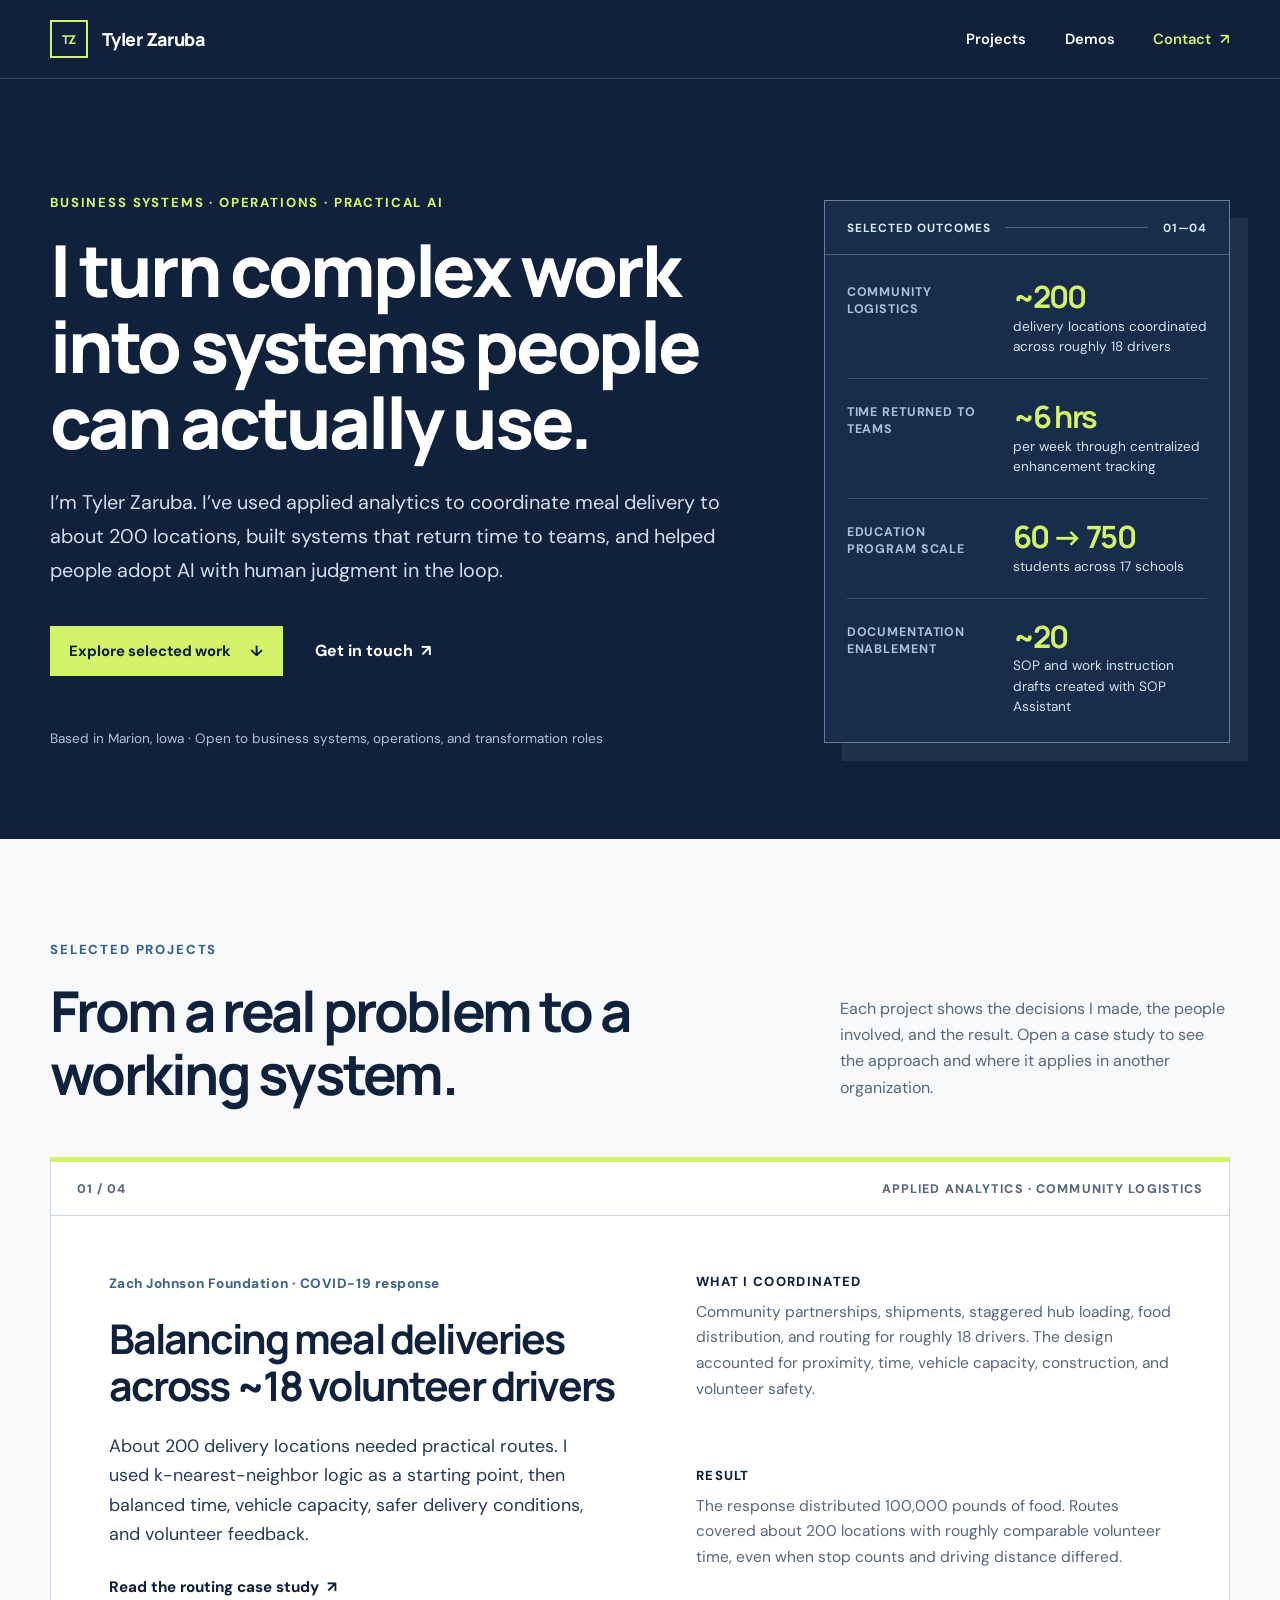
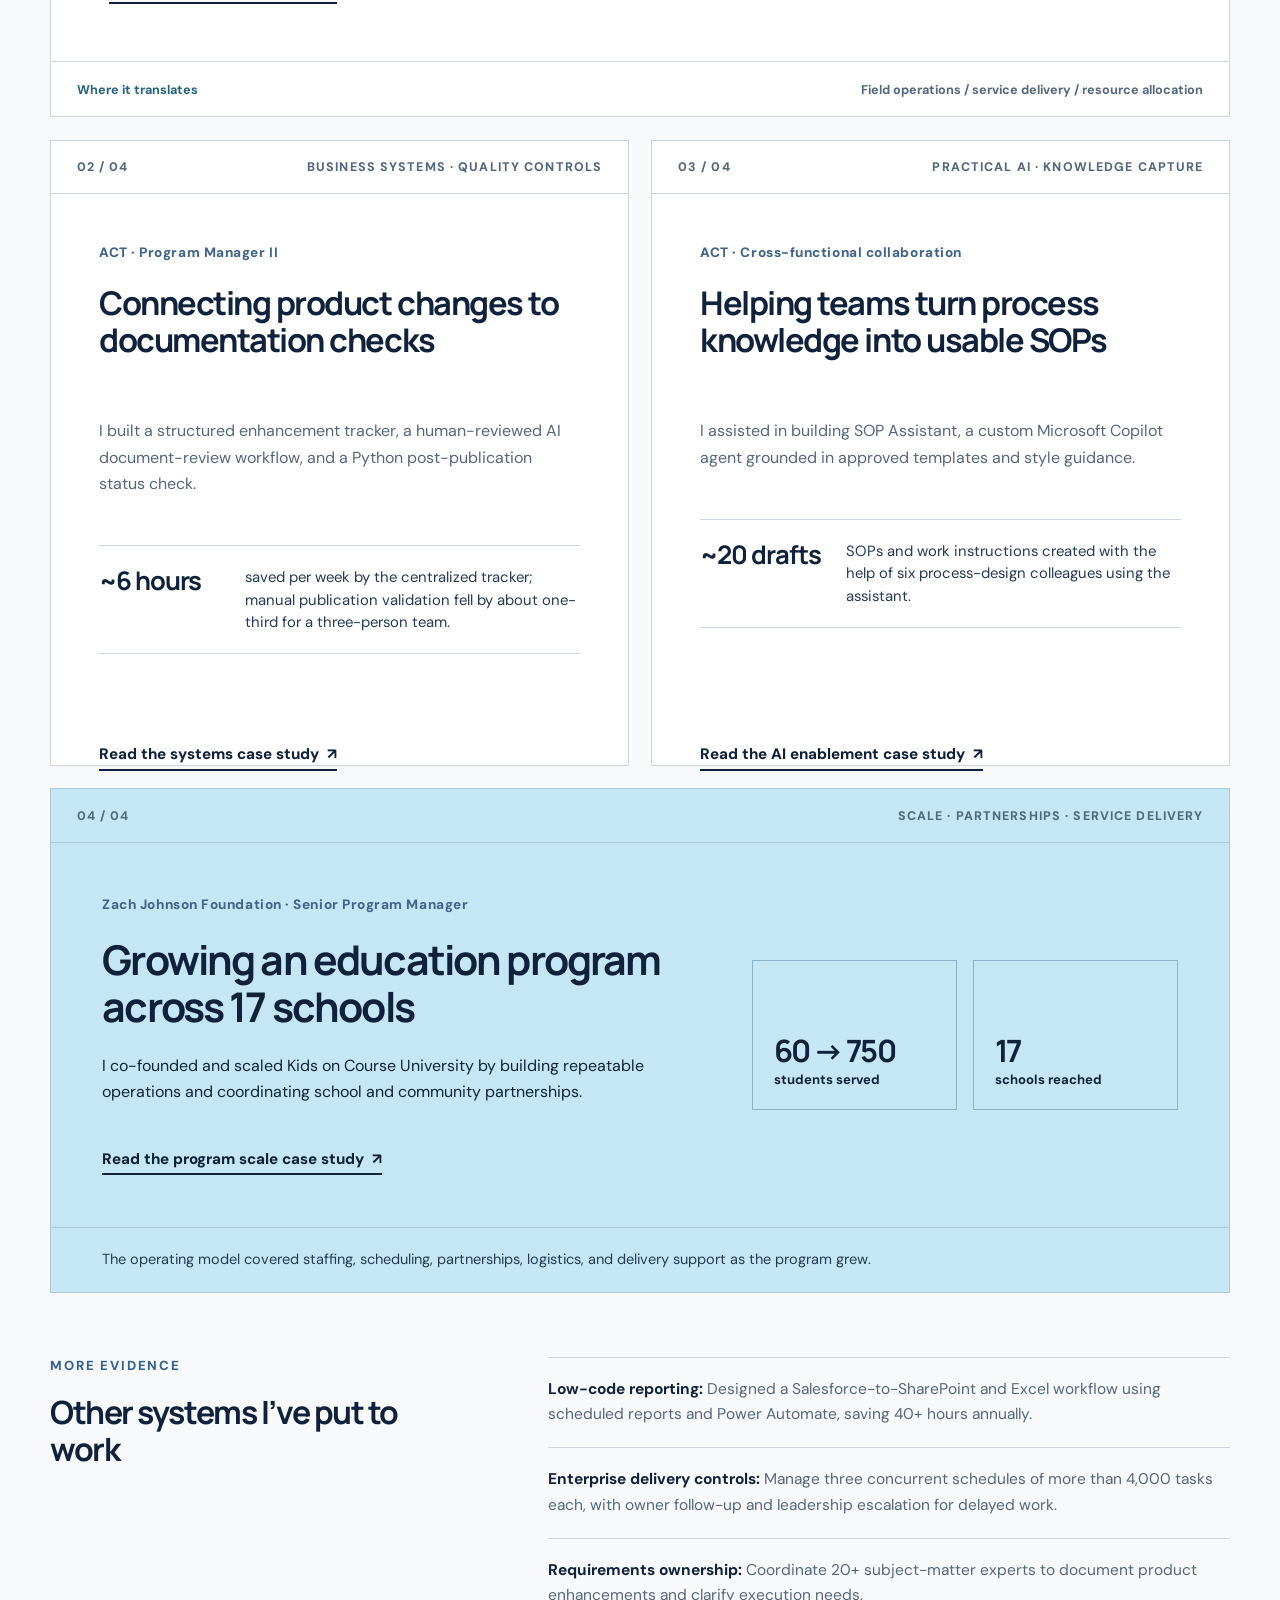
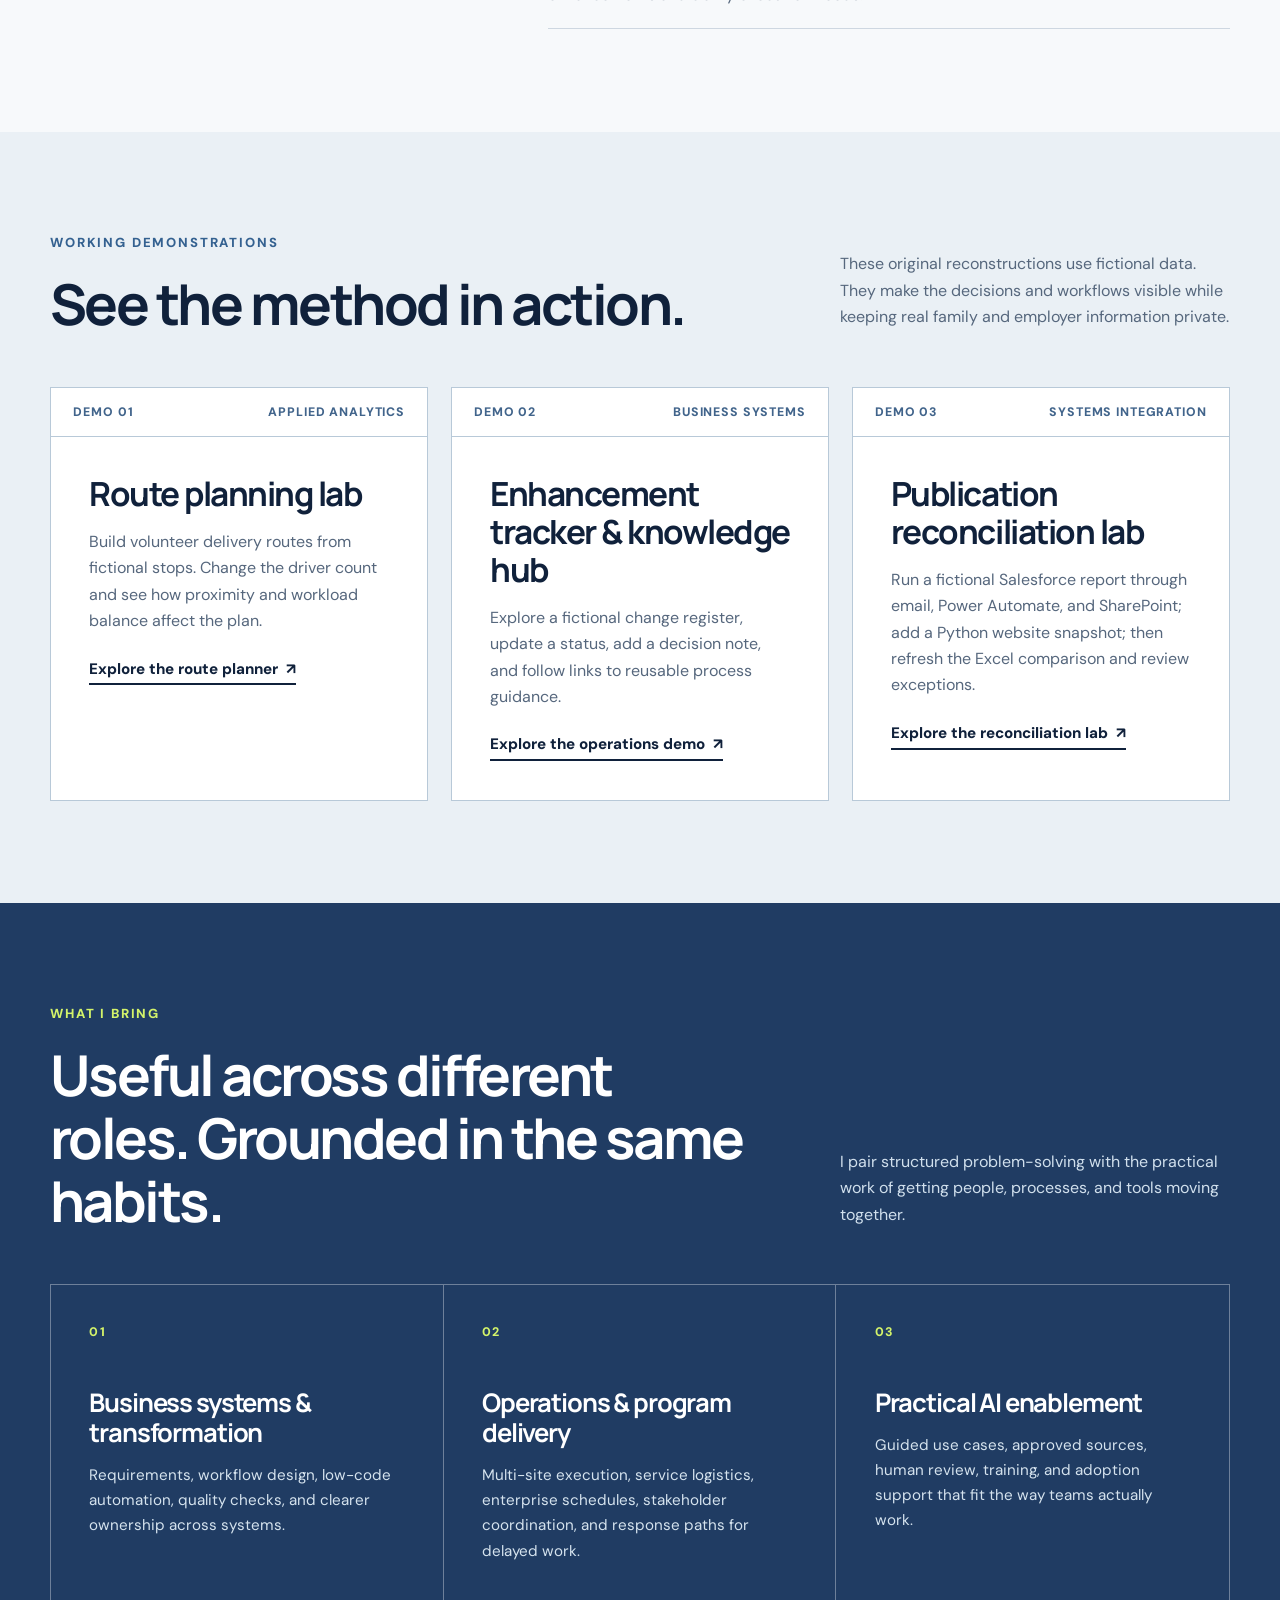
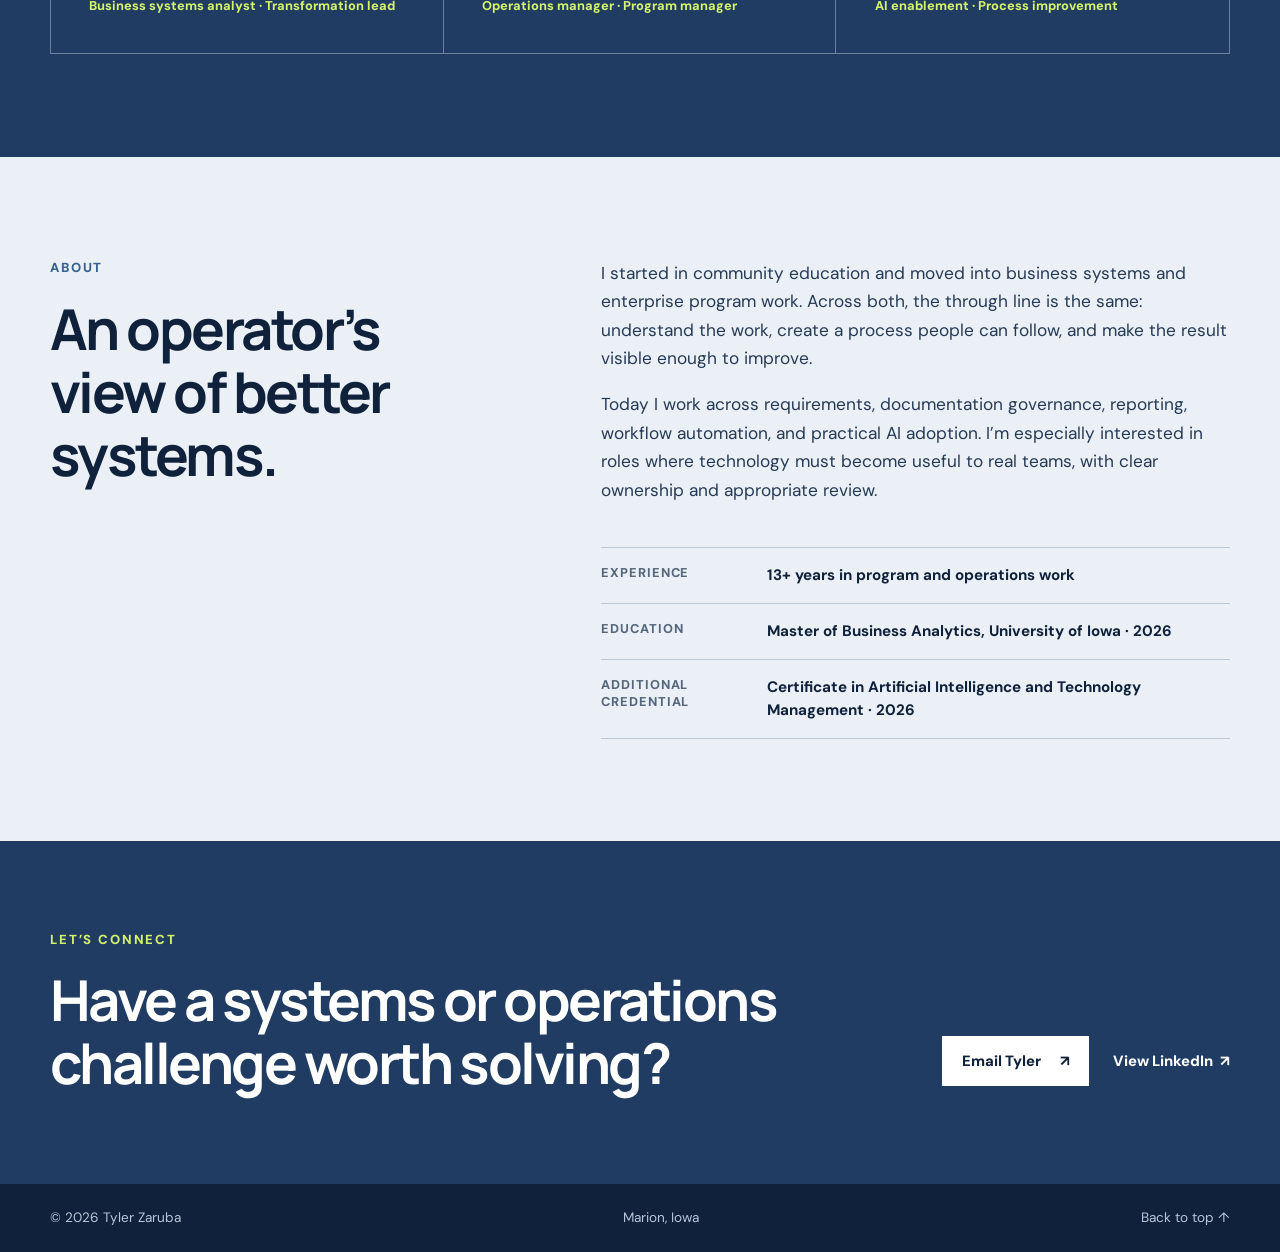
<file: index.html>
<!doctype html>
<html lang="en">
  <head>
    <meta charset="utf-8" />
    <meta name="viewport" content="width=device-width, initial-scale=1" />
    <meta name="theme-color" content="#10213b" />
    <meta name="description" content="Explore Tyler Zaruba’s work in community logistics, business systems, and practical AI, with fictional interactive reconstructions of the methods." />
    <link rel="canonical" href="https://tzarubadata.github.io/" />
    <meta property="og:type" content="website" />
    <meta property="og:title" content="Tyler Zaruba | Business systems & operations" />
    <meta property="og:description" content="Selected work in community logistics, business systems, documentation operations, and practical AI adoption." />
    <meta property="og:url" content="https://tzarubadata.github.io/" />
    <title>Tyler Zaruba | Business systems & operations</title>
    <link rel="icon" type="image/svg+xml" href="favicon.svg" />
    <link rel="stylesheet" href="styles.css" />
  </head>
  <body>
    <a class="skip-link" href="#main">Skip to content</a>
    <header class="site-header">
      <div class="shell header-inner">
        <a class="wordmark" href="#top" aria-label="Tyler Zaruba, back to top"><span class="mark" aria-hidden="true">TZ</span><span>Tyler Zaruba</span></a>
        <nav aria-label="Main navigation">
          <a href="#work">Projects</a>
          <a href="#demos">Demos</a>
          <a class="nav-contact" href="#contact">Contact <span aria-hidden="true">↗</span></a>
        </nav>
      </div>
    </header>

    <main id="main">
      <section class="hero" id="top" aria-labelledby="hero-title">
        <div class="shell hero-grid">
          <div class="hero-copy">
            <p class="eyebrow">Business systems · Operations · Practical AI</p>
            <h1 id="hero-title">I turn complex work into systems people can actually use.</h1>
            <p class="hero-lede">I’m Tyler Zaruba. I’ve used applied analytics to coordinate meal delivery to about 200 locations, built systems that return time to teams, and helped people adopt AI with human judgment in the loop.</p>
            <div class="hero-actions">
              <a class="button button-primary" href="#work">Explore selected work <span aria-hidden="true">↓</span></a>
              <a class="text-link" href="mailto:zaruba.tyler@gmail.com">Get in touch <span aria-hidden="true">↗</span></a>
            </div>
            <p class="hero-location">Based in Marion, Iowa · Open to business systems, operations, and transformation roles</p>
          </div>
          <aside class="impact-panel" aria-label="Selected outcomes">
            <div class="panel-head"><span>Selected outcomes</span><span class="panel-line" aria-hidden="true"></span><span>01—04</span></div>
            <dl>
              <div class="impact-item"><dt>Community logistics</dt><dd><strong>~200</strong><span>delivery locations coordinated across roughly 18 drivers</span></dd></div>
              <div class="impact-item"><dt>Time returned to teams</dt><dd><strong>~6 hrs</strong><span>per week through centralized enhancement tracking</span></dd></div>
              <div class="impact-item"><dt>Education program scale</dt><dd><strong>60 → 750</strong><span>students across 17 schools</span></dd></div>
              <div class="impact-item"><dt>Documentation enablement</dt><dd><strong>~20</strong><span>SOP and work instruction drafts created with SOP Assistant</span></dd></div>
            </dl>
          </aside>
        </div>
      </section>

      <section class="work-section section-pad" id="work" aria-labelledby="work-title">
        <div class="shell">
          <div class="section-heading">
            <div><p class="eyebrow">Selected projects</p><h2 id="work-title">From a real problem to a working system.</h2></div>
            <p>Each project shows the decisions I made, the people involved, and the result. Open a case study to see the approach and where it applies in another organization.</p>
          </div>

          <article class="case-study case-feature case-routing" aria-labelledby="case-1-title">
            <div class="case-index"><span>01 / 04</span><span>Applied analytics · Community logistics</span></div>
            <div class="case-body">
              <div class="case-lead">
                <p class="case-kicker">Zach Johnson Foundation · COVID-19 response</p>
                <h3 id="case-1-title">Balancing meal deliveries across ~18 volunteer drivers</h3>
                <p class="case-summary">About 200 delivery locations needed practical routes. I used k-nearest-neighbor logic as a starting point, then balanced time, vehicle capacity, safer delivery conditions, and volunteer feedback.</p>
                <a class="case-link" href="projects/meal-delivery-routing.html">Read the routing case study <span aria-hidden="true">↗</span></a>
              </div>
              <div class="case-detail">
                <div><h4>What I coordinated</h4><p>Community partnerships, shipments, staggered hub loading, food distribution, and routing for roughly 18 drivers. The design accounted for proximity, time, vehicle capacity, construction, and volunteer safety.</p></div>
                <div><h4>Result</h4><p>The response distributed 100,000 pounds of food. Routes covered about 200 locations with roughly comparable volunteer time, even when stop counts and driving distance differed.</p></div>
              </div>
            </div>
            <div class="case-bottom"><span>Where it translates</span><span>Field operations / service delivery / resource allocation</span></div>
          </article>

          <div class="case-grid">
            <article class="case-study" aria-labelledby="case-2-title">
              <div class="case-index"><span>02 / 04</span><span>Business systems · Quality controls</span></div>
              <div class="case-stack">
                <p class="case-kicker">ACT · Program Manager II</p>
                <h3 id="case-2-title">Connecting product changes to documentation checks</h3>
                <p>I built a structured enhancement tracker, a human-reviewed AI document-review workflow, and a Python post-publication status check.</p>
                <div class="case-result"><strong>~6 hours</strong><span>saved per week by the centralized tracker; manual publication validation fell by about one-third for a three-person team.</span></div>
                <a class="case-link" href="projects/documentation-lifecycle.html">Read the systems case study <span aria-hidden="true">↗</span></a>
              </div>
            </article>

            <article class="case-study" aria-labelledby="case-3-title">
              <div class="case-index"><span>03 / 04</span><span>Practical AI · Knowledge capture</span></div>
              <div class="case-stack">
                <p class="case-kicker">ACT · Cross-functional collaboration</p>
                <h3 id="case-3-title">Helping teams turn process knowledge into usable SOPs</h3>
                <p>I assisted in building SOP Assistant, a custom Microsoft Copilot agent grounded in approved templates and style guidance.</p>
                <div class="case-result"><strong>~20 drafts</strong><span>SOPs and work instructions created with the help of six process-design colleagues using the assistant.</span></div>
                <a class="case-link" href="projects/sop-assistant.html">Read the AI enablement case study <span aria-hidden="true">↗</span></a>
              </div>
            </article>
          </div>

          <article class="case-study case-community" aria-labelledby="case-4-title">
            <div class="case-index"><span>04 / 04</span><span>Scale · Partnerships · Service delivery</span></div>
            <div class="community-grid">
              <div><p class="case-kicker">Zach Johnson Foundation · Senior Program Manager</p><h3 id="case-4-title">Growing an education program across 17 schools</h3><p>I co-founded and scaled Kids on Course University by building repeatable operations and coordinating school and community partnerships.</p><a class="case-link" href="projects/education-scale.html">Read the program scale case study <span aria-hidden="true">↗</span></a></div>
              <div class="community-metrics"><div><strong>60 → 750</strong><span>students served</span></div><div><strong>17</strong><span>schools reached</span></div></div>
            </div>
            <p class="community-footnote">The operating model covered staffing, scheduling, partnerships, logistics, and delivery support as the program grew.</p>
          </article>

          <div class="more-evidence" aria-labelledby="evidence-title">
            <div><p class="eyebrow">More evidence</p><h3 id="evidence-title">Other systems I’ve put to work</h3></div>
            <div class="evidence-list">
              <p><strong>Low-code reporting:</strong> Designed a Salesforce-to-SharePoint and Excel workflow using scheduled reports and Power Automate, saving 40+ hours annually.</p>
              <p><strong>Enterprise delivery controls:</strong> Manage three concurrent schedules of more than 4,000 tasks each, with owner follow-up and leadership escalation for delayed work.</p>
              <p><strong>Requirements ownership:</strong> Coordinate 20+ subject-matter experts to document product enhancements and clarify execution needs.</p>
            </div>
          </div>
        </div>
      </section>

      <section class="demos-section section-pad" id="demos" aria-labelledby="demos-title"><div class="shell"><div class="section-heading"><div><p class="eyebrow">Working demonstrations</p><h2 id="demos-title">See the method in action.</h2></div><p>These original reconstructions use fictional data. They make the decisions and workflows visible while keeping real family and employer information private.</p></div><div class="demo-card-grid"><article class="demo-card"><div class="demo-card-top"><span>Demo 01</span><span>Applied analytics</span></div><div class="demo-card-body"><h3>Route planning lab</h3><p>Build volunteer delivery routes from fictional stops. Change the driver count and see how proximity and workload balance affect the plan.</p><a class="case-link" href="demos/route-lab.html">Explore the route planner <span aria-hidden="true">↗</span></a></div></article><article class="demo-card"><div class="demo-card-top"><span>Demo 02</span><span>Business systems</span></div><div class="demo-card-body"><h3>Enhancement tracker & knowledge hub</h3><p>Explore a fictional change register, update a status, add a decision note, and follow links to reusable process guidance.</p><a class="case-link" href="demos/operations-system.html">Explore the operations demo <span aria-hidden="true">↗</span></a></div></article><article class="demo-card"><div class="demo-card-top"><span>Demo 03</span><span>Systems integration</span></div><div class="demo-card-body"><h3>Publication reconciliation lab</h3><p>Run a fictional Salesforce report through email, Power Automate, and SharePoint; add a Python website snapshot; then refresh the Excel comparison and review exceptions.</p><a class="case-link" href="demos/report-reconciliation.html">Explore the reconciliation lab <span aria-hidden="true">↗</span></a></div></article></div></div></section>

      <section class="fit-section section-pad" id="fit" aria-labelledby="fit-title">
        <div class="shell">
          <div class="section-heading"><div><p class="eyebrow">What I bring</p><h2 id="fit-title">Useful across different roles. Grounded in the same habits.</h2></div><p>I pair structured problem-solving with the practical work of getting people, processes, and tools moving together.</p></div>
          <div class="fit-grid">
            <div><span class="fit-number">01</span><h3>Business systems & transformation</h3><p>Requirements, workflow design, low-code automation, quality checks, and clearer ownership across systems.</p><span>Business systems analyst · Transformation lead</span></div>
            <div><span class="fit-number">02</span><h3>Operations & program delivery</h3><p>Multi-site execution, service logistics, enterprise schedules, stakeholder coordination, and response paths for delayed work.</p><span>Operations manager · Program manager</span></div>
            <div><span class="fit-number">03</span><h3>Practical AI enablement</h3><p>Guided use cases, approved sources, human review, training, and adoption support that fit the way teams actually work.</p><span>AI enablement · Process improvement</span></div>
          </div>
        </div>
      </section>

      <section class="about-section section-pad" id="about" aria-labelledby="about-title">
        <div class="shell about-grid">
          <div><p class="eyebrow">About</p><h2 id="about-title">An operator’s view of better systems.</h2></div>
          <div class="about-copy"><p>I started in community education and moved into business systems and enterprise program work. Across both, the through line is the same: understand the work, create a process people can follow, and make the result visible enough to improve.</p><p>Today I work across requirements, documentation governance, reporting, workflow automation, and practical AI adoption. I’m especially interested in roles where technology must become useful to real teams, with clear ownership and appropriate review.</p><div class="about-meta"><div><span>Experience</span><strong>13+ years in program and operations work</strong></div><div><span>Education</span><strong>Master of Business Analytics, University of Iowa · 2026</strong></div><div><span>Additional credential</span><strong>Certificate in Artificial Intelligence and Technology Management · 2026</strong></div></div></div>
        </div>
      </section>

      <section class="contact-section" id="contact" aria-labelledby="contact-title">
        <div class="shell contact-grid"><div><p class="eyebrow">Let’s connect</p><h2 id="contact-title">Have a systems or operations challenge worth solving?</h2></div><div class="contact-actions"><a class="button button-light" href="mailto:zaruba.tyler@gmail.com">Email Tyler <span aria-hidden="true">↗</span></a><a class="contact-link" href="https://www.linkedin.com/in/tyler-zaruba-b400301a1/" target="_blank" rel="noopener noreferrer">View LinkedIn <span aria-hidden="true">↗</span></a></div></div>
      </section>
    </main>

    <footer class="site-footer"><div class="shell footer-inner"><span>© <span id="year">2026</span> Tyler Zaruba</span><span>Marion, Iowa</span><a href="#top">Back to top ↑</a></div></footer>
    <script>document.getElementById('year').textContent = new Date().getFullYear();</script>
  </body>
</html>
</file>
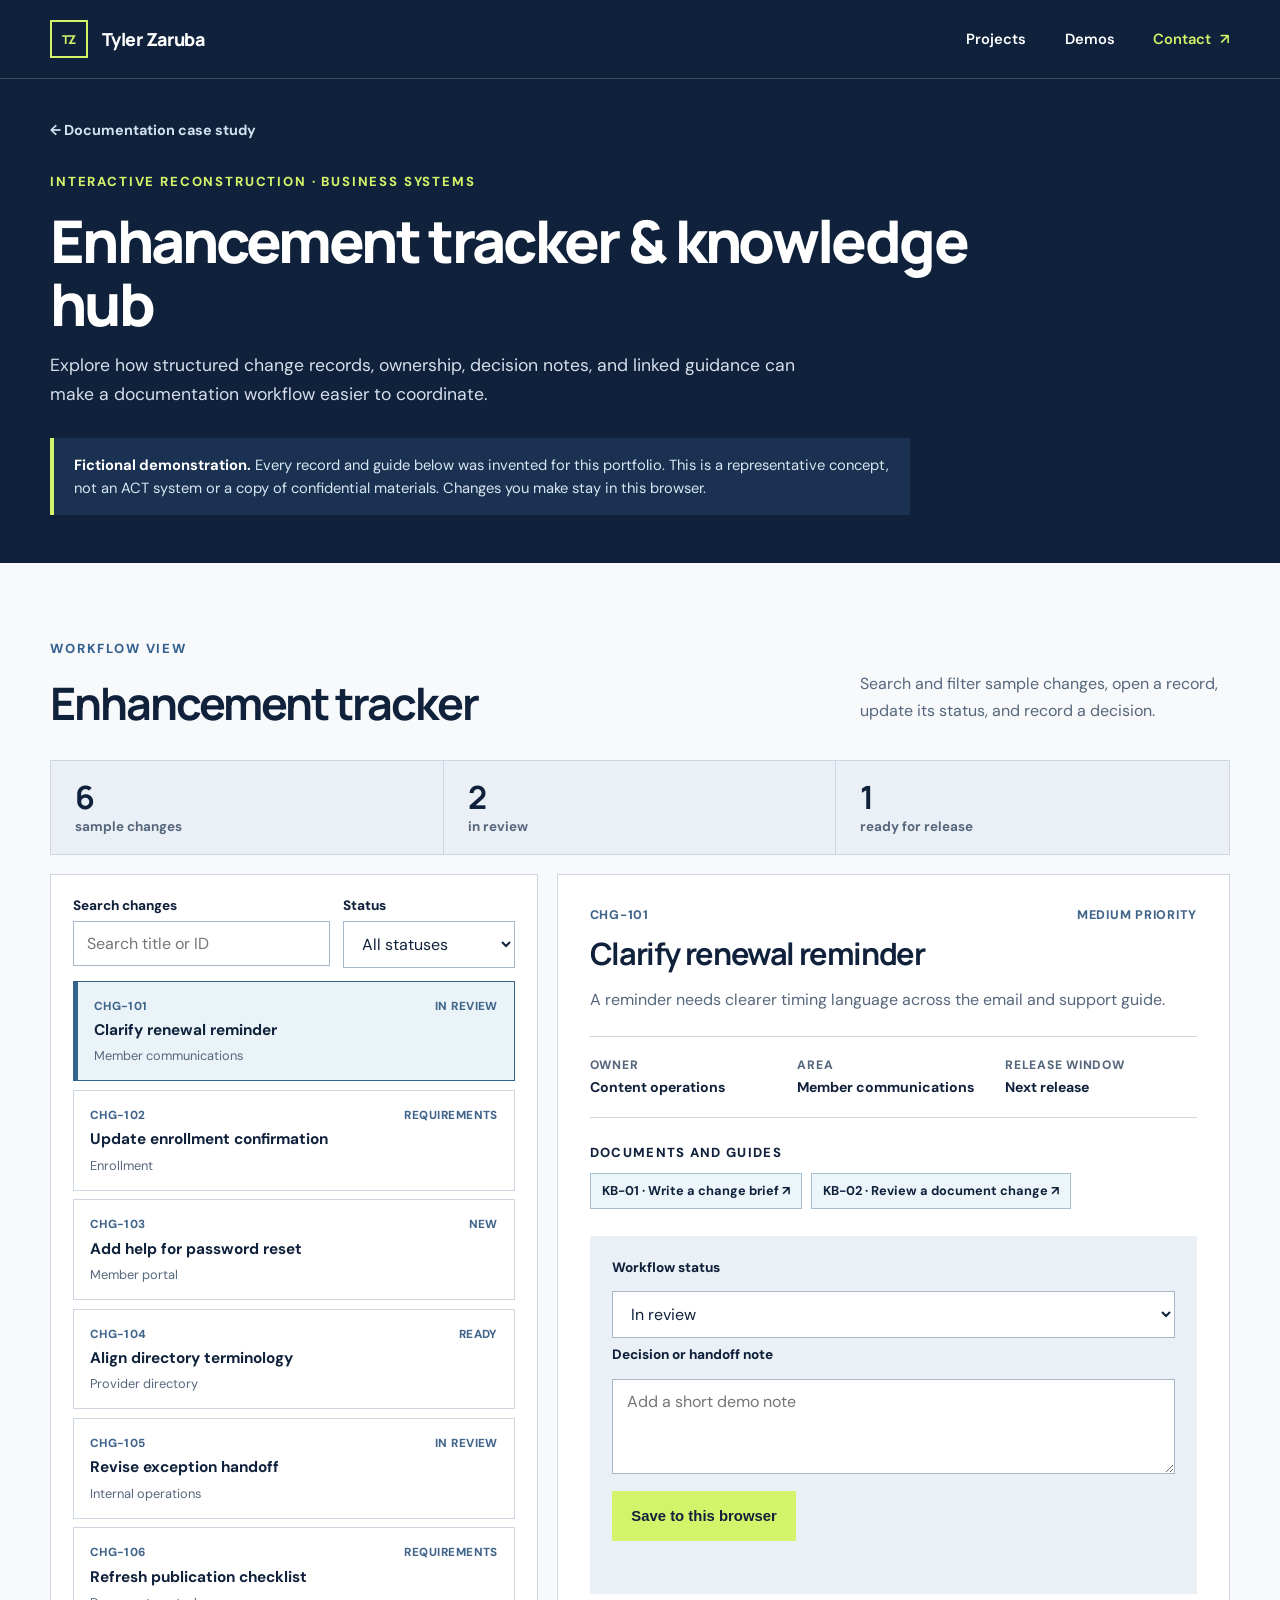
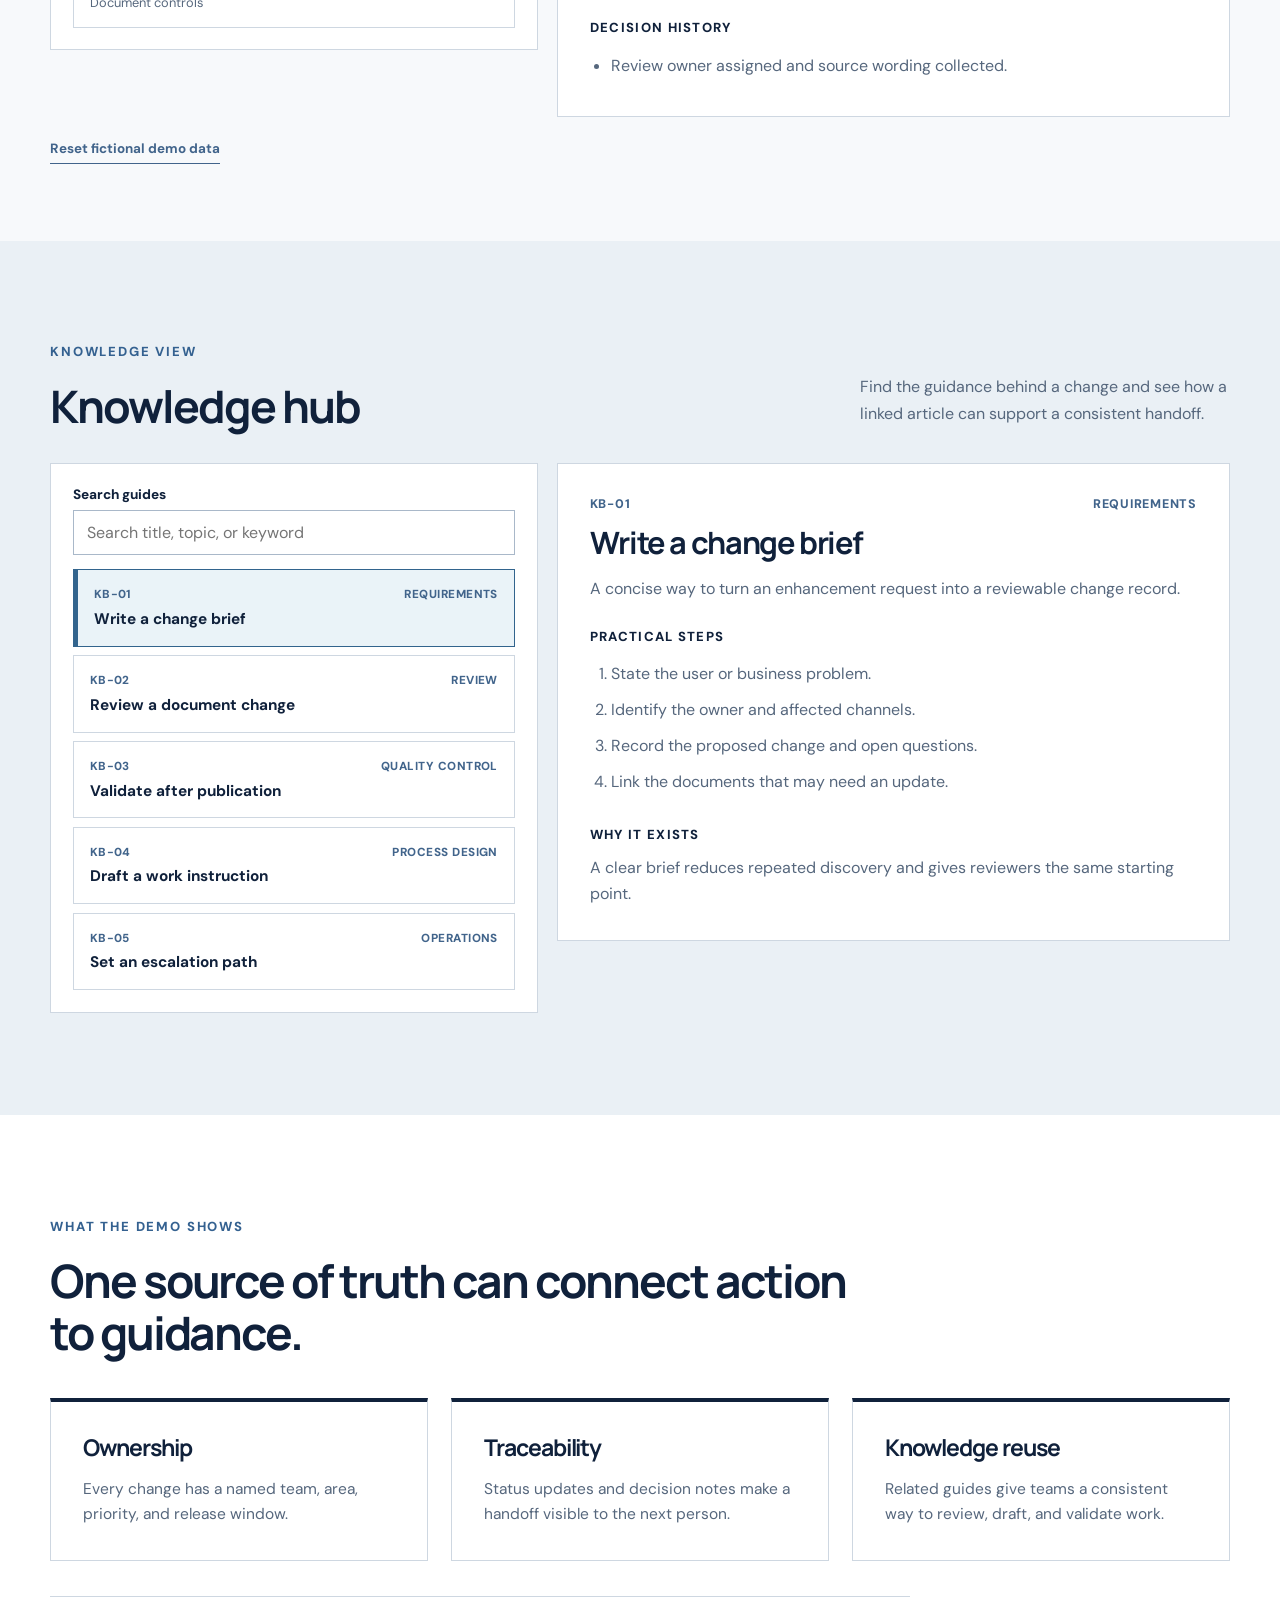
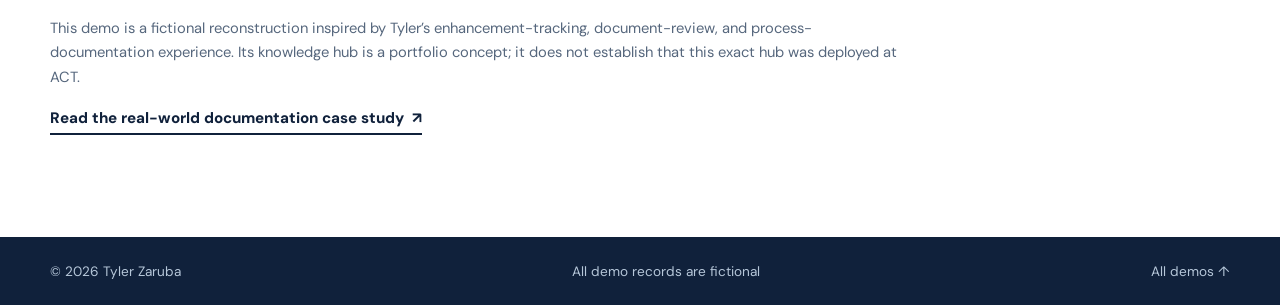
<file: demos/operations-system.html>
<!doctype html>
<html lang="en">
  <head>
    <meta charset="utf-8" />
    <meta name="viewport" content="width=device-width, initial-scale=1" />
    <meta name="theme-color" content="#10213b" />
    <meta name="description" content="Explore a fictional enhancement tracker and knowledge hub inspired by Tyler Zaruba’s business systems and documentation work." />
    <link rel="canonical" href="https://tzarubadata.github.io/demos/operations-system.html" />
    <title>Operations system demo | Tyler Zaruba</title>
    <link rel="icon" type="image/svg+xml" href="../favicon.svg" />
    <link rel="stylesheet" href="../styles.css" />
    <link rel="stylesheet" href="demo.css" />
    <script src="operations-system.js" defer></script>
  </head>
  <body>
    <a class="skip-link" href="#main">Skip to content</a>
    <header class="site-header"><div class="shell header-inner"><a class="wordmark" href="../index.html" aria-label="Tyler Zaruba, home"><span class="mark" aria-hidden="true">TZ</span><span>Tyler Zaruba</span></a><nav aria-label="Main navigation"><a href="../index.html#work">Projects</a><a href="../index.html#demos">Demos</a><a class="nav-contact" href="../index.html#contact">Contact <span aria-hidden="true">↗</span></a></nav></div></header>
    <main id="main">
      <section class="demo-intro"><div class="shell"><a class="back-link" href="../projects/documentation-lifecycle.html">← Documentation case study</a><p class="eyebrow">Interactive reconstruction · Business systems</p><h1>Enhancement tracker & knowledge hub</h1><p>Explore how structured change records, ownership, decision notes, and linked guidance can make a documentation workflow easier to coordinate.</p><div class="demo-disclosure"><strong>Fictional demonstration.</strong> Every record and guide below was invented for this portfolio. This is a representative concept, not an ACT system or a copy of confidential materials. Changes you make stay in this browser.</div></div></section>

      <section class="demo-workspace" id="tracker" aria-labelledby="tracker-title"><div class="shell"><div class="demo-workspace-heading"><div><p class="eyebrow">Workflow view</p><h2 id="tracker-title">Enhancement tracker</h2></div><p>Search and filter sample changes, open a record, update its status, and record a decision.</p></div><div class="demo-stat-grid"><div><strong id="stat-total">0</strong><span>sample changes</span></div><div><strong id="stat-review">0</strong><span>in review</span></div><div><strong id="stat-ready">0</strong><span>ready for release</span></div></div><div class="system-layout"><div class="system-list-panel"><div class="system-filter-row"><div><label for="change-search">Search changes</label><input id="change-search" type="search" placeholder="Search title or ID" autocomplete="off" /></div><div><label for="status-filter">Status</label><select id="status-filter"><option value="all">All statuses</option><option value="New">New</option><option value="Requirements">Requirements</option><option value="In review">In review</option><option value="Ready">Ready</option></select></div></div><div id="change-list" class="record-list" aria-label="Sample enhancements"></div><p id="change-empty" class="empty-message" hidden>No changes match those filters.</p></div><article class="system-detail-panel" aria-labelledby="change-title"><div class="detail-topline"><span id="change-id">CHG-101</span><span id="change-priority">Priority</span></div><h3 id="change-title">Select a change</h3><p id="change-summary"></p><dl class="detail-facts"><div><dt>Owner</dt><dd id="change-owner"></dd></div><div><dt>Area</dt><dd id="change-area"></dd></div><div><dt>Release window</dt><dd id="change-release"></dd></div></dl><div class="detail-block"><h4>Documents and guides</h4><div id="linked-guides" class="linked-guides"></div></div><form id="change-form" class="detail-form"><label for="change-status">Workflow status</label><select id="change-status"><option>New</option><option>Requirements</option><option>In review</option><option>Ready</option></select><label for="decision-note">Decision or handoff note</label><textarea id="decision-note" rows="3" maxlength="300" placeholder="Add a short demo note"></textarea><button class="button button-primary" type="submit">Save to this browser</button><p id="save-message" class="form-message" role="status"></p></form><div class="detail-block"><h4>Decision history</h4><ul id="decision-history" class="decision-history"></ul></div></article></div><button id="reset-demo" class="reset-demo" type="button">Reset fictional demo data</button></div></section>

      <section class="hub-section section-pad" id="hub" aria-labelledby="hub-title"><div class="shell"><div class="demo-workspace-heading"><div><p class="eyebrow">Knowledge view</p><h2 id="hub-title">Knowledge hub</h2></div><p>Find the guidance behind a change and see how a linked article can support a consistent handoff.</p></div><div class="system-layout hub-layout"><div class="system-list-panel"><label for="guide-search">Search guides</label><input id="guide-search" type="search" placeholder="Search title, topic, or keyword" autocomplete="off" /><div id="guide-list" class="record-list" aria-label="Sample knowledge guides"></div><p id="guide-empty" class="empty-message" hidden>No guides match that search.</p></div><article class="system-detail-panel" aria-labelledby="guide-title"><div class="detail-topline"><span id="guide-id">KB-01</span><span id="guide-topic">Topic</span></div><h3 id="guide-title">Select a guide</h3><p id="guide-summary"></p><div class="detail-block"><h4>Practical steps</h4><ol id="guide-steps" class="guide-steps"></ol></div><div class="detail-block"><h4>Why it exists</h4><p id="guide-purpose"></p></div></article></div></div></section>

      <section class="demo-method section-pad"><div class="shell"><p class="eyebrow">What the demo shows</p><h2>One source of truth can connect action to guidance.</h2><div class="transfer-grid"><div><h3>Ownership</h3><p>Every change has a named team, area, priority, and release window.</p></div><div><h3>Traceability</h3><p>Status updates and decision notes make a handoff visible to the next person.</p></div><div><h3>Knowledge reuse</h3><p>Related guides give teams a consistent way to review, draft, and validate work.</p></div></div><p class="method-footnote">This demo is a fictional reconstruction inspired by Tyler’s enhancement-tracking, document-review, and process-documentation experience. Its knowledge hub is a portfolio concept; it does not establish that this exact hub was deployed at ACT.</p><a class="case-link" href="../projects/documentation-lifecycle.html">Read the real-world documentation case study <span aria-hidden="true">↗</span></a></div></section>
    </main>
    <footer class="site-footer"><div class="shell footer-inner"><span>© <span id="year">2026</span> Tyler Zaruba</span><span>All demo records are fictional</span><a href="../index.html#demos">All demos ↑</a></div></footer>
    <script>document.getElementById('year').textContent = new Date().getFullYear();</script>
  </body>
</html>
</file>
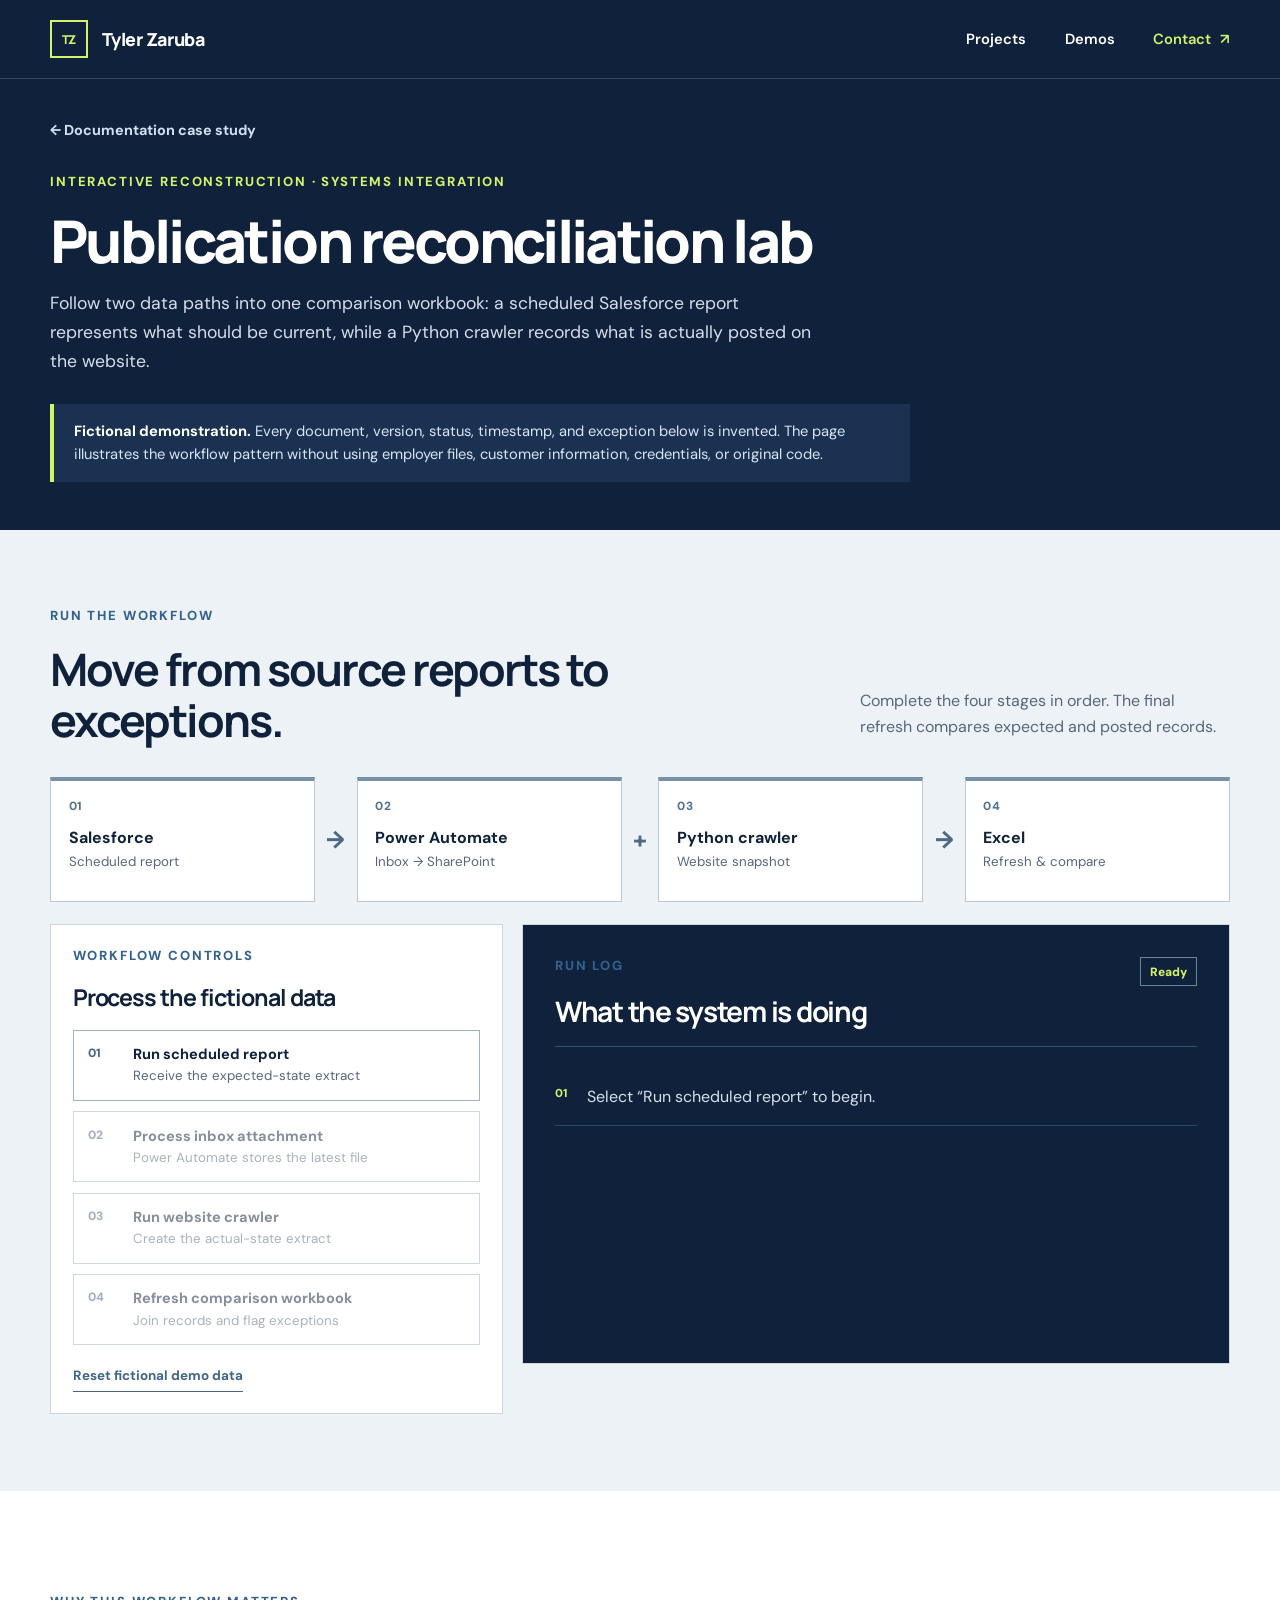
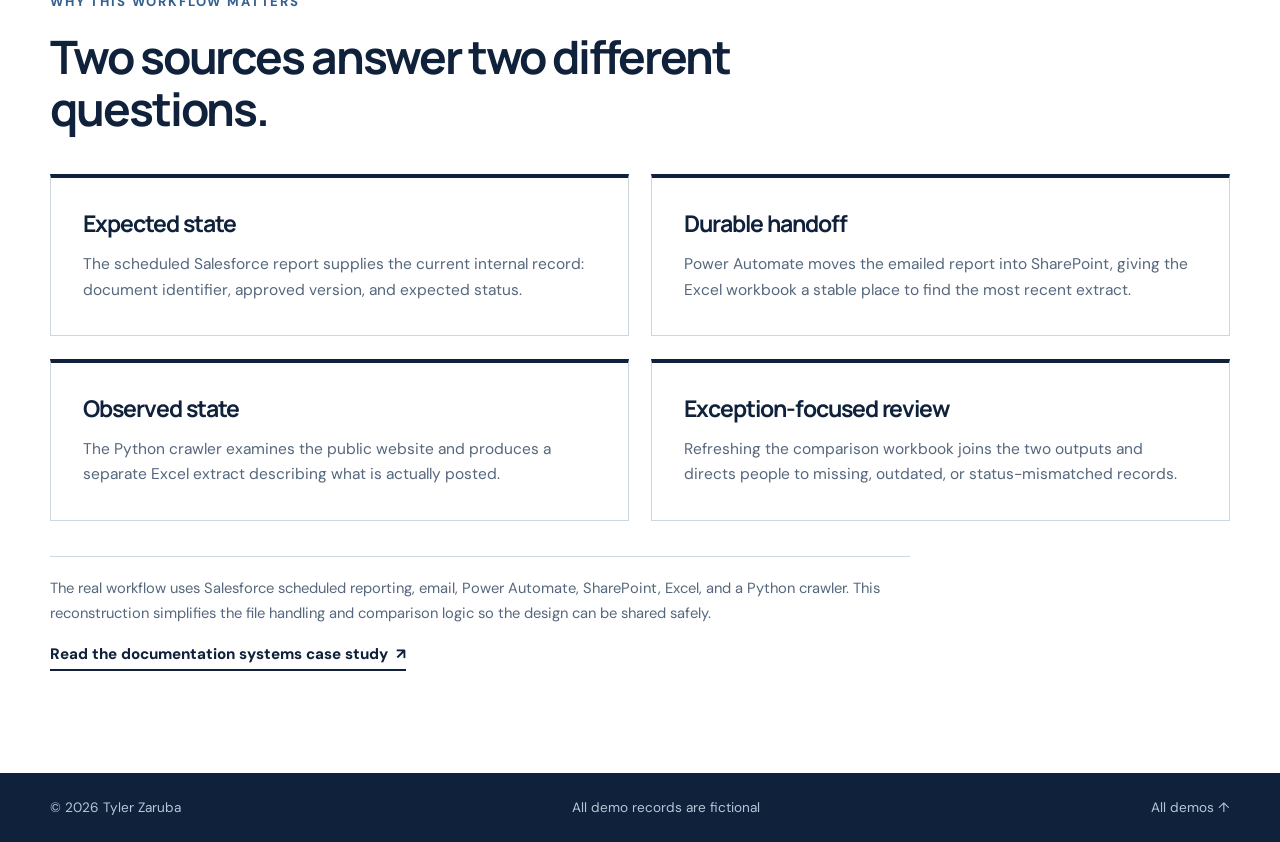
<file: demos/report-reconciliation.html>
<!doctype html>
<html lang="en">
  <head>
    <meta charset="utf-8" />
    <meta name="viewport" content="width=device-width, initial-scale=1" />
    <meta name="theme-color" content="#10213b" />
    <meta name="description" content="Explore a fictional reconstruction of Tyler Zaruba’s Salesforce, Power Automate, SharePoint, Python, and Excel document-status workflow." />
    <link rel="canonical" href="https://tzarubadata.github.io/demos/report-reconciliation.html" />
    <title>Publication reconciliation lab | Tyler Zaruba</title>
    <link rel="icon" type="image/svg+xml" href="../favicon.svg" />
    <link rel="stylesheet" href="../styles.css" />
    <link rel="stylesheet" href="demo.css" />
    <script src="report-reconciliation.js" defer></script>
  </head>
  <body>
    <a class="skip-link" href="#main">Skip to content</a>
    <header class="site-header"><div class="shell header-inner"><a class="wordmark" href="../index.html" aria-label="Tyler Zaruba, home"><span class="mark" aria-hidden="true">TZ</span><span>Tyler Zaruba</span></a><nav aria-label="Main navigation"><a href="../index.html#work">Projects</a><a href="../index.html#demos">Demos</a><a class="nav-contact" href="../index.html#contact">Contact <span aria-hidden="true">↗</span></a></nav></div></header>

    <main id="main">
      <section class="demo-intro"><div class="shell"><a class="back-link" href="../projects/documentation-lifecycle.html">← Documentation case study</a><p class="eyebrow">Interactive reconstruction · Systems integration</p><h1>Publication reconciliation lab</h1><p>Follow two data paths into one comparison workbook: a scheduled Salesforce report represents what should be current, while a Python crawler records what is actually posted on the website.</p><div class="demo-disclosure"><strong>Fictional demonstration.</strong> Every document, version, status, timestamp, and exception below is invented. The page illustrates the workflow pattern without using employer files, customer information, credentials, or original code.</div></div></section>

      <section class="demo-workspace reconciliation-workspace" aria-labelledby="workspace-title"><div class="shell"><div class="demo-workspace-heading"><div><p class="eyebrow">Run the workflow</p><h2 id="workspace-title">Move from source reports to exceptions.</h2></div><p>Complete the four stages in order. The final refresh compares expected and posted records.</p></div>
        <ol class="pipeline" aria-label="Reconciliation workflow">
          <li class="pipeline-step" id="stage-salesforce"><span>01</span><strong>Salesforce</strong><small>Scheduled report</small></li>
          <li class="pipeline-arrow" aria-hidden="true">→</li>
          <li class="pipeline-step" id="stage-sharepoint"><span>02</span><strong>Power Automate</strong><small>Inbox → SharePoint</small></li>
          <li class="pipeline-arrow" aria-hidden="true">+</li>
          <li class="pipeline-step" id="stage-crawler"><span>03</span><strong>Python crawler</strong><small>Website snapshot</small></li>
          <li class="pipeline-arrow" aria-hidden="true">→</li>
          <li class="pipeline-step" id="stage-excel"><span>04</span><strong>Excel</strong><small>Refresh & compare</small></li>
        </ol>

        <div class="reconciliation-layout">
          <section class="workflow-controls" aria-labelledby="controls-title"><p class="eyebrow">Workflow controls</p><h3 id="controls-title">Process the fictional data</h3><button class="workflow-button" id="run-salesforce" type="button"><span>01</span><span><strong>Run scheduled report</strong><small>Receive the expected-state extract</small></span></button><button class="workflow-button" id="run-sharepoint" type="button" disabled><span>02</span><span><strong>Process inbox attachment</strong><small>Power Automate stores the latest file</small></span></button><button class="workflow-button" id="run-crawler" type="button" disabled><span>03</span><span><strong>Run website crawler</strong><small>Create the actual-state extract</small></span></button><button class="workflow-button" id="run-excel" type="button" disabled><span>04</span><span><strong>Refresh comparison workbook</strong><small>Join records and flag exceptions</small></span></button><button class="reset-demo" id="reset-reconciliation" type="button">Reset fictional demo data</button></section>

          <section class="workflow-console" aria-labelledby="console-title"><div class="workflow-console-head"><div><p class="eyebrow">Run log</p><h3 id="console-title">What the system is doing</h3></div><span id="workflow-state">Ready</span></div><ol id="workflow-log" aria-live="polite"><li>Select “Run scheduled report” to begin.</li></ol></section>
        </div>

        <section class="comparison-panel" id="comparison-panel" aria-labelledby="comparison-title" hidden><div class="comparison-heading"><div><p class="eyebrow">Excel comparison view</p><h3 id="comparison-title">Expected versus actually posted</h3></div><label for="comparison-filter">Show<select id="comparison-filter"><option value="all">All records</option><option value="exception">Exceptions only</option><option value="match">Matches only</option></select></label></div><div class="demo-stat-grid"><div><strong id="expected-count">0</strong><span>expected records</span></div><div><strong id="posted-count">0</strong><span>posted records found</span></div><div><strong id="exception-count">0</strong><span>exceptions to review</span></div></div><div class="comparison-table-wrap"><table><thead><tr><th scope="col">Document</th><th scope="col">Salesforce: should be current</th><th scope="col">Crawler: actually posted</th><th scope="col">Comparison</th><th scope="col">Next action</th></tr></thead><tbody id="comparison-rows"></tbody></table></div><p class="comparison-note">The workbook identifies possible discrepancies for human review. It does not decide whether a publication is correct or update the website automatically.</p></section>
      </div></section>

      <section class="demo-method section-pad"><div class="shell"><p class="eyebrow">Why this workflow matters</p><h2>Two sources answer two different questions.</h2><div class="transfer-grid constraint-grid"><div><h3>Expected state</h3><p>The scheduled Salesforce report supplies the current internal record: document identifier, approved version, and expected status.</p></div><div><h3>Durable handoff</h3><p>Power Automate moves the emailed report into SharePoint, giving the Excel workbook a stable place to find the most recent extract.</p></div><div><h3>Observed state</h3><p>The Python crawler examines the public website and produces a separate Excel extract describing what is actually posted.</p></div><div><h3>Exception-focused review</h3><p>Refreshing the comparison workbook joins the two outputs and directs people to missing, outdated, or status-mismatched records.</p></div></div><p class="method-footnote">The real workflow uses Salesforce scheduled reporting, email, Power Automate, SharePoint, Excel, and a Python crawler. This reconstruction simplifies the file handling and comparison logic so the design can be shared safely.</p><a class="case-link" href="../projects/documentation-lifecycle.html">Read the documentation systems case study <span aria-hidden="true">↗</span></a></div></section>
    </main>

    <footer class="site-footer"><div class="shell footer-inner"><span>© <span id="year">2026</span> Tyler Zaruba</span><span>All demo records are fictional</span><a href="../index.html#demos">All demos ↑</a></div></footer>
    <script>document.getElementById('year').textContent = new Date().getFullYear();</script>
  </body>
</html>
</file>
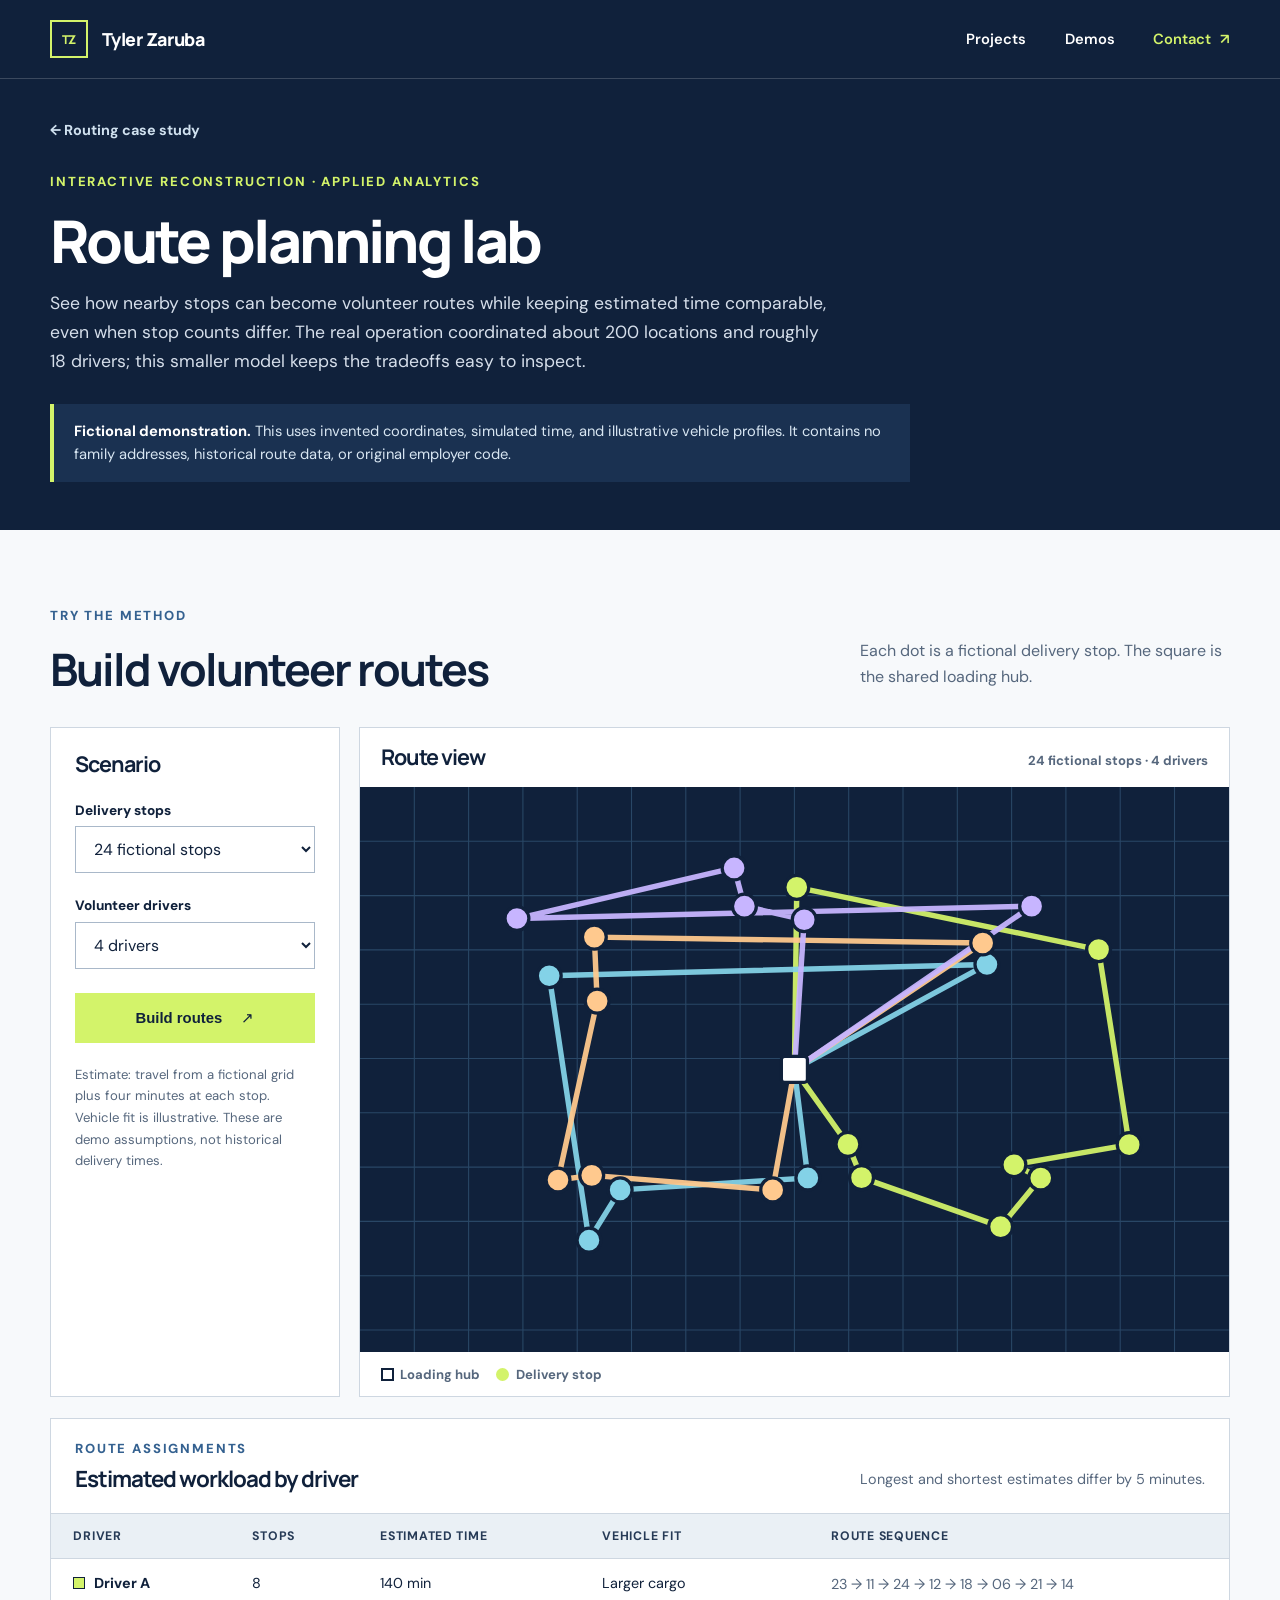
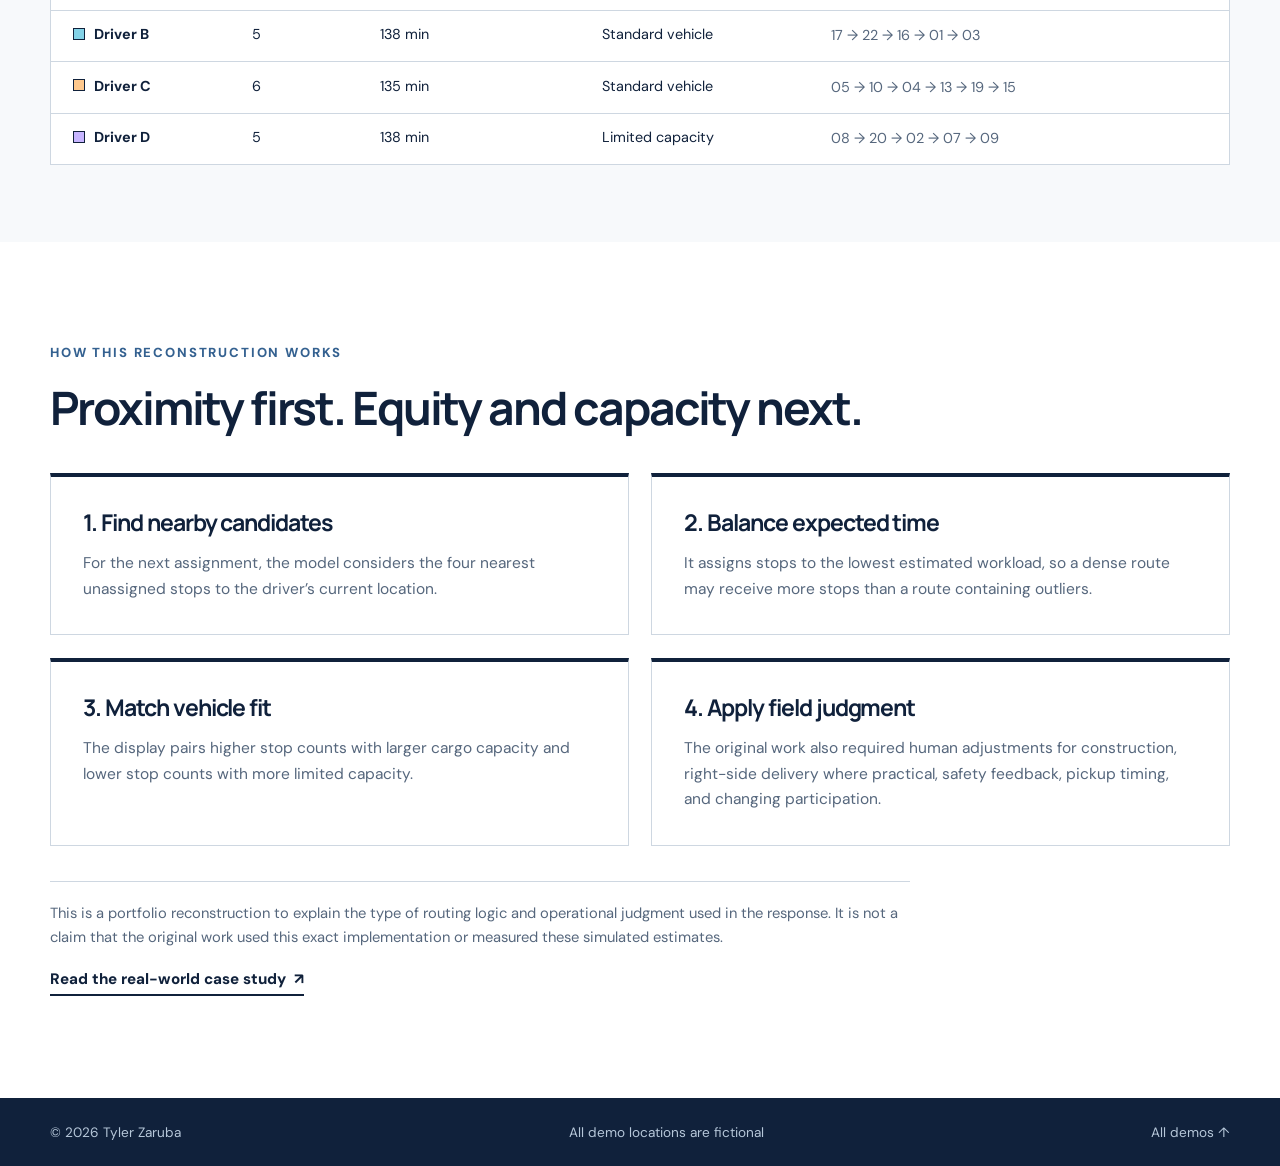
<file: demos/route-lab.html>
<!doctype html>
<html lang="en">
  <head>
    <meta charset="utf-8" />
    <meta name="viewport" content="width=device-width, initial-scale=1" />
    <meta name="theme-color" content="#10213b" />
    <meta name="description" content="Explore a fictional reconstruction of Tyler Zaruba’s proximity-based volunteer meal delivery routing approach." />
    <link rel="canonical" href="https://tzarubadata.github.io/demos/route-lab.html" />
    <title>Route planning lab | Tyler Zaruba</title>
    <link rel="icon" type="image/svg+xml" href="../favicon.svg" />
    <link rel="stylesheet" href="../styles.css" />
    <link rel="stylesheet" href="demo.css" />
    <script src="route-lab.js" defer></script>
  </head>
  <body>
    <a class="skip-link" href="#main">Skip to content</a>
    <header class="site-header"><div class="shell header-inner"><a class="wordmark" href="../index.html" aria-label="Tyler Zaruba, home"><span class="mark" aria-hidden="true">TZ</span><span>Tyler Zaruba</span></a><nav aria-label="Main navigation"><a href="../index.html#work">Projects</a><a href="../index.html#demos">Demos</a><a class="nav-contact" href="../index.html#contact">Contact <span aria-hidden="true">↗</span></a></nav></div></header>
    <main id="main">
      <section class="demo-intro"><div class="shell"><a class="back-link" href="../projects/meal-delivery-routing.html">← Routing case study</a><p class="eyebrow">Interactive reconstruction · Applied analytics</p><h1>Route planning lab</h1><p>See how nearby stops can become volunteer routes while keeping estimated time comparable, even when stop counts differ. The real operation coordinated about 200 locations and roughly 18 drivers; this smaller model keeps the tradeoffs easy to inspect.</p><div class="demo-disclosure"><strong>Fictional demonstration.</strong> This uses invented coordinates, simulated time, and illustrative vehicle profiles. It contains no family addresses, historical route data, or original employer code.</div></div></section>

      <section class="demo-workspace" aria-labelledby="workspace-title"><div class="shell"><div class="demo-workspace-heading"><div><p class="eyebrow">Try the method</p><h2 id="workspace-title">Build volunteer routes</h2></div><p>Each dot is a fictional delivery stop. The square is the shared loading hub.</p></div><div class="route-layout"><form class="demo-control-panel" id="route-form"><h3>Scenario</h3><label for="delivery-count">Delivery stops</label><select id="delivery-count" name="delivery-count"><option value="18">18 fictional stops</option><option value="24" selected>24 fictional stops</option><option value="30">30 fictional stops</option><option value="36">36 fictional stops</option></select><label for="driver-count">Volunteer drivers</label><select id="driver-count" name="driver-count"><option value="3">3 drivers</option><option value="4" selected>4 drivers</option><option value="5">5 drivers</option><option value="6">6 drivers</option></select><button class="button button-primary" type="submit">Build routes <span aria-hidden="true">↗</span></button><p>Estimate: travel from a fictional grid plus four minutes at each stop. Vehicle fit is illustrative. These are demo assumptions, not historical delivery times.</p></form><div class="route-map-panel"><div class="route-map-head"><h3>Route view</h3><span id="map-count">24 stops · 4 drivers</span></div><svg id="route-map" viewBox="0 0 800 520" role="img" aria-labelledby="map-title map-desc"><title id="map-title">Fictional volunteer delivery routes</title><desc id="map-desc">Colored lines show route assignments from a central loading hub to fictional delivery stops and back.</desc></svg><div class="map-legend"><span><i class="depot-swatch" aria-hidden="true"></i> Loading hub</span><span><i class="stop-swatch" aria-hidden="true"></i> Delivery stop</span></div></div></div><div class="route-results"><div class="route-results-heading"><div><p class="eyebrow">Route assignments</p><h3>Estimated workload by driver</h3></div><p id="route-spread" aria-live="polite"></p></div><div class="route-table-wrap"><table><thead><tr><th scope="col">Driver</th><th scope="col">Stops</th><th scope="col">Estimated time</th><th scope="col">Vehicle fit</th><th scope="col">Route sequence</th></tr></thead><tbody id="route-rows"></tbody></table></div></div></div></section>

      <section class="demo-method section-pad"><div class="shell"><p class="eyebrow">How this reconstruction works</p><h2>Proximity first. Equity and capacity next.</h2><div class="transfer-grid constraint-grid"><div><h3>1. Find nearby candidates</h3><p>For the next assignment, the model considers the four nearest unassigned stops to the driver’s current location.</p></div><div><h3>2. Balance expected time</h3><p>It assigns stops to the lowest estimated workload, so a dense route may receive more stops than a route containing outliers.</p></div><div><h3>3. Match vehicle fit</h3><p>The display pairs higher stop counts with larger cargo capacity and lower stop counts with more limited capacity.</p></div><div><h3>4. Apply field judgment</h3><p>The original work also required human adjustments for construction, right-side delivery where practical, safety feedback, pickup timing, and changing participation.</p></div></div><p class="method-footnote">This is a portfolio reconstruction to explain the type of routing logic and operational judgment used in the response. It is not a claim that the original work used this exact implementation or measured these simulated estimates.</p><a class="case-link" href="../projects/meal-delivery-routing.html">Read the real-world case study <span aria-hidden="true">↗</span></a></div></section>
    </main>
    <footer class="site-footer"><div class="shell footer-inner"><span>© <span id="year">2026</span> Tyler Zaruba</span><span>All demo locations are fictional</span><a href="../index.html#demos">All demos ↑</a></div></footer>
    <script>document.getElementById('year').textContent = new Date().getFullYear();</script>
  </body>
</html>
</file>
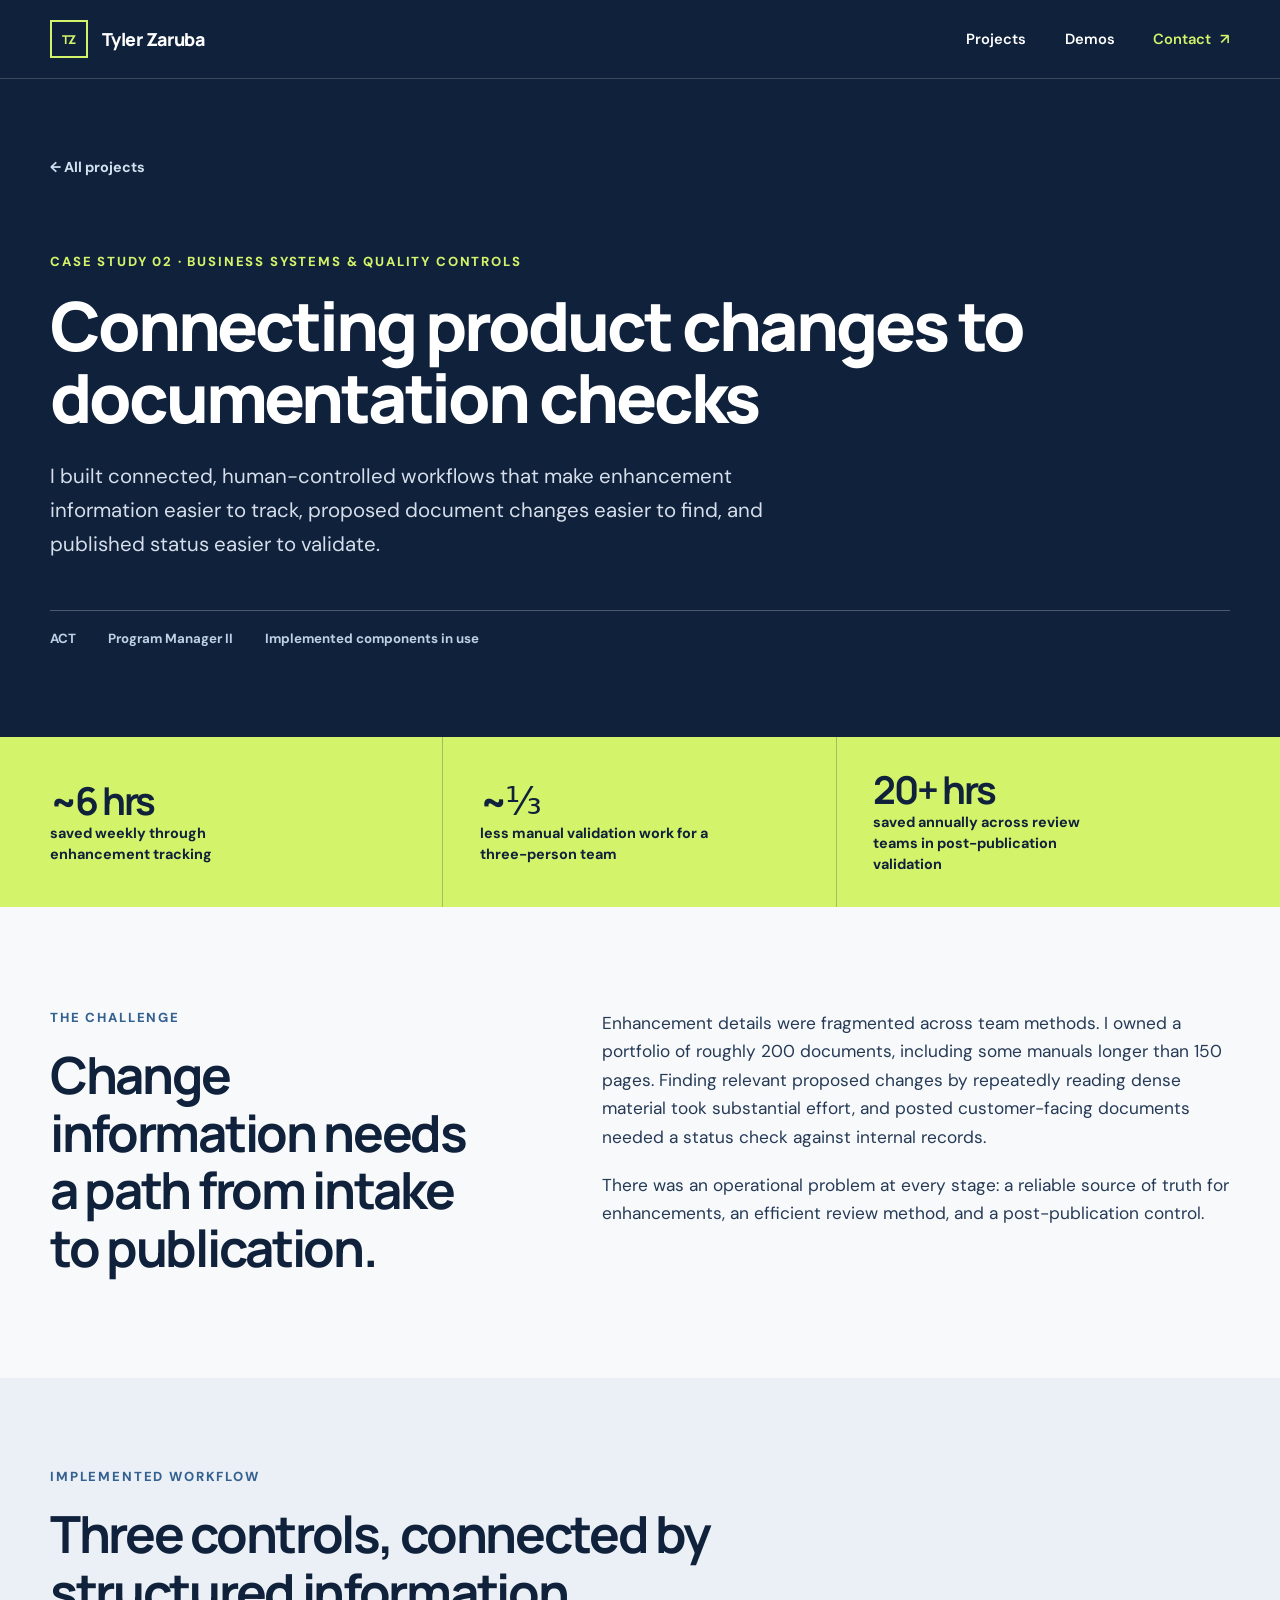
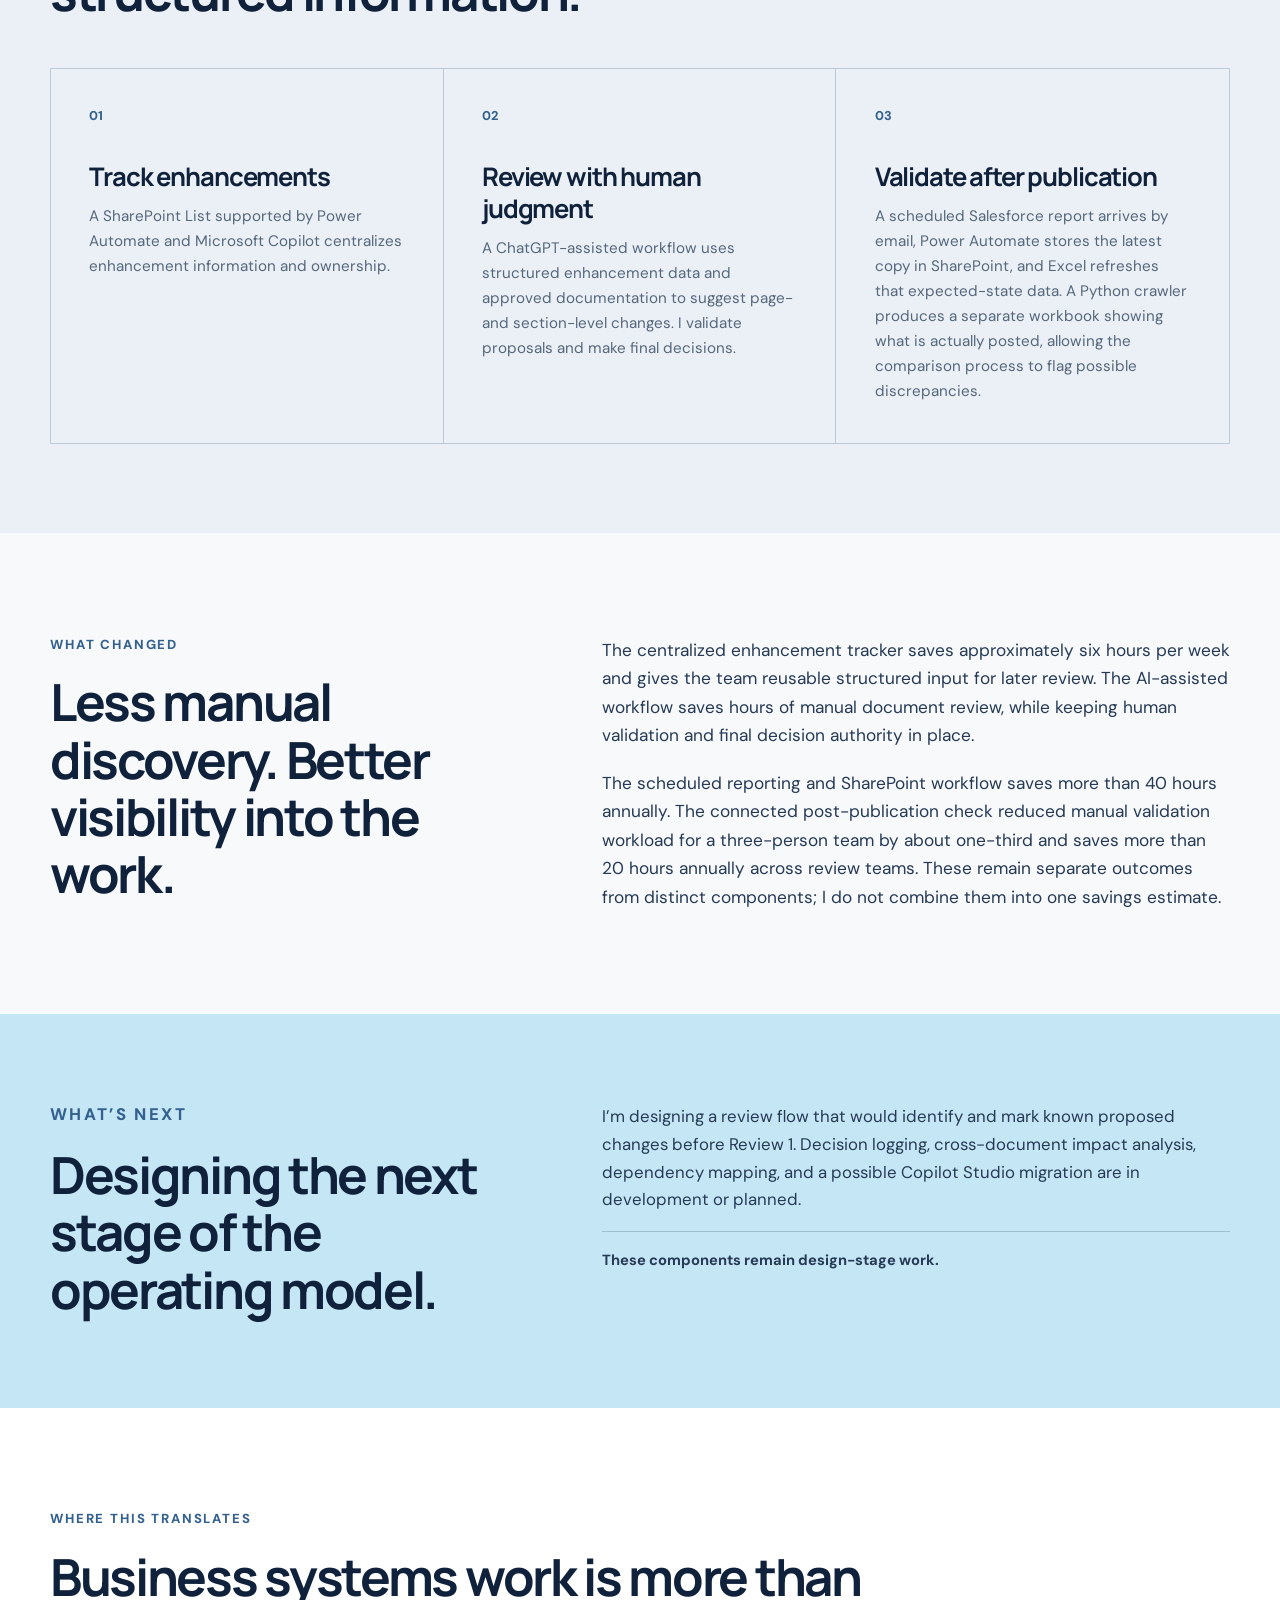
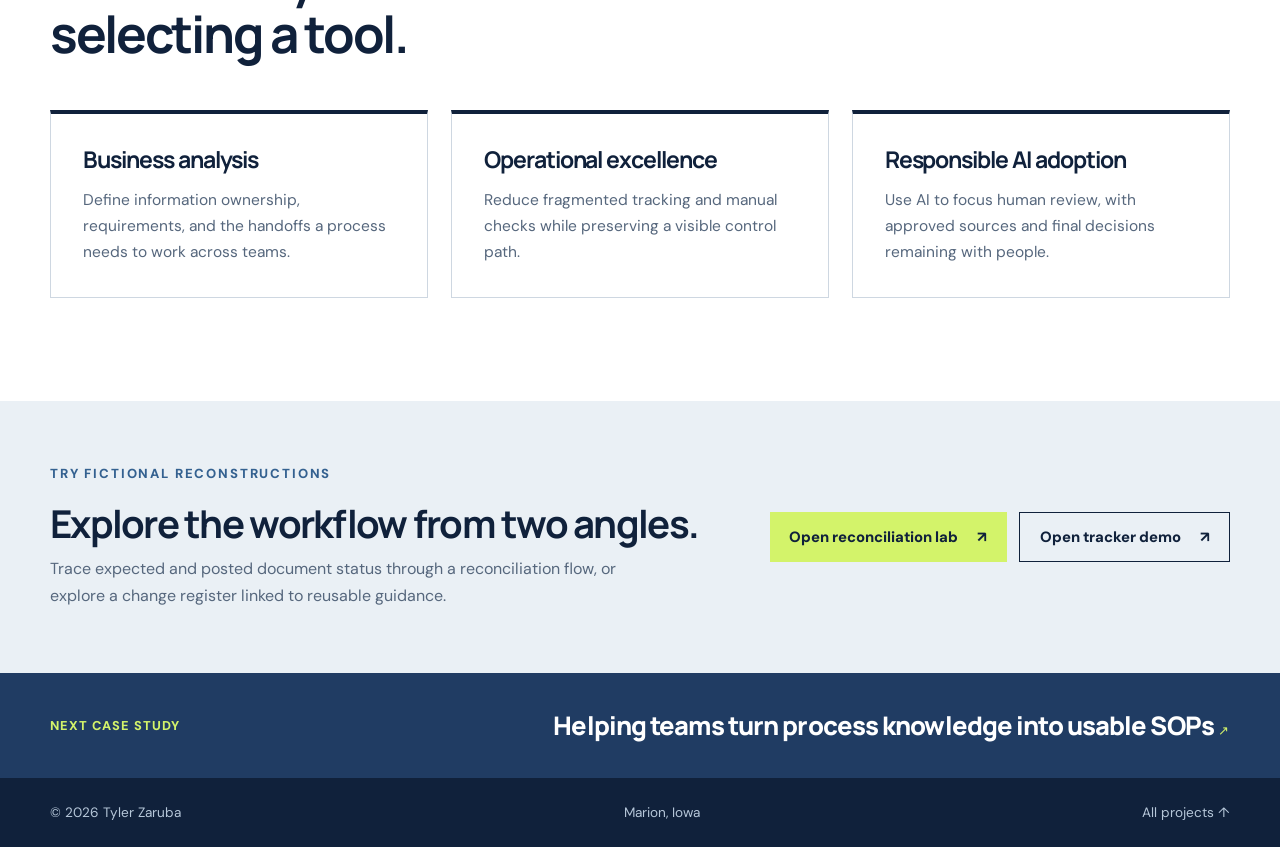
<file: projects/documentation-lifecycle.html>
<!doctype html>
<html lang="en">
  <head>
    <meta charset="utf-8" />
    <meta name="viewport" content="width=device-width, initial-scale=1" />
    <meta name="theme-color" content="#10213b" />
    <meta name="description" content="How Tyler Zaruba connected enhancement tracking, human-reviewed AI document analysis, and post-publication validation at ACT." />
    <link rel="canonical" href="https://tzarubadata.github.io/projects/documentation-lifecycle.html" />
    <meta property="og:type" content="article" />
    <meta property="og:title" content="Documentation lifecycle systems | Tyler Zaruba" />
    <meta property="og:description" content="Connecting enhancement tracking, human-reviewed AI analysis, and post-publication validation." />
    <meta property="og:url" content="https://tzarubadata.github.io/projects/documentation-lifecycle.html" />
    <title>Documentation lifecycle systems | Tyler Zaruba</title>
    <link rel="icon" type="image/svg+xml" href="../favicon.svg" />
    <link rel="stylesheet" href="../styles.css" />
  </head>
  <body>
    <a class="skip-link" href="#main">Skip to content</a>
    <header class="site-header"><div class="shell header-inner"><a class="wordmark" href="../index.html" aria-label="Tyler Zaruba, home"><span class="mark" aria-hidden="true">TZ</span><span>Tyler Zaruba</span></a><nav aria-label="Main navigation"><a href="../index.html#work">Projects</a><a href="../index.html#demos">Demos</a><a class="nav-contact" href="../index.html#contact">Contact <span aria-hidden="true">↗</span></a></nav></div></header>
    <main id="main">
      <section class="project-hero" aria-labelledby="project-title"><div class="shell"><a class="back-link" href="../index.html#work">← All projects</a><p class="eyebrow">Case study 02 · Business systems & quality controls</p><h1 id="project-title">Connecting product changes to documentation checks</h1><p class="project-lede">I built connected, human-controlled workflows that make enhancement information easier to track, proposed document changes easier to find, and published status easier to validate.</p><div class="project-meta"><span>ACT</span><span>Program Manager II</span><span>Implemented components in use</span></div></div></section>

      <section class="project-metrics" aria-label="Project outcomes"><div class="shell metric-grid"><div><strong>~6 hrs</strong><span>saved weekly through enhancement tracking</span></div><div><strong>~⅓</strong><span>less manual validation work for a three-person team</span></div><div><strong>20+ hrs</strong><span>saved annually across review teams in post-publication validation</span></div></div></section>

      <section class="project-section section-pad"><div class="shell story-grid"><div><p class="eyebrow">The challenge</p><h2>Change information needs a path from intake to publication.</h2></div><div class="story-copy"><p>Enhancement details were fragmented across team methods. I owned a portfolio of roughly 200 documents, including some manuals longer than 150 pages. Finding relevant proposed changes by repeatedly reading dense material took substantial effort, and posted customer-facing documents needed a status check against internal records.</p><p>There was an operational problem at every stage: a reliable source of truth for enhancements, an efficient review method, and a post-publication control.</p></div></div></section>

      <section class="flow-section"><div class="shell"><p class="eyebrow">Implemented workflow</p><h2>Three controls, connected by structured information.</h2><ol class="flow-list"><li><span>01</span><h3>Track enhancements</h3><p>A SharePoint List supported by Power Automate and Microsoft Copilot centralizes enhancement information and ownership.</p></li><li><span>02</span><h3>Review with human judgment</h3><p>A ChatGPT-assisted workflow uses structured enhancement data and approved documentation to suggest page- and section-level changes. I validate proposals and make final decisions.</p></li><li><span>03</span><h3>Validate after publication</h3><p>A scheduled Salesforce report arrives by email, Power Automate stores the latest copy in SharePoint, and Excel refreshes that expected-state data. A Python crawler produces a separate workbook showing what is actually posted, allowing the comparison process to flag possible discrepancies.</p></li></ol></div></section>

      <section class="project-section section-pad"><div class="shell story-grid"><div><p class="eyebrow">What changed</p><h2>Less manual discovery. Better visibility into the work.</h2></div><div class="story-copy"><p>The centralized enhancement tracker saves approximately six hours per week and gives the team reusable structured input for later review. The AI-assisted workflow saves hours of manual document review, while keeping human validation and final decision authority in place.</p><p>The scheduled reporting and SharePoint workflow saves more than 40 hours annually. The connected post-publication check reduced manual validation workload for a three-person team by about one-third and saves more than 20 hours annually across review teams. These remain separate outcomes from distinct components; I do not combine them into one savings estimate.</p></div></div></section>

      <section class="status-section"><div class="shell status-grid"><div><p class="eyebrow">What’s next</p><h2>Designing the next stage of the operating model.</h2></div><div><p>I’m designing a review flow that would identify and mark known proposed changes before Review 1. Decision logging, cross-document impact analysis, dependency mapping, and a possible Copilot Studio migration are in development or planned.</p><p class="status-note">These components remain design-stage work.</p></div></div></section>

      <section class="transfer-section section-pad"><div class="shell"><p class="eyebrow">Where this translates</p><h2>Business systems work is more than selecting a tool.</h2><div class="transfer-grid"><div><h3>Business analysis</h3><p>Define information ownership, requirements, and the handoffs a process needs to work across teams.</p></div><div><h3>Operational excellence</h3><p>Reduce fragmented tracking and manual checks while preserving a visible control path.</p></div><div><h3>Responsible AI adoption</h3><p>Use AI to focus human review, with approved sources and final decisions remaining with people.</p></div></div></div></section>

      <section class="project-demo-link"><div class="shell"><div><p class="eyebrow">Try fictional reconstructions</p><h2>Explore the workflow from two angles.</h2><p>Trace expected and posted document status through a reconciliation flow, or explore a change register linked to reusable guidance.</p></div><div class="project-demo-actions"><a class="button button-primary" href="../demos/report-reconciliation.html">Open reconciliation lab <span aria-hidden="true">↗</span></a><a class="button button-secondary" href="../demos/operations-system.html">Open tracker demo <span aria-hidden="true">↗</span></a></div></div></section>

      <section class="next-project"><div class="shell"><span>Next case study</span><a href="sop-assistant.html">Helping teams turn process knowledge into usable SOPs <span aria-hidden="true">↗</span></a></div></section>
    </main>
    <footer class="site-footer"><div class="shell footer-inner"><span>© <span id="year">2026</span> Tyler Zaruba</span><span>Marion, Iowa</span><a href="../index.html#work">All projects ↑</a></div></footer>
    <script>document.getElementById('year').textContent = new Date().getFullYear();</script>
  </body>
</html>
</file>
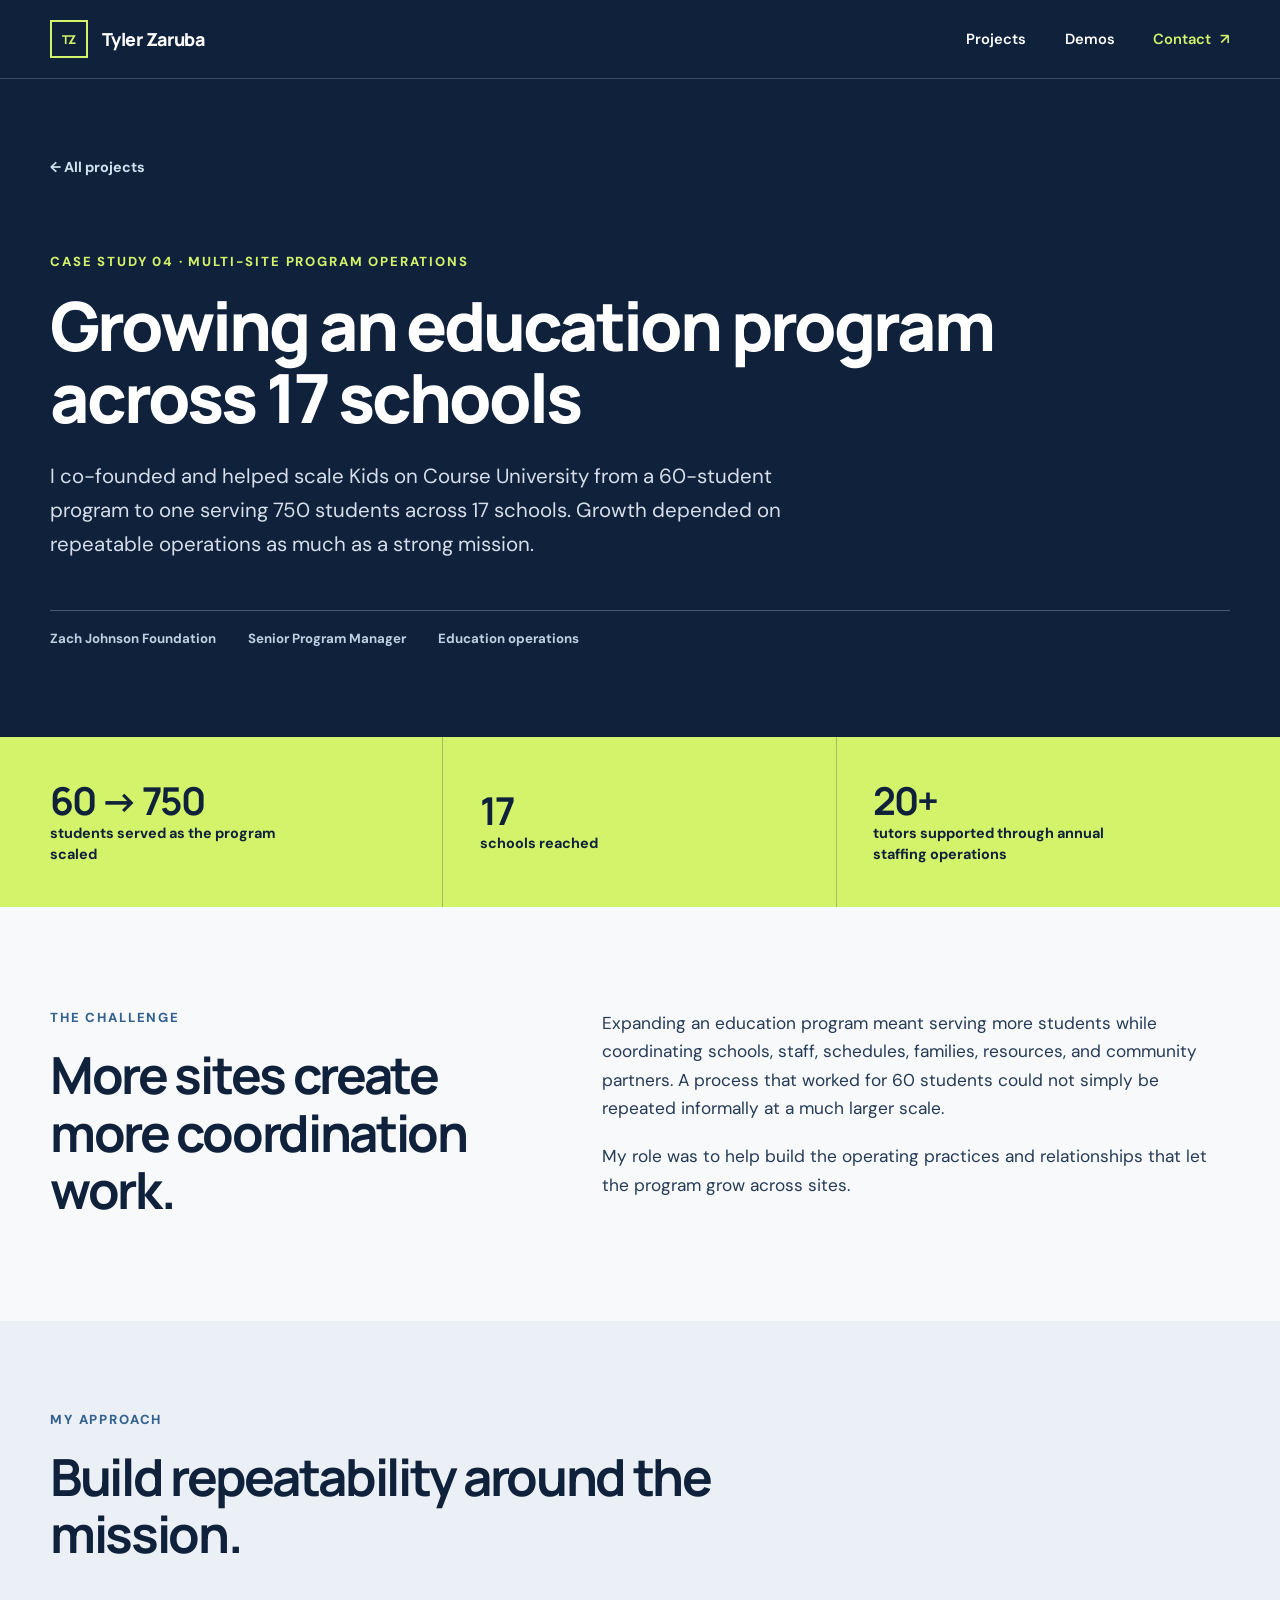
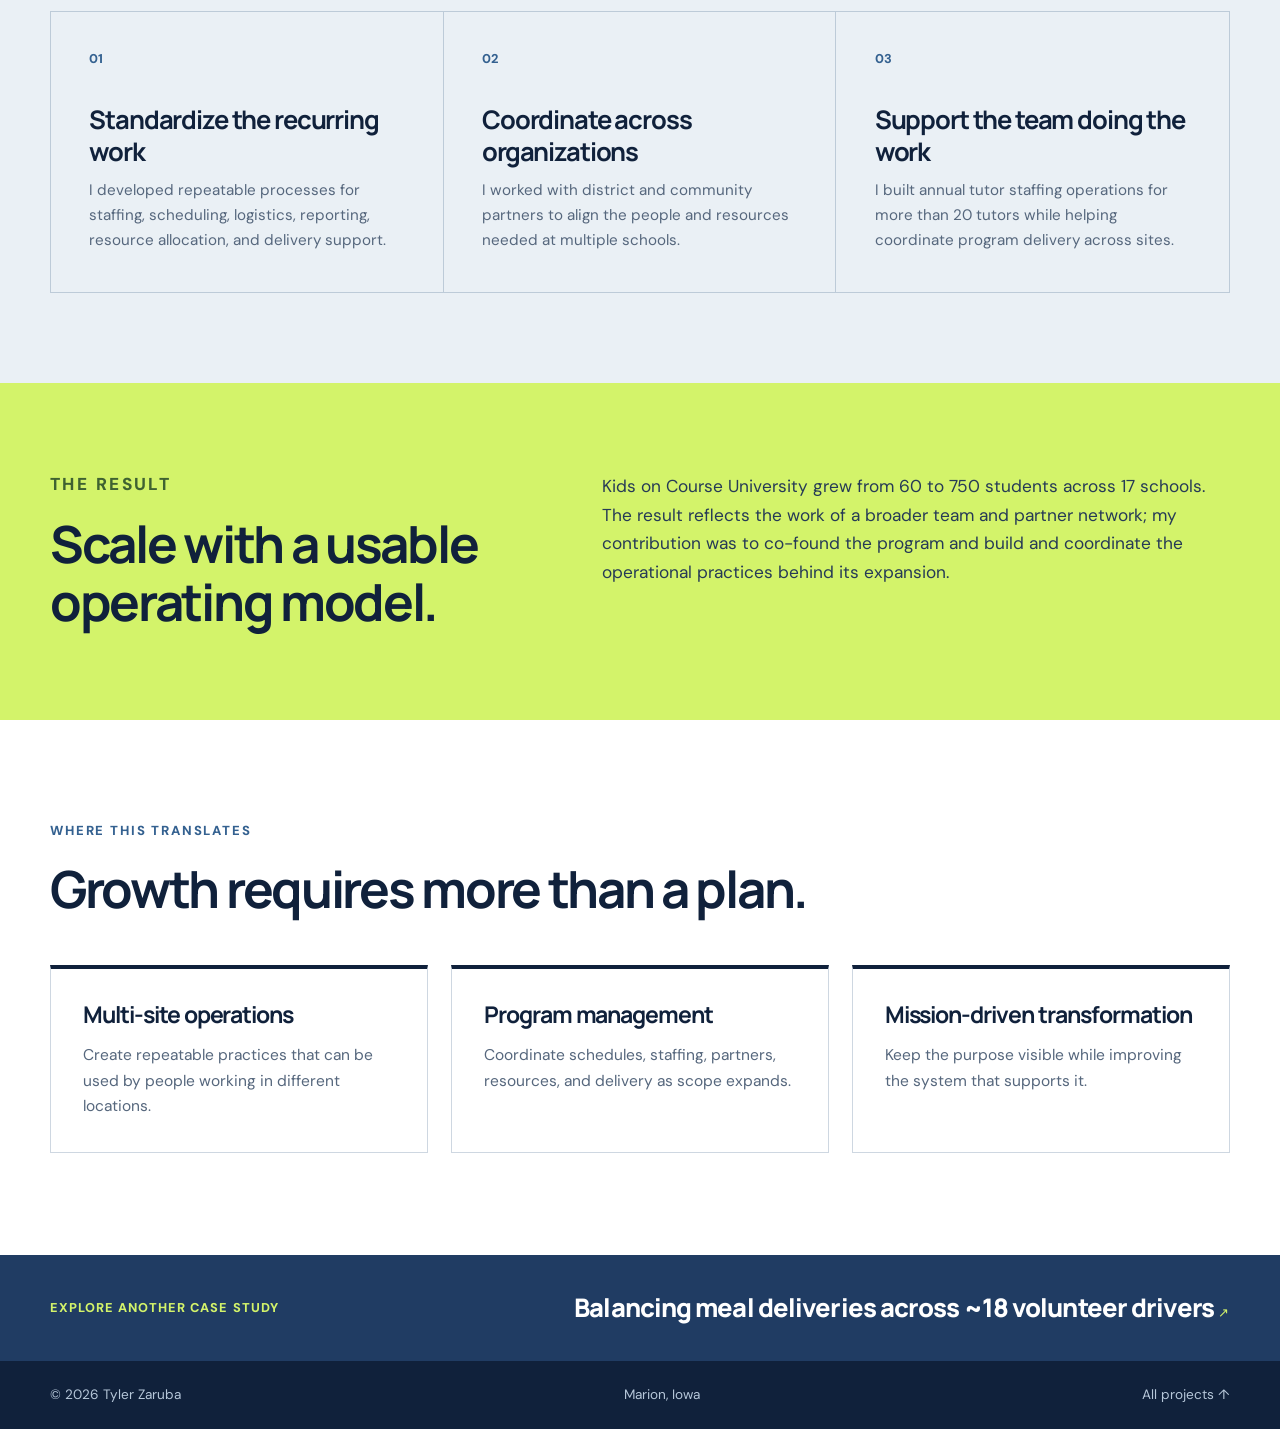
<file: projects/education-scale.html>
<!doctype html>
<html lang="en">
  <head>
    <meta charset="utf-8" />
    <meta name="viewport" content="width=device-width, initial-scale=1" />
    <meta name="theme-color" content="#10213b" />
    <meta name="description" content="How Tyler Zaruba helped scale Kids on Course University from 60 to 750 students across 17 schools through repeatable operations and partnerships." />
    <link rel="canonical" href="https://tzarubadata.github.io/projects/education-scale.html" />
    <meta property="og:type" content="article" />
    <meta property="og:title" content="Scaling education operations | Tyler Zaruba" />
    <meta property="og:description" content="Growing Kids on Course University from 60 to 750 students across 17 schools." />
    <meta property="og:url" content="https://tzarubadata.github.io/projects/education-scale.html" />
    <title>Scaling education operations | Tyler Zaruba</title>
    <link rel="icon" type="image/svg+xml" href="../favicon.svg" />
    <link rel="stylesheet" href="../styles.css" />
  </head>
  <body>
    <a class="skip-link" href="#main">Skip to content</a>
    <header class="site-header"><div class="shell header-inner"><a class="wordmark" href="../index.html" aria-label="Tyler Zaruba, home"><span class="mark" aria-hidden="true">TZ</span><span>Tyler Zaruba</span></a><nav aria-label="Main navigation"><a href="../index.html#work">Projects</a><a href="../index.html#demos">Demos</a><a class="nav-contact" href="../index.html#contact">Contact <span aria-hidden="true">↗</span></a></nav></div></header>
    <main id="main">
      <section class="project-hero" aria-labelledby="project-title"><div class="shell"><a class="back-link" href="../index.html#work">← All projects</a><p class="eyebrow">Case study 04 · Multi-site program operations</p><h1 id="project-title">Growing an education program across 17 schools</h1><p class="project-lede">I co-founded and helped scale Kids on Course University from a 60-student program to one serving 750 students across 17 schools. Growth depended on repeatable operations as much as a strong mission.</p><div class="project-meta"><span>Zach Johnson Foundation</span><span>Senior Program Manager</span><span>Education operations</span></div></div></section>

      <section class="project-metrics" aria-label="Program scale"><div class="shell metric-grid"><div><strong>60 → 750</strong><span>students served as the program scaled</span></div><div><strong>17</strong><span>schools reached</span></div><div><strong>20+</strong><span>tutors supported through annual staffing operations</span></div></div></section>

      <section class="project-section section-pad"><div class="shell story-grid"><div><p class="eyebrow">The challenge</p><h2>More sites create more coordination work.</h2></div><div class="story-copy"><p>Expanding an education program meant serving more students while coordinating schools, staff, schedules, families, resources, and community partners. A process that worked for 60 students could not simply be repeated informally at a much larger scale.</p><p>My role was to help build the operating practices and relationships that let the program grow across sites.</p></div></div></section>

      <section class="flow-section"><div class="shell"><p class="eyebrow">My approach</p><h2>Build repeatability around the mission.</h2><ol class="flow-list"><li><span>01</span><h3>Standardize the recurring work</h3><p>I developed repeatable processes for staffing, scheduling, logistics, reporting, resource allocation, and delivery support.</p></li><li><span>02</span><h3>Coordinate across organizations</h3><p>I worked with district and community partners to align the people and resources needed at multiple schools.</p></li><li><span>03</span><h3>Support the team doing the work</h3><p>I built annual tutor staffing operations for more than 20 tutors while helping coordinate program delivery across sites.</p></li></ol></div></section>

      <section class="result-section"><div class="shell result-grid"><div><p class="eyebrow">The result</p><h2>Scale with a usable operating model.</h2></div><div><p>Kids on Course University grew from 60 to 750 students across 17 schools. The result reflects the work of a broader team and partner network; my contribution was to co-found the program and build and coordinate the operational practices behind its expansion.</p></div></div></section>

      <section class="transfer-section section-pad"><div class="shell"><p class="eyebrow">Where this translates</p><h2>Growth requires more than a plan.</h2><div class="transfer-grid"><div><h3>Multi-site operations</h3><p>Create repeatable practices that can be used by people working in different locations.</p></div><div><h3>Program management</h3><p>Coordinate schedules, staffing, partners, resources, and delivery as scope expands.</p></div><div><h3>Mission-driven transformation</h3><p>Keep the purpose visible while improving the system that supports it.</p></div></div></div></section>

      <section class="next-project"><div class="shell"><span>Explore another case study</span><a href="meal-delivery-routing.html">Balancing meal deliveries across ~18 volunteer drivers <span aria-hidden="true">↗</span></a></div></section>
    </main>
    <footer class="site-footer"><div class="shell footer-inner"><span>© <span id="year">2026</span> Tyler Zaruba</span><span>Marion, Iowa</span><a href="../index.html#work">All projects ↑</a></div></footer>
    <script>document.getElementById('year').textContent = new Date().getFullYear();</script>
  </body>
</html>
</file>
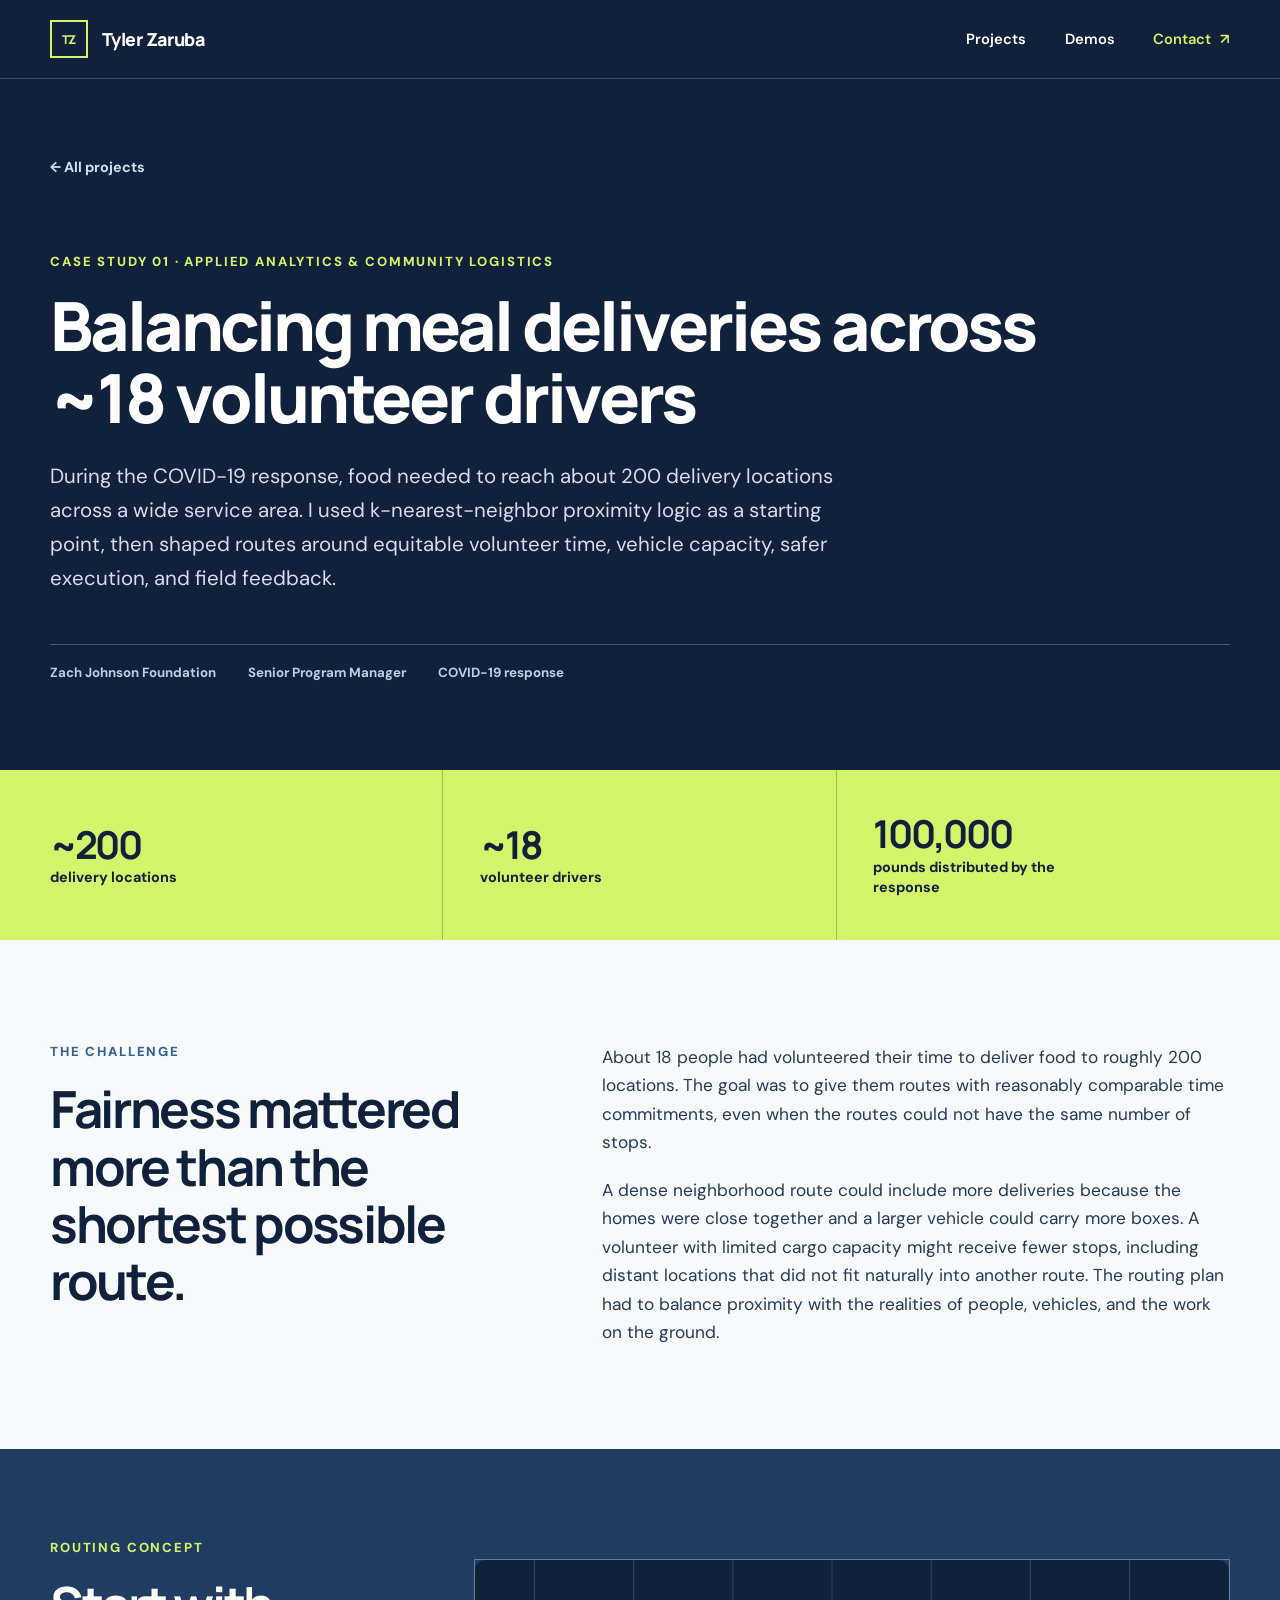
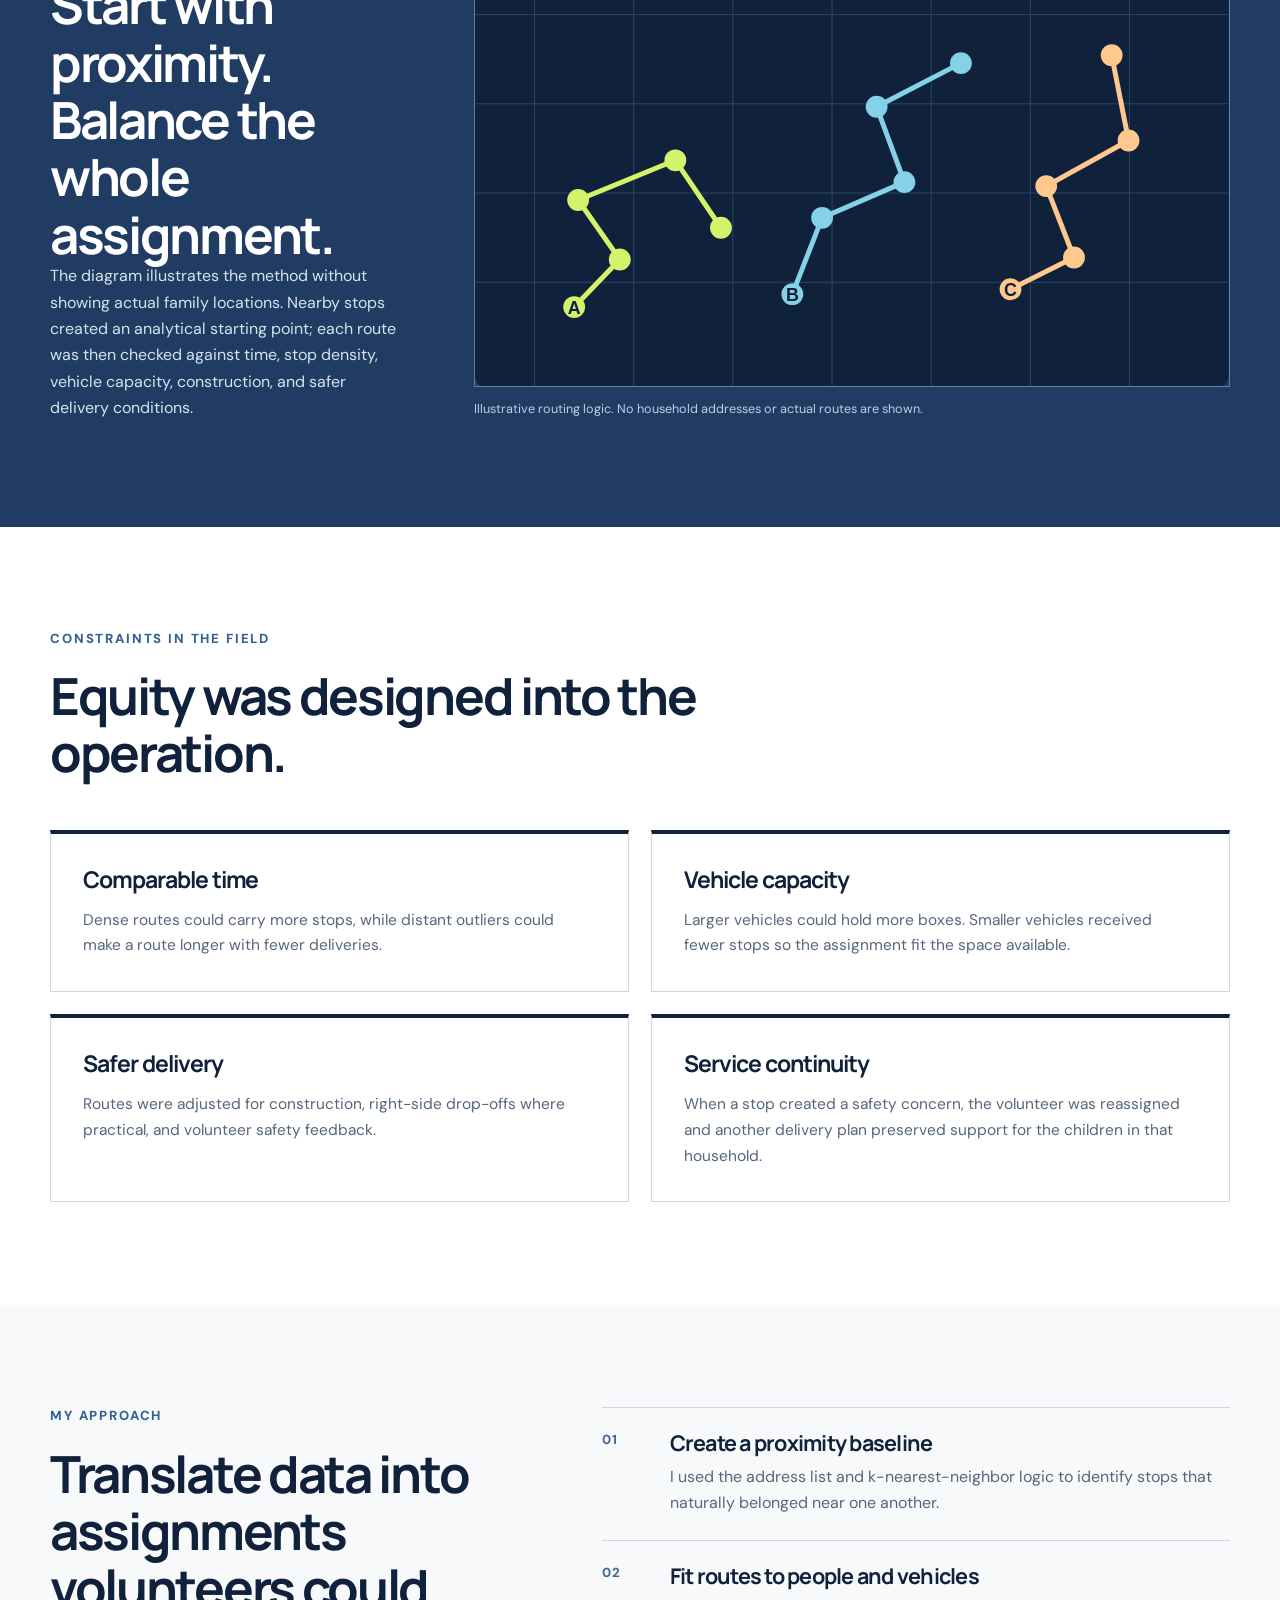
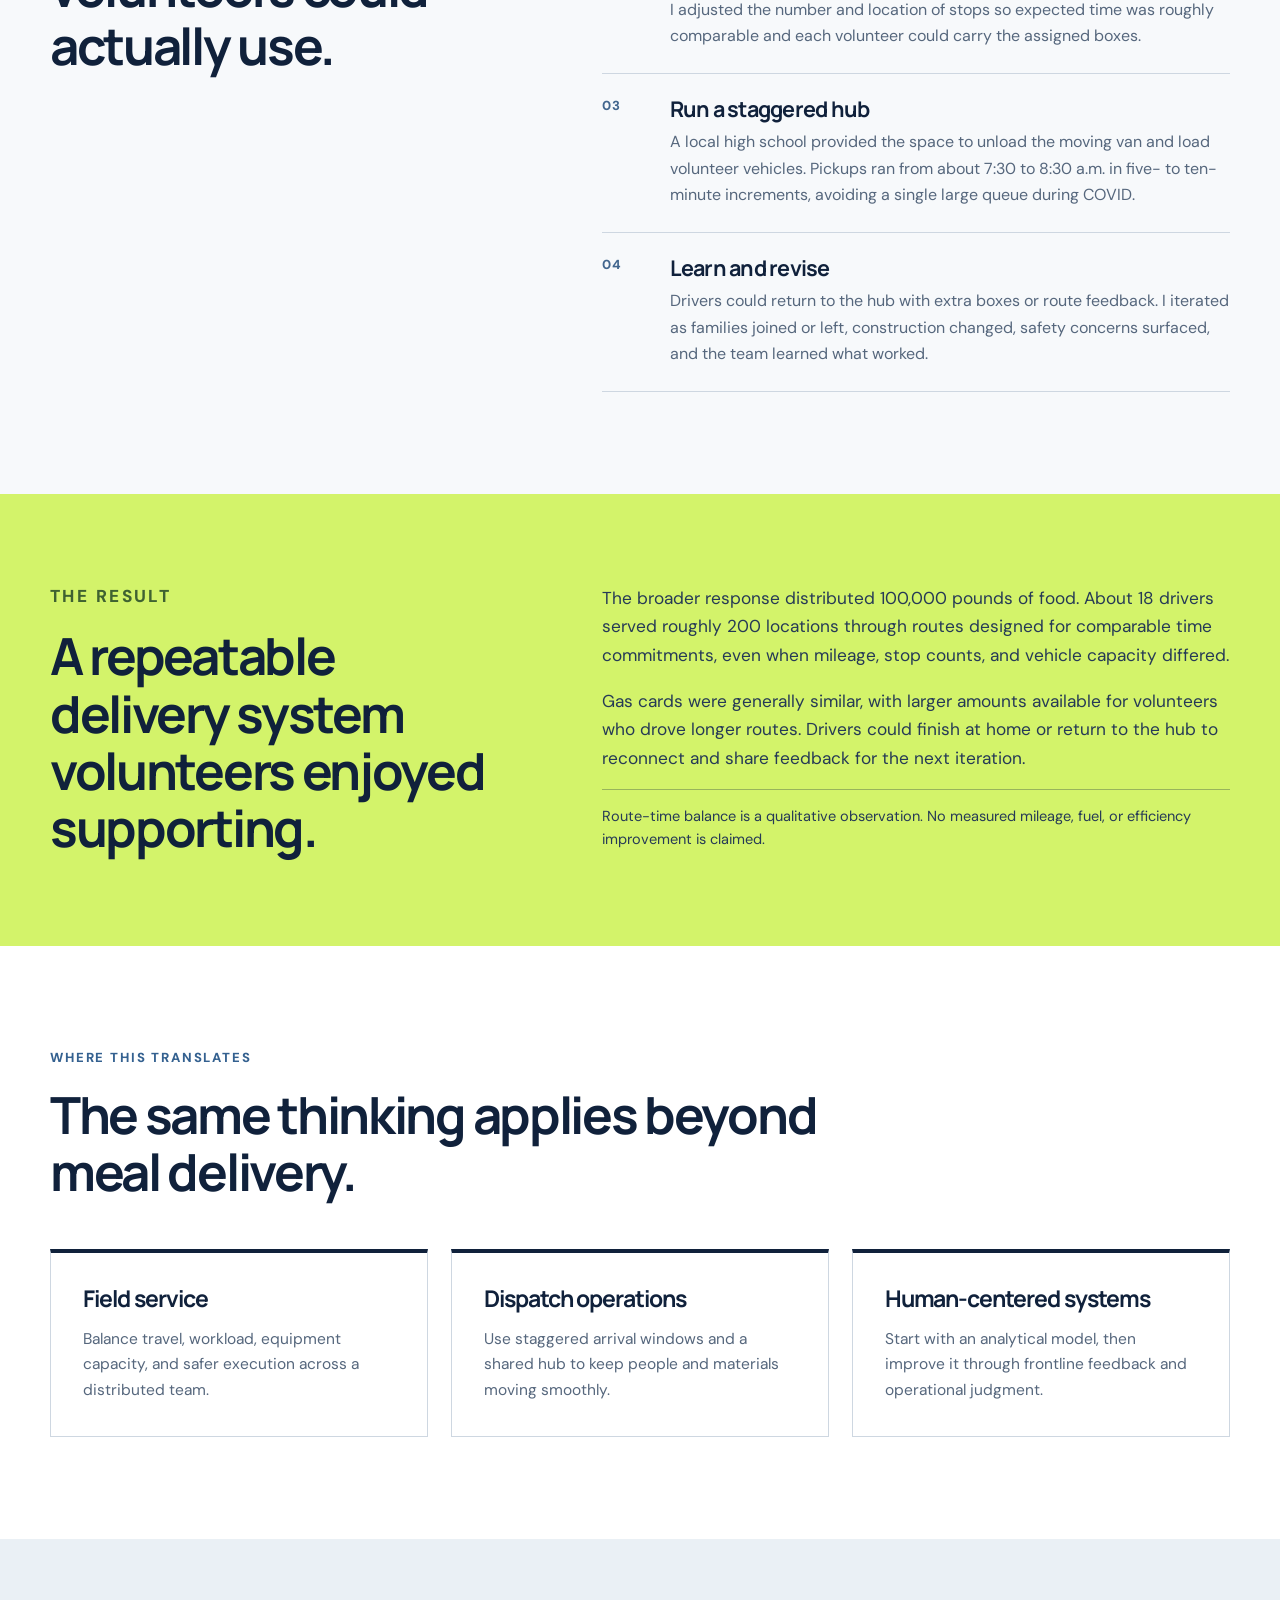
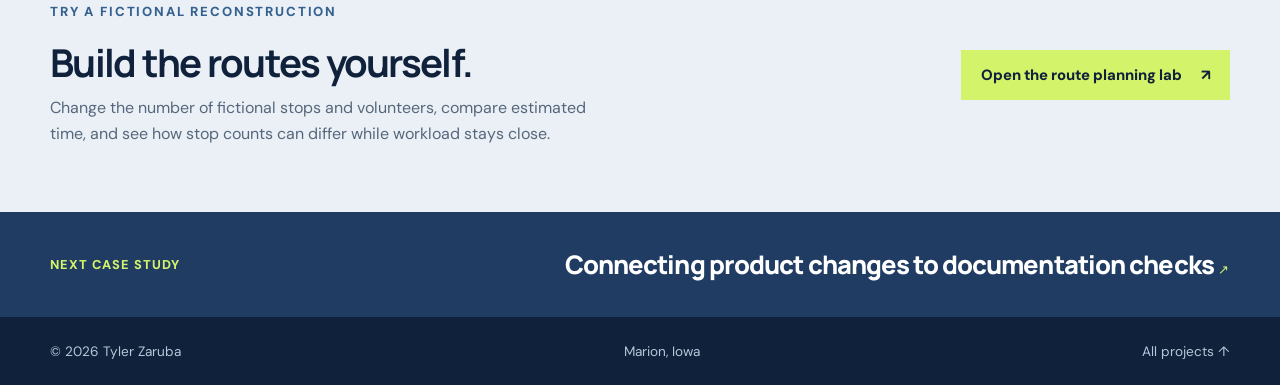
<file: projects/meal-delivery-routing.html>
<!doctype html>
<html lang="en">
  <head>
    <meta charset="utf-8" />
    <meta name="viewport" content="width=device-width, initial-scale=1" />
    <meta name="theme-color" content="#10213b" />
    <meta name="description" content="How Tyler Zaruba combined k-nearest-neighbor logic with equitable workload, vehicle capacity, dispatch, and volunteer feedback to route food deliveries during the COVID-19 response." />
    <link rel="canonical" href="https://tzarubadata.github.io/projects/meal-delivery-routing.html" />
    <meta property="og:type" content="article" />
    <meta property="og:title" content="Meal delivery routing | Tyler Zaruba" />
    <meta property="og:description" content="A human-centered routing approach for about 200 delivery locations and roughly 18 volunteer drivers." />
    <meta property="og:url" content="https://tzarubadata.github.io/projects/meal-delivery-routing.html" />
    <title>Meal delivery routing | Tyler Zaruba</title>
    <link rel="icon" type="image/svg+xml" href="../favicon.svg" />
    <link rel="stylesheet" href="../styles.css" />
  </head>
  <body>
    <a class="skip-link" href="#main">Skip to content</a>
    <header class="site-header"><div class="shell header-inner"><a class="wordmark" href="../index.html" aria-label="Tyler Zaruba, home"><span class="mark" aria-hidden="true">TZ</span><span>Tyler Zaruba</span></a><nav aria-label="Main navigation"><a href="../index.html#work">Projects</a><a href="../index.html#demos">Demos</a><a class="nav-contact" href="../index.html#contact">Contact <span aria-hidden="true">↗</span></a></nav></div></header>
    <main id="main">
      <section class="project-hero" aria-labelledby="project-title"><div class="shell"><a class="back-link" href="../index.html#work">← All projects</a><p class="eyebrow">Case study 01 · Applied analytics & community logistics</p><h1 id="project-title">Balancing meal deliveries across ~18 volunteer drivers</h1><p class="project-lede">During the COVID-19 response, food needed to reach about 200 delivery locations across a wide service area. I used k-nearest-neighbor proximity logic as a starting point, then shaped routes around equitable volunteer time, vehicle capacity, safer execution, and field feedback.</p><div class="project-meta"><span>Zach Johnson Foundation</span><span>Senior Program Manager</span><span>COVID-19 response</span></div></div></section>

      <section class="project-metrics" aria-label="Project scale"><div class="shell metric-grid"><div><strong>~200</strong><span>delivery locations</span></div><div><strong>~18</strong><span>volunteer drivers</span></div><div><strong>100,000</strong><span>pounds distributed by the response</span></div></div></section>

      <section class="project-section section-pad"><div class="shell story-grid"><div><p class="eyebrow">The challenge</p><h2>Fairness mattered more than the shortest possible route.</h2></div><div class="story-copy"><p>About 18 people had volunteered their time to deliver food to roughly 200 locations. The goal was to give them routes with reasonably comparable time commitments, even when the routes could not have the same number of stops.</p><p>A dense neighborhood route could include more deliveries because the homes were close together and a larger vehicle could carry more boxes. A volunteer with limited cargo capacity might receive fewer stops, including distant locations that did not fit naturally into another route. The routing plan had to balance proximity with the realities of people, vehicles, and the work on the ground.</p></div></div></section>

      <section class="diagram-section" aria-labelledby="diagram-title"><div class="shell diagram-grid"><div><p class="eyebrow">Routing concept</p><h2 id="diagram-title">Start with proximity. Balance the whole assignment.</h2><p>The diagram illustrates the method without showing actual family locations. Nearby stops created an analytical starting point; each route was then checked against time, stop density, vehicle capacity, construction, and safer delivery conditions.</p></div><figure class="route-figure"><svg viewBox="0 0 760 430" role="img" aria-labelledby="route-title route-desc" xmlns="http://www.w3.org/2000/svg"><title id="route-title">Illustrative delivery route groups</title><desc id="route-desc">Three color-coded paths each connect a set of nearby delivery stops. This is a conceptual diagram, not a map of real addresses.</desc><rect width="760" height="430" rx="10" fill="#10213b"/><g stroke="#294766" stroke-width="1"><path d="M60 0v430M160 0v430M260 0v430M360 0v430M460 0v430M560 0v430M660 0v430M0 55h760M0 145h760M0 235h760M0 325h760"/></g><g fill="none" stroke-linecap="round" stroke-linejoin="round" stroke-width="5"><path d="M100 350 146 302 104 242 202 202 248 270" stroke="#d3f36a"/><path d="M320 337 350 260 433 224 405 148 490 104" stroke="#83d2e7"/><path d="M540 332 604 300 576 228 659 182 642 96" stroke="#ffc98e"/></g><g fill="#d3f36a"><circle cx="100" cy="350" r="11"/><circle cx="146" cy="302" r="11"/><circle cx="104" cy="242" r="11"/><circle cx="202" cy="202" r="11"/><circle cx="248" cy="270" r="11"/></g><g fill="#83d2e7"><circle cx="320" cy="337" r="11"/><circle cx="350" cy="260" r="11"/><circle cx="433" cy="224" r="11"/><circle cx="405" cy="148" r="11"/><circle cx="490" cy="104" r="11"/></g><g fill="#ffc98e"><circle cx="540" cy="332" r="11"/><circle cx="604" cy="300" r="11"/><circle cx="576" cy="228" r="11"/><circle cx="659" cy="182" r="11"/><circle cx="642" cy="96" r="11"/></g><g fill="#10213b" font-family="Arial,sans-serif" font-size="18" font-weight="700" text-anchor="middle"><text x="100" y="357">A</text><text x="320" y="344">B</text><text x="540" y="339">C</text></g></svg><figcaption>Illustrative routing logic. No household addresses or actual routes are shown.</figcaption></figure></div></section>

      <section class="transfer-section section-pad"><div class="shell"><p class="eyebrow">Constraints in the field</p><h2>Equity was designed into the operation.</h2><div class="transfer-grid constraint-grid"><div><h3>Comparable time</h3><p>Dense routes could carry more stops, while distant outliers could make a route longer with fewer deliveries.</p></div><div><h3>Vehicle capacity</h3><p>Larger vehicles could hold more boxes. Smaller vehicles received fewer stops so the assignment fit the space available.</p></div><div><h3>Safer delivery</h3><p>Routes were adjusted for construction, right-side drop-offs where practical, and volunteer safety feedback.</p></div><div><h3>Service continuity</h3><p>When a stop created a safety concern, the volunteer was reassigned and another delivery plan preserved support for the children in that household.</p></div></div></div></section>

      <section class="project-section section-pad"><div class="shell story-grid"><div><p class="eyebrow">My approach</p><h2>Translate data into assignments volunteers could actually use.</h2></div><div class="steps"><div><span>01</span><div><h3>Create a proximity baseline</h3><p>I used the address list and k-nearest-neighbor logic to identify stops that naturally belonged near one another.</p></div></div><div><span>02</span><div><h3>Fit routes to people and vehicles</h3><p>I adjusted the number and location of stops so expected time was roughly comparable and each volunteer could carry the assigned boxes.</p></div></div><div><span>03</span><div><h3>Run a staggered hub</h3><p>A local high school provided the space to unload the moving van and load volunteer vehicles. Pickups ran from about 7:30 to 8:30 a.m. in five- to ten-minute increments, avoiding a single large queue during COVID.</p></div></div><div><span>04</span><div><h3>Learn and revise</h3><p>Drivers could return to the hub with extra boxes or route feedback. I iterated as families joined or left, construction changed, safety concerns surfaced, and the team learned what worked.</p></div></div></div></div></section>

      <section class="result-section"><div class="shell result-grid"><div><p class="eyebrow">The result</p><h2>A repeatable delivery system volunteers enjoyed supporting.</h2></div><div><p>The broader response distributed 100,000 pounds of food. About 18 drivers served roughly 200 locations through routes designed for comparable time commitments, even when mileage, stop counts, and vehicle capacity differed.</p><p>Gas cards were generally similar, with larger amounts available for volunteers who drove longer routes. Drivers could finish at home or return to the hub to reconnect and share feedback for the next iteration.</p><p class="result-note">Route-time balance is a qualitative observation. No measured mileage, fuel, or efficiency improvement is claimed.</p></div></div></section>

      <section class="transfer-section section-pad"><div class="shell"><p class="eyebrow">Where this translates</p><h2>The same thinking applies beyond meal delivery.</h2><div class="transfer-grid"><div><h3>Field service</h3><p>Balance travel, workload, equipment capacity, and safer execution across a distributed team.</p></div><div><h3>Dispatch operations</h3><p>Use staggered arrival windows and a shared hub to keep people and materials moving smoothly.</p></div><div><h3>Human-centered systems</h3><p>Start with an analytical model, then improve it through frontline feedback and operational judgment.</p></div></div></div></section>

      <section class="project-demo-link"><div class="shell"><div><p class="eyebrow">Try a fictional reconstruction</p><h2>Build the routes yourself.</h2><p>Change the number of fictional stops and volunteers, compare estimated time, and see how stop counts can differ while workload stays close.</p></div><a class="button button-primary" href="../demos/route-lab.html">Open the route planning lab <span aria-hidden="true">↗</span></a></div></section>

      <section class="next-project"><div class="shell"><span>Next case study</span><a href="documentation-lifecycle.html">Connecting product changes to documentation checks <span aria-hidden="true">↗</span></a></div></section>
    </main>
    <footer class="site-footer"><div class="shell footer-inner"><span>© <span id="year">2026</span> Tyler Zaruba</span><span>Marion, Iowa</span><a href="../index.html#work">All projects ↑</a></div></footer>
    <script>document.getElementById('year').textContent = new Date().getFullYear();</script>
  </body>
</html>
</file>
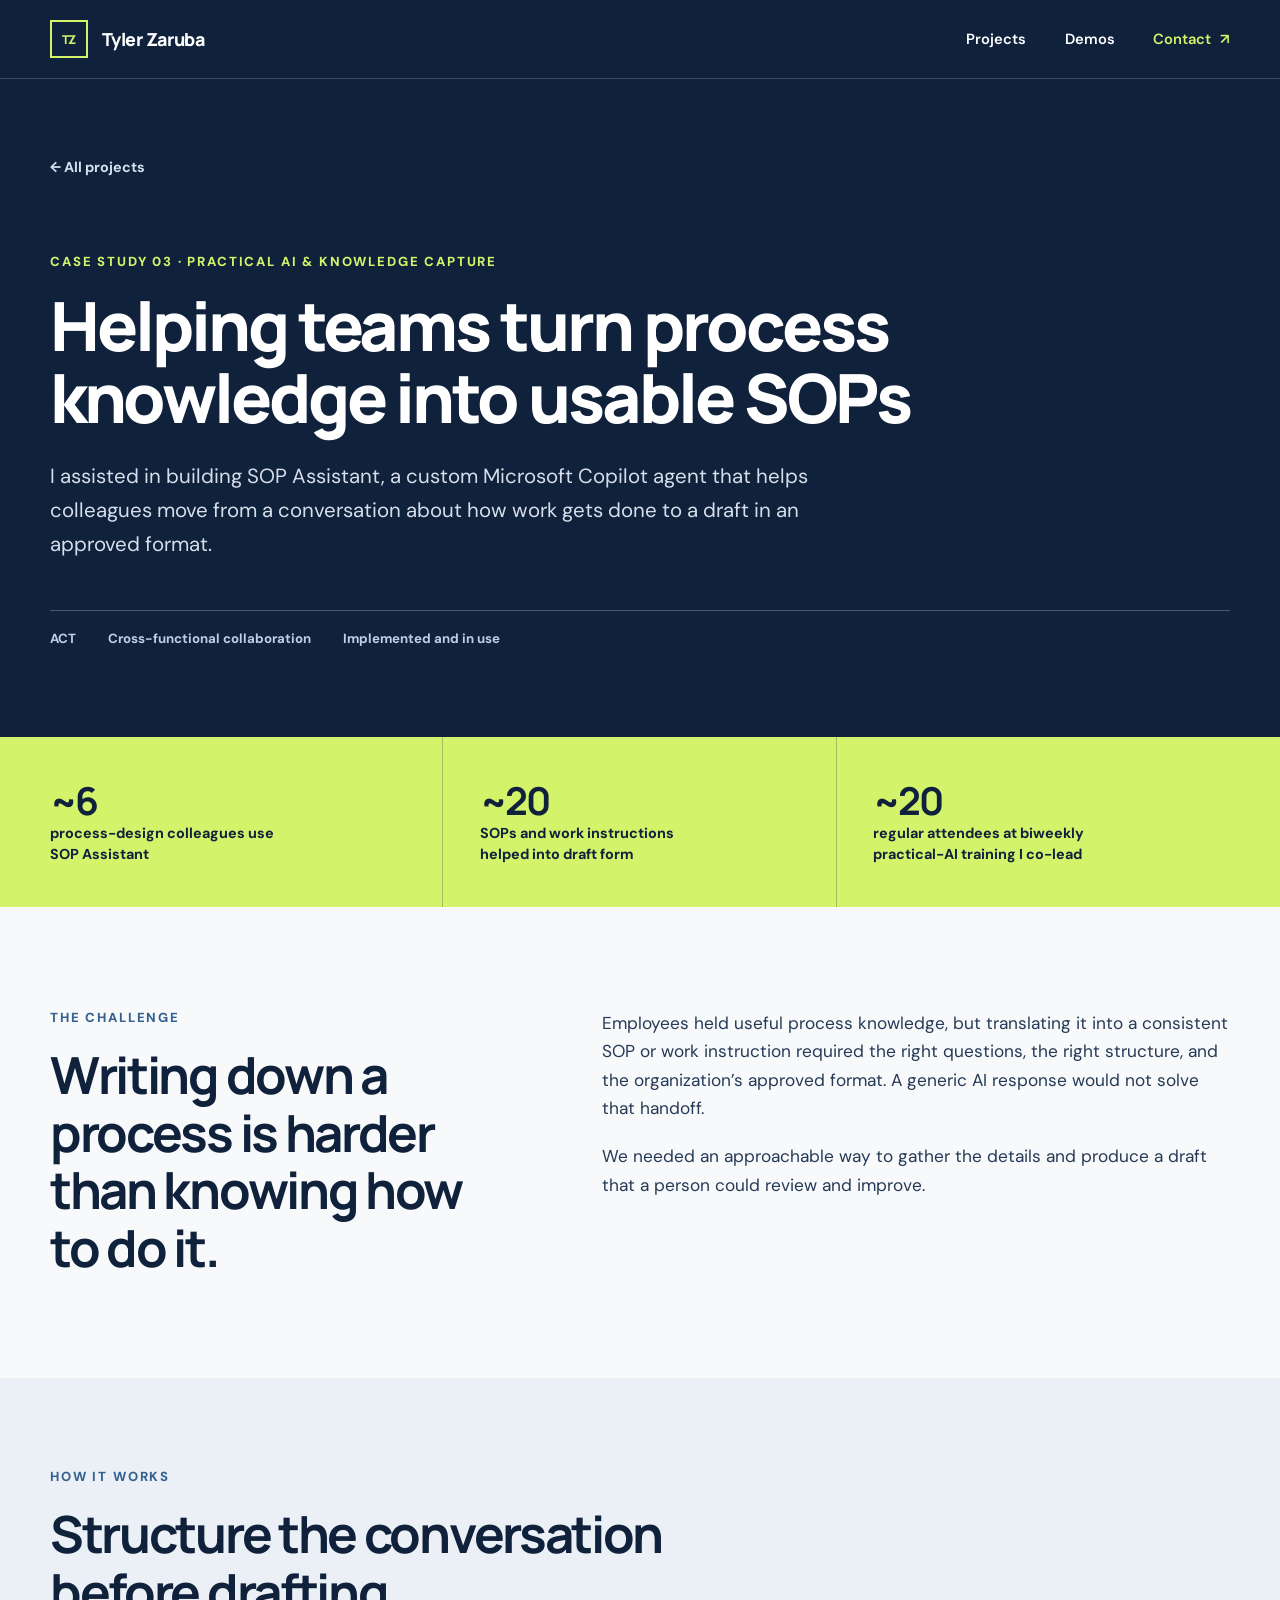
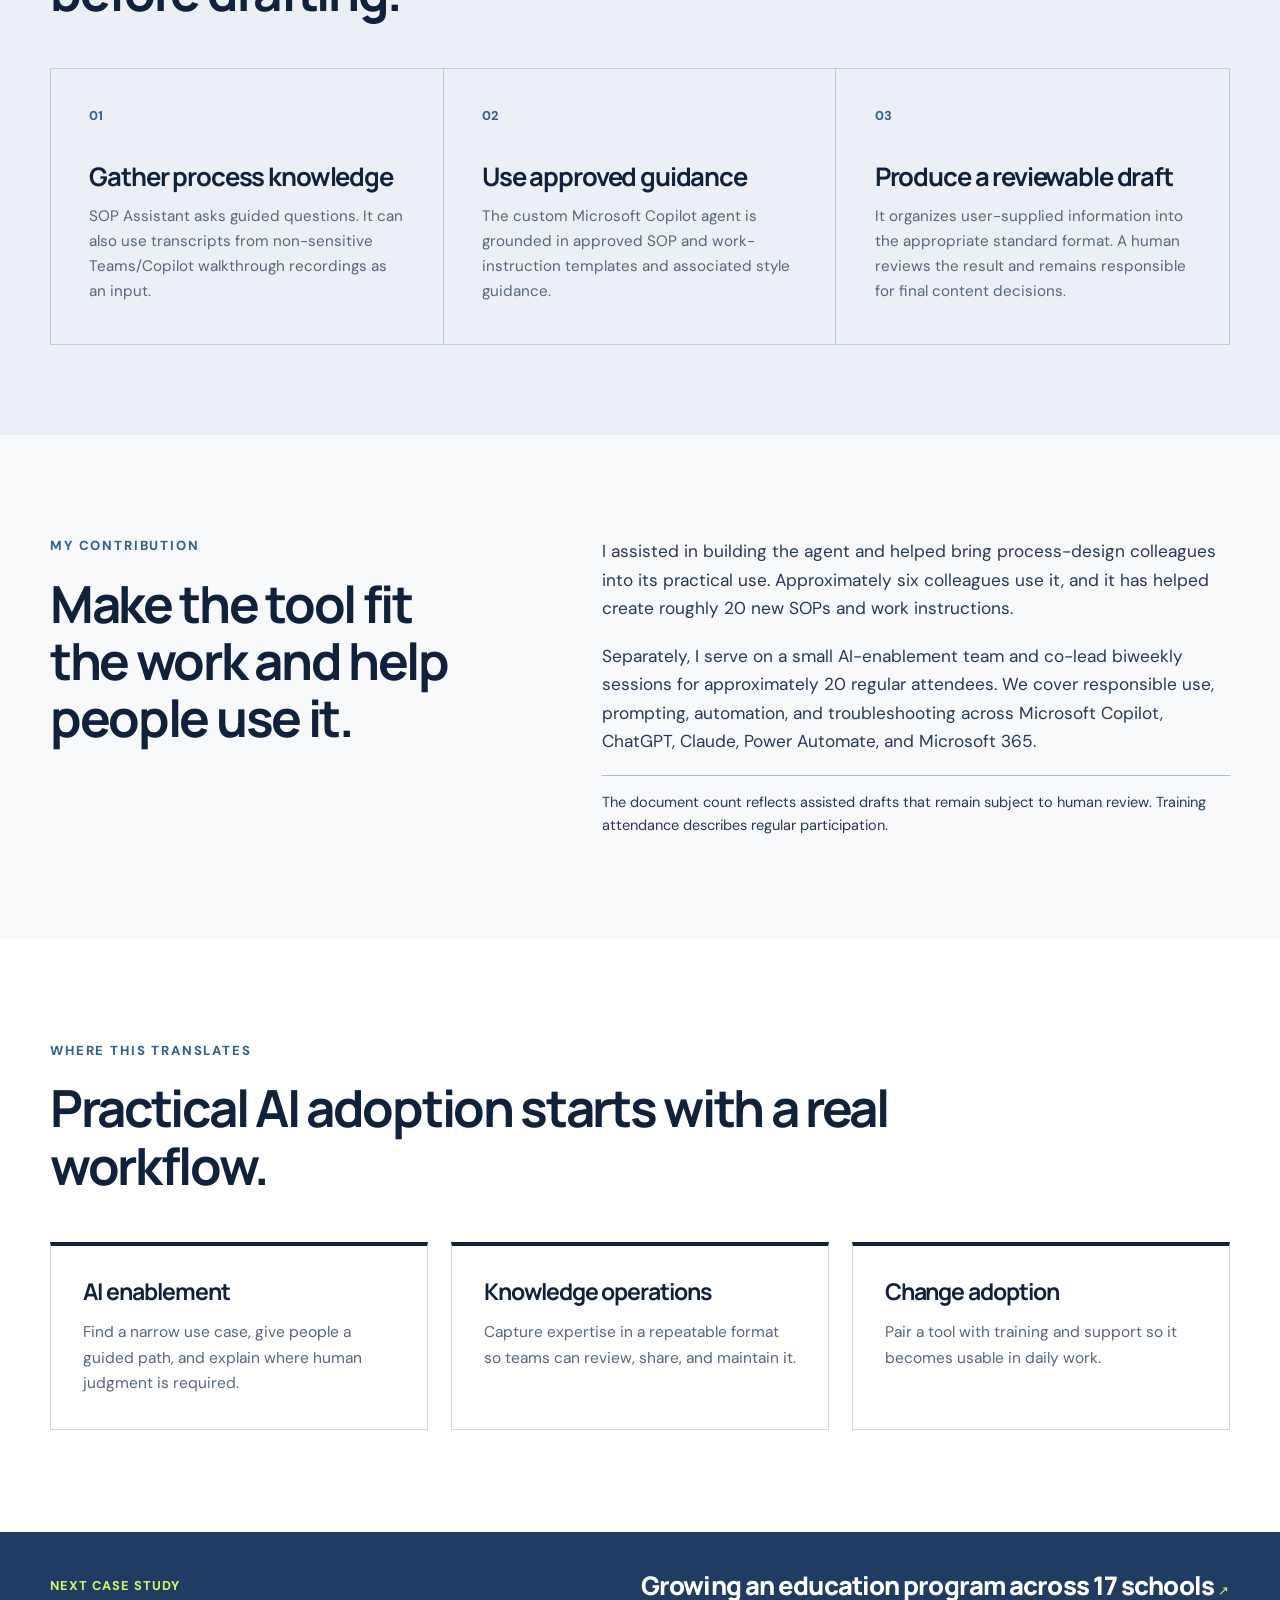
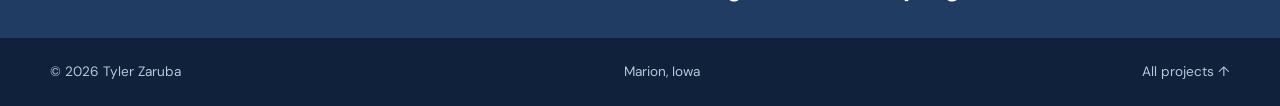
<file: projects/sop-assistant.html>
<!doctype html>
<html lang="en">
  <head>
    <meta charset="utf-8" />
    <meta name="viewport" content="width=device-width, initial-scale=1" />
    <meta name="theme-color" content="#10213b" />
    <meta name="description" content="How Tyler Zaruba helped build SOP Assistant, a practical Microsoft Copilot agent for structured process documentation and human review." />
    <link rel="canonical" href="https://tzarubadata.github.io/projects/sop-assistant.html" />
    <meta property="og:type" content="article" />
    <meta property="og:title" content="SOP Assistant and AI enablement | Tyler Zaruba" />
    <meta property="og:description" content="Helping colleagues turn process knowledge into reviewable SOP and work-instruction drafts." />
    <meta property="og:url" content="https://tzarubadata.github.io/projects/sop-assistant.html" />
    <title>SOP Assistant and AI enablement | Tyler Zaruba</title>
    <link rel="icon" type="image/svg+xml" href="../favicon.svg" />
    <link rel="stylesheet" href="../styles.css" />
  </head>
  <body>
    <a class="skip-link" href="#main">Skip to content</a>
    <header class="site-header"><div class="shell header-inner"><a class="wordmark" href="../index.html" aria-label="Tyler Zaruba, home"><span class="mark" aria-hidden="true">TZ</span><span>Tyler Zaruba</span></a><nav aria-label="Main navigation"><a href="../index.html#work">Projects</a><a href="../index.html#demos">Demos</a><a class="nav-contact" href="../index.html#contact">Contact <span aria-hidden="true">↗</span></a></nav></div></header>
    <main id="main">
      <section class="project-hero" aria-labelledby="project-title"><div class="shell"><a class="back-link" href="../index.html#work">← All projects</a><p class="eyebrow">Case study 03 · Practical AI & knowledge capture</p><h1 id="project-title">Helping teams turn process knowledge into usable SOPs</h1><p class="project-lede">I assisted in building SOP Assistant, a custom Microsoft Copilot agent that helps colleagues move from a conversation about how work gets done to a draft in an approved format.</p><div class="project-meta"><span>ACT</span><span>Cross-functional collaboration</span><span>Implemented and in use</span></div></div></section>

      <section class="project-metrics" aria-label="Project scale"><div class="shell metric-grid"><div><strong>~6</strong><span>process-design colleagues use SOP Assistant</span></div><div><strong>~20</strong><span>SOPs and work instructions helped into draft form</span></div><div><strong>~20</strong><span>regular attendees at biweekly practical-AI training I co-lead</span></div></div></section>

      <section class="project-section section-pad"><div class="shell story-grid"><div><p class="eyebrow">The challenge</p><h2>Writing down a process is harder than knowing how to do it.</h2></div><div class="story-copy"><p>Employees held useful process knowledge, but translating it into a consistent SOP or work instruction required the right questions, the right structure, and the organization’s approved format. A generic AI response would not solve that handoff.</p><p>We needed an approachable way to gather the details and produce a draft that a person could review and improve.</p></div></div></section>

      <section class="flow-section"><div class="shell"><p class="eyebrow">How it works</p><h2>Structure the conversation before drafting.</h2><ol class="flow-list"><li><span>01</span><h3>Gather process knowledge</h3><p>SOP Assistant asks guided questions. It can also use transcripts from non-sensitive Teams/Copilot walkthrough recordings as an input.</p></li><li><span>02</span><h3>Use approved guidance</h3><p>The custom Microsoft Copilot agent is grounded in approved SOP and work-instruction templates and associated style guidance.</p></li><li><span>03</span><h3>Produce a reviewable draft</h3><p>It organizes user-supplied information into the appropriate standard format. A human reviews the result and remains responsible for final content decisions.</p></li></ol></div></section>

      <section class="project-section section-pad"><div class="shell story-grid"><div><p class="eyebrow">My contribution</p><h2>Make the tool fit the work and help people use it.</h2></div><div class="story-copy"><p>I assisted in building the agent and helped bring process-design colleagues into its practical use. Approximately six colleagues use it, and it has helped create roughly 20 new SOPs and work instructions.</p><p>Separately, I serve on a small AI-enablement team and co-lead biweekly sessions for approximately 20 regular attendees. We cover responsible use, prompting, automation, and troubleshooting across Microsoft Copilot, ChatGPT, Claude, Power Automate, and Microsoft 365.</p><p class="result-note">The document count reflects assisted drafts that remain subject to human review. Training attendance describes regular participation.</p></div></div></section>

      <section class="transfer-section section-pad"><div class="shell"><p class="eyebrow">Where this translates</p><h2>Practical AI adoption starts with a real workflow.</h2><div class="transfer-grid"><div><h3>AI enablement</h3><p>Find a narrow use case, give people a guided path, and explain where human judgment is required.</p></div><div><h3>Knowledge operations</h3><p>Capture expertise in a repeatable format so teams can review, share, and maintain it.</p></div><div><h3>Change adoption</h3><p>Pair a tool with training and support so it becomes usable in daily work.</p></div></div></div></section>

      <section class="next-project"><div class="shell"><span>Next case study</span><a href="education-scale.html">Growing an education program across 17 schools <span aria-hidden="true">↗</span></a></div></section>
    </main>
    <footer class="site-footer"><div class="shell footer-inner"><span>© <span id="year">2026</span> Tyler Zaruba</span><span>Marion, Iowa</span><a href="../index.html#work">All projects ↑</a></div></footer>
    <script>document.getElementById('year').textContent = new Date().getFullYear();</script>
  </body>
</html>
</file>
<file: styles.css>
@import url('https://fonts.googleapis.com/css2?family=DM+Sans:wght@400;500;600;700&family=Manrope:wght@400;500;600;700;800&display=swap');

:root {
  color-scheme: light;
  --ink: #10213b;
  --ink-2: #263a56;
  --paper: #f7f9fb;
  --white: #ffffff;
  --lime: #d3f36a;
  --blue: #c5e7f5;
  --rule: #ced7e1;
  --muted: #56677d;
  font-family: 'DM Sans', Arial, sans-serif;
  font-synthesis: none;
  scroll-behavior: smooth;
}

* { box-sizing: border-box; }
body { margin: 0; background: var(--paper); color: var(--ink); }
body, button, a { -webkit-tap-highlight-color: transparent; }
a { color: inherit; }
img, svg { max-width: 100%; }
::selection { background: var(--lime); color: var(--ink); }
:focus-visible { outline: 3px solid #1268a5; outline-offset: 4px; }
.shell { width: min(100% - 3rem, 1180px); margin-inline: auto; }
.skip-link { position: absolute; top: -100px; left: 1rem; z-index: 100; padding: .75rem 1rem; background: var(--lime); color: var(--ink); font-weight: 700; }
.skip-link:focus { top: 1rem; }

h1, h2, h3, h4, p { margin-top: 0; }
h1, h2, h3 { font-family: Manrope, Arial, sans-serif; letter-spacing: -.045em; }
p { line-height: 1.65; }
.eyebrow { margin-bottom: 1.2rem; font-size: .82rem; font-weight: 800; line-height: 1.4; letter-spacing: .14em; text-transform: uppercase; }

.site-header { background: var(--ink); color: var(--white); border-bottom: 1px solid rgba(255,255,255,.18); }
.header-inner { min-height: 78px; display: flex; align-items: center; justify-content: space-between; gap: 2rem; }
.wordmark { display: inline-flex; align-items: center; gap: .85rem; text-decoration: none; font-family: Manrope, Arial, sans-serif; font-size: 1.12rem; font-weight: 800; letter-spacing: -.025em; white-space: nowrap; }
.mark { display: grid; place-items: center; width: 38px; height: 38px; border: 2px solid var(--lime); color: var(--lime); font-size: .76rem; letter-spacing: -.07em; }
nav { display: flex; align-items: center; gap: clamp(1rem, 3vw, 2.8rem); }
nav a { text-decoration: none; font-size: .92rem; font-weight: 600; }
nav a:hover, .contact-link:hover, .text-link:hover, .site-footer a:hover { text-decoration: underline; text-underline-offset: .3em; }
.nav-contact { color: var(--lime); }
.nav-contact span { margin-left: .3rem; }

.hero { color: var(--white); background: var(--ink); overflow: hidden; }
.hero-grid { display: grid; grid-template-columns: minmax(0, 1.45fr) minmax(310px, .86fr); gap: clamp(3rem, 7vw, 7rem); align-items: stretch; padding-block: clamp(5rem, 9vw, 8.5rem) clamp(5rem, 7vw, 7rem); }
.hero-copy { align-self: center; }
.hero .eyebrow { color: var(--lime); }
h1 { max-width: 850px; margin-bottom: 1.65rem; font-size: clamp(3.2rem, 5.6vw, 6rem); line-height: 1.06; font-weight: 800; }
.hero-lede { max-width: 690px; color: #d5deea; font-size: clamp(1.05rem, 1.55vw, 1.25rem); line-height: 1.7; }
.hero-actions { display: flex; flex-wrap: wrap; align-items: center; gap: 1.5rem 2rem; margin-top: 2.4rem; }
.button { display: inline-flex; min-height: 50px; align-items: center; justify-content: center; gap: 1.2rem; padding: .8rem 1.2rem; text-decoration: none; font-size: .93rem; font-weight: 800; transition: transform .18s ease, background .18s ease; }
.button:hover { transform: translateY(-2px); }
.button-primary { color: var(--ink); background: var(--lime); }
.button-primary:hover { background: #e3ff91; }
.button-secondary { border: 1px solid var(--ink); color: var(--ink); background: transparent; }
.button-secondary:hover { background: var(--white); }
.text-link { color: var(--white); font-weight: 700; text-decoration: none; }
.text-link span { margin-left: .3rem; }
.hero-location { margin: 3.25rem 0 0; color: #acc1d8; font-size: .85rem; line-height: 1.6; }

.impact-panel { align-self: center; border: 1px solid rgba(197,231,245,.45); background: #172d4b; box-shadow: 18px 18px 0 rgba(197,231,245,.08); }
.panel-head { display: flex; align-items: center; gap: .9rem; padding: 1.15rem 1.35rem; color: #d9e8f5; border-bottom: 1px solid rgba(197,231,245,.3); font-size: .74rem; font-weight: 700; letter-spacing: .08em; text-transform: uppercase; white-space: nowrap; }
.panel-line { flex: 1; height: 1px; background: rgba(197,231,245,.3); }
.impact-panel dl { margin: 0; padding: .25rem 1.35rem; }
.impact-item { display: grid; grid-template-columns: 1fr 1.3fr; gap: 1rem; padding: 1.3rem 0; border-bottom: 1px solid rgba(197,231,245,.18); }
.impact-item:last-child { border-bottom: 0; }
.impact-item dt { padding-top: .25rem; color: #aac3dd; font-size: .78rem; line-height: 1.4; font-weight: 700; text-transform: uppercase; letter-spacing: .07em; }
.impact-item dd { margin: 0; }
.impact-item strong { display: block; margin-bottom: .18rem; color: var(--lime); font-family: Manrope, Arial, sans-serif; font-size: clamp(1.7rem, 2.4vw, 2.4rem); line-height: 1.1; letter-spacing: -.055em; white-space: nowrap; }
.impact-item dd span { display: block; color: #d4e0ed; font-size: .85rem; line-height: 1.5; }

.section-pad { padding-block: clamp(5rem, 8vw, 8rem); }
.section-heading { display: grid; grid-template-columns: 1.2fr .72fr; gap: 3rem; align-items: end; margin-bottom: 3.25rem; }
.section-heading .eyebrow { color: #346190; }
h2 { margin-bottom: 0; font-size: clamp(2.5rem, 4.4vw, 4.4rem); line-height: 1.12; }
.section-heading p:last-child { max-width: 390px; margin: 0 0 .25rem auto; color: var(--muted); font-size: 1rem; }
.case-study { border: 1px solid var(--rule); background: var(--white); }
.case-routing { border-top: 5px solid var(--lime); }
.case-index { display: flex; justify-content: space-between; gap: 1.5rem; padding: 1.15rem 1.6rem; border-bottom: 1px solid var(--rule); color: #53677d; font-size: .78rem; font-weight: 800; letter-spacing: .09em; text-transform: uppercase; }
.case-body { display: grid; grid-template-columns: 1.02fr .95fr; gap: clamp(2rem, 6vw, 6rem); padding: clamp(2rem, 4.5vw, 4.5rem); }
.case-kicker { margin-bottom: 1.2rem; color: #41648b; font-size: .85rem; font-weight: 800; letter-spacing: .04em; }
h3 { margin-bottom: 1.45rem; font-size: clamp(2.1rem, 3.2vw, 3.5rem); line-height: 1.14; }
.case-summary { max-width: 500px; margin-bottom: 0; color: var(--ink-2); font-size: 1.12rem; }
.case-detail { display: grid; gap: 2rem; }
h4 { margin-bottom: .5rem; font-size: .82rem; line-height: 1.4; font-weight: 800; text-transform: uppercase; letter-spacing: .1em; }
.case-detail p { margin-bottom: 0; color: var(--muted); font-size: .97rem; }
.case-link { display: inline-flex; align-items: center; gap: .5rem; width: fit-content; margin-top: 1.7rem; padding-bottom: .22rem; border-bottom: 2px solid currentColor; color: var(--ink); font-size: .95rem; font-weight: 800; line-height: 1.4; text-decoration: none; }
.case-link:hover { color: #176581; }
.case-bottom { display: flex; flex-wrap: wrap; justify-content: space-between; gap: .75rem 2rem; padding: 1.15rem 1.6rem; border-top: 1px solid var(--rule); color: #53677d; font-size: .79rem; font-weight: 700; }
.case-bottom span:first-child { color: #23637c; }
.case-grid { display: grid; grid-template-columns: repeat(2, minmax(0,1fr)); gap: 1.4rem; margin-top: 1.4rem; }
.case-stack { display: flex; flex-direction: column; align-items: flex-start; min-height: 100%; padding: clamp(2rem, 4vw, 3rem); }
.case-stack h3 { min-height: 3.4em; font-size: clamp(1.9rem, 2.55vw, 2.6rem); }
.case-stack > p:not(.case-kicker) { color: var(--muted); }
.case-result { display: flex; gap: 1rem; align-items: flex-start; padding: 1.25rem 0; margin: 2rem 0 1.25rem; border-block: 1px solid var(--rule); }
.case-result strong { min-width: 130px; font-family: Manrope, Arial, sans-serif; font-size: clamp(1.35rem, 2vw, 1.8rem); line-height: 1.2; letter-spacing: -.04em; }
.case-result span { color: var(--ink-2); font-size: .93rem; line-height: 1.5; }
.case-stack .case-note { margin-bottom: 0; font-size: .94rem; }
.case-stack .case-link { margin-top: auto; padding-top: 1rem; }
.case-community { margin-top: 1.4rem; background: var(--blue); border-color: #aac9db; }
.case-community .case-index { border-color: #aac9db; }
.community-grid { display: grid; grid-template-columns: 1.2fr .85fr; gap: 3rem; align-items: center; padding: clamp(2rem, 4vw, 4rem); }
.community-grid h3 { max-width: 650px; }
.community-grid p:last-child { max-width: 610px; margin-bottom: 0; color: var(--ink-2); }
.community-metrics { display: grid; grid-template-columns: 1fr 1fr; gap: 1rem; }
.community-metrics div { min-height: 150px; display: flex; flex-direction: column; justify-content: flex-end; padding: 1.3rem; border: 1px solid #8bb4ca; }
.community-metrics strong { display: block; font-family: Manrope, Arial, sans-serif; font-size: clamp(1.7rem, 2.4vw, 2.5rem); white-space: nowrap; letter-spacing: -.06em; }
.community-metrics span { font-size: .82rem; font-weight: 700; }
.community-footnote { padding: 1.25rem clamp(2rem, 4vw, 4rem); margin-bottom: 0; border-top: 1px solid #aac9db; color: var(--ink-2); font-size: .91rem; }
.more-evidence { display: grid; grid-template-columns: .75fr 1.25fr; gap: clamp(2rem, 7vw, 7rem); padding: clamp(2.5rem, 5vw, 5rem) 0 0; }
.more-evidence .eyebrow { color: #346190; }
.more-evidence h3 { max-width: 380px; font-size: clamp(1.8rem, 2.5vw, 2.5rem); }
.evidence-list { border-top: 1px solid var(--rule); }
.evidence-list p { padding: 1.2rem 0; margin: 0; border-bottom: 1px solid var(--rule); color: var(--muted); font-size: .97rem; }
.evidence-list strong { color: var(--ink); }

.demos-section { background: #eaf0f5; }
.demos-section .eyebrow { color: #346190; }
.demo-card-grid { display: grid; grid-template-columns: repeat(3,minmax(0,1fr)); gap: 1.4rem; }
.demo-card { border: 1px solid #b8c9d8; background: var(--white); }
.demo-card-top { display: flex; flex-wrap: wrap; justify-content: space-between; gap: .5rem 1rem; padding: 1rem 1.4rem; border-bottom: 1px solid #b8c9d8; color: #41648b; font-size: .77rem; font-weight: 800; letter-spacing: .07em; text-transform: uppercase; }
.demo-card-body { display: flex; flex-direction: column; align-items: flex-start; min-height: 280px; padding: clamp(1.6rem, 3vw, 3rem); }
.demo-card h3 { margin-bottom: 1rem; font-size: clamp(1.8rem, 2.6vw, 2.8rem); }
.demo-card p { max-width: 520px; margin-bottom: 1.5rem; color: var(--muted); }
.demo-card .case-link { margin-top: auto; }

.fit-section { color: var(--white); background: #203c63; }
.fit-section .eyebrow { color: var(--lime); }
.fit-section .section-heading p:last-child { color: #d1e0ed; }
.fit-grid { display: grid; grid-template-columns: repeat(3, minmax(0, 1fr)); border: 1px solid rgba(255,255,255,.35); }
.fit-grid > div { display: flex; flex-direction: column; min-height: 340px; padding: clamp(1.5rem, 3vw, 2.6rem); border-right: 1px solid rgba(255,255,255,.35); }
.fit-grid > div:last-child { border-right: 0; }
.fit-number { margin-bottom: 3rem; color: var(--lime); font-size: .78rem; font-weight: 800; letter-spacing: .1em; }
.fit-grid h3 { margin-bottom: .9rem; font-size: clamp(1.5rem, 2vw, 2.1rem); line-height: 1.2; }
.fit-grid p { margin-bottom: 2rem; color: #d5e3ee; font-size: .95rem; }
.fit-grid div > span:last-child { margin-top: auto; color: var(--lime); font-size: .8rem; line-height: 1.5; font-weight: 800; }

.about-section { background: #eaf0f5; }
.about-grid { display: grid; grid-template-columns: .8fr 1.12fr; gap: clamp(3rem, 8vw, 8rem); }
.about-grid .eyebrow { color: #346190; }
.about-copy > p { color: var(--ink-2); font-size: 1.08rem; }
.about-meta { display: grid; gap: 0; margin-top: 2.7rem; border-top: 1px solid #bac8d6; }
.about-meta div { display: grid; grid-template-columns: 150px 1fr; gap: 1rem; padding: 1rem 0; border-bottom: 1px solid #bac8d6; }
.about-meta span { color: var(--muted); font-size: .8rem; font-weight: 800; text-transform: uppercase; letter-spacing: .07em; }
.about-meta strong { font-size: .95rem; line-height: 1.5; }

.contact-section { padding-block: clamp(4.5rem, 7vw, 7rem); color: var(--white); background: #203c63; }
.contact-grid { display: grid; grid-template-columns: 1.25fr .65fr; gap: 3rem; align-items: end; }
.contact-section .eyebrow { color: var(--lime); }
.contact-section h2 { max-width: 730px; }
.contact-actions { display: flex; flex-wrap: wrap; align-items: center; gap: 1.5rem; justify-content: flex-end; padding-bottom: .5rem; }
.button-light { color: var(--ink); background: var(--white); }
.button-light:hover { background: var(--lime); }
.contact-link { color: var(--white); font-size: .93rem; font-weight: 800; text-decoration: none; white-space: nowrap; }
.contact-link span { margin-left: .25rem; }
.site-footer { color: #b6c7d9; background: var(--ink); }
.footer-inner { display: flex; flex-wrap: wrap; justify-content: space-between; gap: 1rem 2rem; padding-block: 1.6rem; font-size: .85rem; }
.site-footer a { text-decoration: none; }

/* Project pages */
.project-hero { padding-block: clamp(3.5rem, 6vw, 6rem) clamp(4.5rem, 7vw, 7rem); color: var(--white); background: var(--ink); }
.back-link { display: inline-block; margin-bottom: clamp(3rem, 6vw, 6rem); color: #d0e1ef; font-size: .9rem; font-weight: 700; text-decoration: none; }
.back-link:hover { text-decoration: underline; text-underline-offset: .3em; }
.project-hero .eyebrow { color: var(--lime); }
.project-hero h1 { max-width: 1050px; font-size: clamp(3rem, 5.3vw, 5.7rem); }
.project-lede { max-width: 790px; margin-bottom: 3rem; color: #d5deea; font-size: clamp(1.1rem, 1.6vw, 1.32rem); }
.project-meta { display: flex; flex-wrap: wrap; gap: .7rem 2rem; padding-top: 1.2rem; border-top: 1px solid rgba(255,255,255,.25); color: #bcd1e3; font-size: .83rem; font-weight: 700; }
.project-metrics { background: var(--lime); }
.metric-grid { display: grid; grid-template-columns: repeat(3, minmax(0,1fr)); }
.metric-grid > div { min-height: 170px; display: flex; flex-direction: column; justify-content: center; padding: 1.8rem 2.3rem; border-right: 1px solid rgba(16,33,59,.25); }
.metric-grid > div:first-child { padding-left: 0; }
.metric-grid > div:last-child { border-right: 0; }
.metric-grid strong { display: block; font-family: Manrope, Arial, sans-serif; font-size: clamp(2rem, 3vw, 3rem); line-height: 1.15; letter-spacing: -.06em; }
.metric-grid span { max-width: 235px; font-size: .9rem; line-height: 1.45; font-weight: 700; }
.story-grid, .result-grid, .status-grid { display: grid; grid-template-columns: .82fr 1.18fr; gap: clamp(3rem, 9vw, 9rem); }
.project-section .eyebrow, .transfer-section .eyebrow { color: #346190; }
.project-section h2, .diagram-section h2, .result-section h2, .status-section h2, .transfer-section h2, .flow-section h2 { font-size: clamp(2.3rem, 4vw, 4rem); }
.story-copy p { margin-bottom: 1.2rem; color: var(--ink-2); font-size: 1.08rem; }
.story-copy p:last-child { margin-bottom: 0; }
.diagram-section { padding-block: clamp(4rem, 7vw, 7rem); color: var(--white); background: #203c63; }
.diagram-grid { display: grid; grid-template-columns: .63fr 1.37fr; gap: clamp(2rem, 6vw, 6rem); align-items: center; }
.diagram-section .eyebrow { color: var(--lime); }
.diagram-section p:last-child { max-width: 360px; color: #d5e3ee; }
.route-figure { margin: 0; }
.route-figure svg { display: block; width: 100%; height: auto; border: 1px solid #61819f; }
.route-figure figcaption { padding-top: .8rem; color: #bdd0e1; font-size: .79rem; line-height: 1.4; }
.steps { border-top: 1px solid var(--rule); }
.steps > div { display: grid; grid-template-columns: 52px 1fr; gap: 1rem; padding: 1.45rem 0; border-bottom: 1px solid var(--rule); }
.steps > div > span { color: #42668e; font-size: .82rem; font-weight: 800; letter-spacing: .07em; }
.steps h3 { margin-bottom: .5rem; font-size: 1.35rem; letter-spacing: -.035em; }
.steps p { margin-bottom: 0; color: var(--muted); }
.flow-section { padding-block: clamp(4.5rem, 7vw, 7rem); background: #eaf0f5; }
.flow-section .eyebrow { color: #346190; }
.flow-section h2 { max-width: 760px; margin-bottom: 3rem; }
.flow-list { display: grid; grid-template-columns: repeat(3,minmax(0,1fr)); gap: 0; padding: 0; margin: 0; list-style: none; border: 1px solid #bdcbd8; }
.flow-list li { min-height: 275px; display: flex; flex-direction: column; padding: clamp(1.5rem, 3vw, 2.5rem); border-right: 1px solid #bdcbd8; }
.flow-list li:last-child { border-right: 0; }
.flow-list li > span { margin-bottom: 2.3rem; color: #346190; font-size: .8rem; font-weight: 800; }
.flow-list h3 { margin-bottom: .65rem; font-size: clamp(1.4rem, 2vw, 1.9rem); line-height: 1.25; }
.flow-list p { margin-bottom: 0; color: var(--muted); font-size: .95rem; }
.result-section { padding-block: clamp(4.5rem, 7vw, 7rem); background: var(--lime); }
.result-section .eyebrow { color: #3f6231; }
.result-section p { font-size: 1.08rem; color: var(--ink-2); }
.result-section p:last-child { margin-bottom: 0; }
.result-note { padding-top: 1rem; border-top: 1px solid rgba(16,33,59,.3); font-size: .91rem !important; line-height: 1.55; }
.status-section { padding-block: clamp(4.5rem, 7vw, 7rem); background: var(--blue); }
.status-section .eyebrow { color: #346190; }
.status-section p { color: var(--ink-2); font-size: 1.05rem; }
.status-note { padding-top: 1rem; border-top: 1px solid #9ec0d1; font-size: .92rem !important; font-weight: 700; }
.transfer-section { background: var(--white); }
.transfer-section h2 { max-width: 850px; margin-bottom: 3rem; }
.transfer-grid { display: grid; grid-template-columns: repeat(3,minmax(0,1fr)); gap: 1.4rem; }
.constraint-grid { grid-template-columns: repeat(2,minmax(0,1fr)); }
.transfer-grid > div { padding: clamp(1.5rem, 2.5vw, 2.5rem); border: 1px solid var(--rule); border-top: 4px solid var(--ink); }
.transfer-grid h3 { margin-bottom: .9rem; font-size: clamp(1.35rem, 1.8vw, 1.7rem); line-height: 1.2; }
.transfer-grid p { margin-bottom: 0; color: var(--muted); font-size: .97rem; }
.project-demo-link { padding-block: clamp(3rem, 5vw, 5rem); background: #eaf0f5; }
.project-demo-link .shell { display: flex; flex-wrap: wrap; justify-content: space-between; align-items: center; gap: 2rem 4rem; }
.project-demo-actions { display: flex; flex-wrap: wrap; gap: .8rem; }
.project-demo-link .eyebrow { color: #346190; }
.project-demo-link h2 { margin-bottom: .7rem; font-size: clamp(2rem, 3vw, 3rem); }
.project-demo-link p:last-child { max-width: 570px; margin-bottom: 0; color: var(--muted); }
.project-demo-link .button { flex-shrink: 0; }
.next-project { color: var(--white); background: #203c63; }
.next-project .shell { display: flex; flex-wrap: wrap; justify-content: space-between; align-items: center; gap: 1rem 3rem; padding-block: 2.2rem; }
.next-project span:first-child { color: var(--lime); font-size: .8rem; font-weight: 800; letter-spacing: .08em; text-transform: uppercase; }
.next-project a { max-width: 720px; font-family: Manrope, Arial, sans-serif; font-size: clamp(1.2rem, 2vw, 1.8rem); font-weight: 800; letter-spacing: -.035em; text-decoration: none; }
.next-project a:hover { text-decoration: underline; text-underline-offset: .2em; }

@media (max-width: 900px) {
  .hero-grid, .section-heading, .case-body, .community-grid, .about-grid, .contact-grid, .more-evidence, .story-grid, .result-grid, .status-grid, .diagram-grid { grid-template-columns: 1fr; }
  .hero-grid { gap: 3.5rem; }
  .impact-panel { width: min(100%, 670px); }
  .section-heading p:last-child { margin: 0; }
  .case-grid { grid-template-columns: 1fr; }
  .case-stack h3 { min-height: 0; }
  .community-metrics { max-width: 600px; }
  .fit-grid { grid-template-columns: 1fr; }
  .fit-grid > div { min-height: 0; border-right: 0; border-bottom: 1px solid rgba(255,255,255,.35); }
  .fit-grid > div:last-child { border-bottom: 0; }
  .fit-number { margin-bottom: 1.5rem; }
  .flow-list, .transfer-grid, .demo-card-grid { grid-template-columns: 1fr; }
  .demo-card-body { min-height: 0; }
  .flow-list li { min-height: 0; border-right: 0; border-bottom: 1px solid #bdcbd8; }
  .flow-list li:last-child { border-bottom: 0; }
  .flow-list li > span { margin-bottom: 1rem; }
  .metric-grid > div { padding-inline: 1.1rem; }
  .contact-actions { justify-content: flex-start; }
}

@media (max-width: 650px) {
  .shell { width: min(100% - 2rem, 1180px); }
  .header-inner { min-height: 72px; align-items: flex-start; flex-direction: column; justify-content: center; gap: .8rem; padding-block: .8rem; }
  .wordmark { font-size: 1rem; }
  .mark { width: 31px; height: 31px; font-size: .65rem; }
  nav { width: 100%; justify-content: space-between; gap: .7rem; }
  nav a { font-size: .79rem; }
  .hero-grid { padding-block: 4.5rem; }
  h1 { font-size: clamp(2.65rem, 12vw, 4.3rem); }
  .impact-item { grid-template-columns: 1fr 1.3fr; }
  .section-pad { padding-block: 4.5rem; }
  .section-heading { gap: 1.3rem; margin-bottom: 2rem; }
  .case-grid { grid-template-columns: 1fr; }
  .case-index, .case-bottom { padding-inline: 1.1rem; }
  .case-index { flex-wrap: wrap; }
  .case-body, .case-stack, .community-grid { padding: 1.6rem; }
  .case-body { gap: 2.5rem; }
  .community-grid { gap: 2rem; }
  .community-metrics div { min-height: 120px; padding: 1rem; }
  .community-footnote { padding-inline: 1.6rem; }
  .more-evidence { gap: 1rem; }
  .about-meta div { grid-template-columns: 1fr; gap: .3rem; }
  .footer-inner { gap: .5rem 1.2rem; }
  .project-hero { padding-block: 3rem 4rem; }
  .back-link { margin-bottom: 3rem; }
  .project-hero h1 { font-size: clamp(2.55rem, 11vw, 4rem); }
  .project-lede { margin-bottom: 2rem; }
  .metric-grid { grid-template-columns: 1fr; }
  .metric-grid > div { min-height: 0; padding: 1.3rem 0; border-right: 0; border-bottom: 1px solid rgba(16,33,59,.25); }
  .metric-grid > div:last-child { border-bottom: 0; }
  .metric-grid strong { font-size: 2.2rem; }
  .project-section, .diagram-section, .flow-section, .transfer-section, .result-section, .status-section { padding-block: 4rem; }
  .story-grid, .diagram-grid, .result-grid, .status-grid { gap: 1.5rem; }
  .flow-section h2, .transfer-section h2 { margin-bottom: 2rem; }
}

@media (prefers-reduced-motion: reduce) {
  :root { scroll-behavior: auto; }
  .button { transition: none; }
}
</file>
<file: demos/demo.css>
.demo-intro { padding-block: 2.5rem 3rem; color: var(--white); background: var(--ink); }
.demo-intro .back-link { margin-bottom: 2.1rem; }
.demo-intro .eyebrow { color: var(--lime); }
.demo-intro h1 { max-width: 920px; margin-bottom: 1rem; font-size: clamp(2.7rem, 4.6vw, 4.8rem); }
.demo-intro > .shell > p:not(.eyebrow) { max-width: 780px; color: #d5deea; font-size: 1.1rem; }
.demo-disclosure { max-width: 860px; margin-top: 1.8rem; padding: 1rem 1.25rem; border-left: 4px solid var(--lime); background: #1a3151; color: #d8e6f2; font-size: .92rem; line-height: 1.55; }
.demo-disclosure strong { color: var(--white); }
.demo-workspace { padding-block: clamp(3.5rem, 6vw, 6rem); background: var(--paper); }
.demo-workspace-heading { display: grid; grid-template-columns: 1fr .65fr; gap: 2rem; align-items: end; margin-bottom: 2rem; }
.demo-workspace-heading .eyebrow, .demo-method .eyebrow, .hub-section .eyebrow { color: #346190; }
.demo-workspace-heading h2 { font-size: clamp(2.2rem, 3.5vw, 3.5rem); }
.demo-workspace-heading > p { max-width: 370px; margin: 0 0 .25rem auto; color: var(--muted); }
.demo-control-panel, .route-map-panel, .system-list-panel, .system-detail-panel { border: 1px solid var(--rule); background: var(--white); }
.demo-control-panel { display: flex; flex-direction: column; align-items: stretch; padding: 1.5rem; }
.demo-control-panel h3, .route-map-head h3 { margin-bottom: 1.6rem; font-size: 1.35rem; }
.demo-control-panel label, .system-list-panel label, .detail-form label { display: block; margin-bottom: .45rem; color: var(--ink); font-size: .85rem; font-weight: 800; }
.demo-control-panel select, .system-list-panel input, .system-list-panel select, .detail-form select, .detail-form textarea { width: 100%; min-height: 45px; padding: .7rem .85rem; border: 1px solid #a9b8c9; border-radius: 0; background: var(--white); color: var(--ink); font: inherit; font-size: 1rem; }
.demo-control-panel select { margin-bottom: 1.5rem; }
.demo-control-panel .button { width: 100%; border: 0; cursor: pointer; }
.demo-control-panel p { margin: 1.3rem 0 0; color: var(--muted); font-size: .82rem; }
.route-layout { display: grid; grid-template-columns: minmax(240px, 290px) minmax(0,1fr); gap: 1.2rem; }
.route-map-panel { min-width: 0; }
.route-map-head { display: flex; flex-wrap: wrap; justify-content: space-between; align-items: baseline; gap: .5rem 1rem; padding: 1.1rem 1.3rem; }
.route-map-head h3 { margin: 0; }
.route-map-head span { color: var(--muted); font-size: .82rem; font-weight: 700; }
#route-map { display: block; width: 100%; height: auto; background: var(--ink); }
.map-legend { display: flex; flex-wrap: wrap; gap: 1rem; padding: .85rem 1.3rem; color: var(--muted); font-size: .82rem; font-weight: 700; }
.map-legend span { display: inline-flex; align-items: center; gap: .4rem; }
.map-legend i { display: inline-block; width: 13px; height: 13px; }
.depot-swatch { background: var(--white); border: 2px solid var(--ink); }
.stop-swatch { border-radius: 50%; background: var(--lime); }
.route-results { margin-top: 1.3rem; border: 1px solid var(--rule); background: var(--white); }
.route-results-heading { display: flex; flex-wrap: wrap; justify-content: space-between; gap: 1rem; align-items: end; padding: 1.3rem 1.5rem; }
.route-results-heading .eyebrow { margin-bottom: .5rem; color: #346190; }
.route-results-heading h3 { margin: 0; font-size: 1.4rem; }
.route-results-heading p:last-child { margin: 0; color: var(--muted); font-size: .9rem; }
.route-table-wrap { overflow-x: auto; }
.route-results table { width: 100%; border-collapse: collapse; text-align: left; }
.route-results th, .route-results td { padding: .9rem 1.4rem; border-top: 1px solid var(--rule); font-size: .9rem; vertical-align: top; }
.route-results thead th { background: #eaf0f5; color: var(--ink-2); font-size: .77rem; letter-spacing: .06em; text-transform: uppercase; white-space: nowrap; }
.route-results tbody th { white-space: nowrap; }
.route-results td:last-child { min-width: 240px; color: var(--muted); line-height: 1.5; }
.driver-swatch { display: inline-block; width: 12px; height: 12px; margin-right: .55rem; border: 1px solid var(--ink); vertical-align: -.05rem; }
.demo-method { background: var(--white); }
.demo-method h2 { max-width: 840px; margin-bottom: 2.5rem; font-size: clamp(2.2rem, 3.6vw, 3.6rem); }
.method-footnote { max-width: 860px; margin: 2.2rem 0 0; padding-top: 1.2rem; border-top: 1px solid var(--rule); color: var(--muted); font-size: .92rem; }
.demo-method .case-link { margin-top: 1.2rem; }

.demo-stat-grid { display: grid; grid-template-columns: repeat(3,minmax(0,1fr)); margin-bottom: 1.2rem; border: 1px solid var(--rule); background: #eaf0f5; }
.demo-stat-grid div { padding: 1.1rem 1.5rem; border-right: 1px solid var(--rule); }
.demo-stat-grid div:last-child { border-right: 0; }
.demo-stat-grid strong { display: block; font-family: Manrope, Arial, sans-serif; font-size: 2rem; line-height: 1.15; letter-spacing: -.05em; }
.demo-stat-grid span { color: var(--muted); font-size: .84rem; font-weight: 700; }
.system-layout { display: grid; grid-template-columns: minmax(270px,.84fr) minmax(0,1.16fr); gap: 1.2rem; align-items: start; }
.system-list-panel { padding: 1.35rem; }
.system-filter-row { display: grid; grid-template-columns: 1.2fr .8fr; gap: .8rem; }
.system-list-panel input { margin-bottom: .9rem; }
.record-list { display: grid; gap: .55rem; max-height: 700px; overflow-y: auto; }
.record-button { width: 100%; padding: 1rem; border: 1px solid var(--rule); background: var(--white); color: var(--ink); cursor: pointer; text-align: left; font: inherit; }
.record-button:hover { border-color: #5588a6; background: #f4f9fc; }
.record-button[aria-pressed="true"] { border-color: #32648d; border-left: 5px solid #32648d; background: #eaf3f8; }
.record-topline { display: flex; justify-content: space-between; gap: .5rem; margin-bottom: .45rem; color: #41648b; font-size: .73rem; font-weight: 800; letter-spacing: .04em; text-transform: uppercase; }
.record-button strong { display: block; font-size: .96rem; line-height: 1.3; }
.record-area { display: block; margin-top: .4rem; color: var(--muted); font-size: .8rem; }
.empty-message { margin: 1rem 0 0; color: var(--muted); }
.system-detail-panel { padding: clamp(1.4rem, 2.5vw, 2.5rem); }
.detail-topline { display: flex; justify-content: space-between; gap: 1rem; margin-bottom: .8rem; color: #41648b; font-size: .78rem; font-weight: 800; letter-spacing: .06em; text-transform: uppercase; }
.system-detail-panel h3 { margin-bottom: 1rem; font-size: clamp(1.7rem, 2.4vw, 2.5rem); }
.system-detail-panel > p { color: var(--muted); }
.detail-facts { display: grid; grid-template-columns: repeat(3,minmax(0,1fr)); gap: 1rem; padding-block: 1.25rem; margin: 1.4rem 0; border-block: 1px solid var(--rule); }
.detail-facts div { min-width: 0; }
.detail-facts dt { margin-bottom: .3rem; color: var(--muted); font-size: .76rem; font-weight: 800; text-transform: uppercase; letter-spacing: .06em; }
.detail-facts dd { margin: 0; font-size: .88rem; font-weight: 700; line-height: 1.4; }
.detail-block { margin-top: 1.6rem; }
.detail-block h4 { margin-bottom: .65rem; }
.detail-block p { margin-bottom: 0; color: var(--muted); }
.linked-guides { display: flex; flex-wrap: wrap; gap: .55rem; }
.linked-guides button { padding: .55rem .7rem; border: 1px solid #a7bfd1; background: #ecf5fa; color: var(--ink); font: inherit; font-size: .8rem; font-weight: 700; cursor: pointer; text-align: left; }
.linked-guides button:hover { background: var(--blue); }
.detail-form { display: grid; gap: .5rem; margin-top: 1.7rem; padding: 1.4rem; background: #eaf0f5; }
.detail-form textarea { resize: vertical; min-height: 95px; }
.detail-form .button { width: fit-content; margin-top: .6rem; border: 0; cursor: pointer; }
.form-message { min-height: 1.2rem; margin: .2rem 0 0; color: #24516f; font-size: .84rem; font-weight: 700; }
.decision-history, .guide-steps { padding-left: 1.3rem; margin: 0; color: var(--muted); }
.decision-history li, .guide-steps li { padding: .35rem 0; line-height: 1.55; }
.reset-demo { margin-top: 1rem; padding: .4rem 0; border: 0; border-bottom: 1px solid currentColor; background: transparent; color: #41648b; font: inherit; font-size: .84rem; font-weight: 700; cursor: pointer; }
.hub-section { background: #eaf0f5; }
.hub-layout .system-list-panel, .hub-layout .system-detail-panel { background: var(--white); }

.reconciliation-workspace { background: #edf2f6; }
.pipeline { display: grid; grid-template-columns: 1fr auto 1fr auto 1fr auto 1fr; gap: .7rem; align-items: center; padding: 0; margin: 0 0 1.4rem; list-style: none; }
.pipeline-step { min-height: 125px; padding: 1.1rem; border: 1px solid #b8c9d8; border-top: 4px solid #7891a9; background: var(--white); }
.pipeline-step span, .pipeline-step strong, .pipeline-step small { display: block; }
.pipeline-step span { margin-bottom: .8rem; color: #55728e; font-size: .74rem; font-weight: 800; letter-spacing: .07em; }
.pipeline-step strong { margin-bottom: .3rem; font-size: 1rem; }
.pipeline-step small { color: var(--muted); line-height: 1.35; }
.pipeline-step.is-complete { border-top-color: #65a61f; background: #f5fae8; }
.pipeline-step.is-complete span { color: #47791a; }
.pipeline-arrow { color: #4e6984; font-size: 1.5rem; font-weight: 800; }
.reconciliation-layout { display: grid; grid-template-columns: minmax(275px,.78fr) minmax(0,1.22fr); gap: 1.2rem; align-items: start; }
.workflow-controls, .workflow-console, .comparison-panel { border: 1px solid var(--rule); background: var(--white); }
.workflow-controls { padding: 1.35rem; }
.workflow-controls > .eyebrow, .workflow-console .eyebrow, .comparison-heading .eyebrow { color: #346190; }
.workflow-controls h3 { margin-bottom: 1.2rem; font-size: 1.45rem; }
.workflow-button { display: grid; grid-template-columns: 34px 1fr; gap: .7rem; width: 100%; padding: .9rem; margin-top: .65rem; border: 1px solid #9eb3c6; background: var(--white); color: var(--ink); font: inherit; text-align: left; cursor: pointer; }
.workflow-button > span:first-child { color: #41648b; font-size: .75rem; font-weight: 800; }
.workflow-button strong, .workflow-button small { display: block; }
.workflow-button strong { margin-bottom: .2rem; font-size: .91rem; }
.workflow-button small { color: var(--muted); line-height: 1.35; }
.workflow-button:hover:not(:disabled) { border-color: #315f88; background: #eef6fa; }
.workflow-button:disabled { cursor: not-allowed; opacity: .5; }
.workflow-button.is-complete { border-color: #8bb95b; background: #f5fae8; opacity: 1; }
.workflow-console { min-height: 440px; padding: clamp(1.4rem, 2.5vw, 2.5rem); color: var(--white); background: var(--ink); }
.workflow-console-head { display: flex; flex-wrap: wrap; justify-content: space-between; align-items: flex-start; gap: 1rem; padding-bottom: 1.2rem; border-bottom: 1px solid #36516e; }
.workflow-console-head h3 { margin: 0; font-size: clamp(1.55rem, 2.2vw, 2.2rem); }
.workflow-console-head > span { padding: .35rem .55rem; border: 1px solid #69849f; color: var(--lime); font-size: .75rem; font-weight: 800; }
#workflow-log { padding: 0; margin: 1.5rem 0 0; list-style: none; counter-reset: workflow-log; }
#workflow-log li { position: relative; padding: .9rem 0 .9rem 2rem; border-bottom: 1px solid #294766; color: #d6e1eb; line-height: 1.55; counter-increment: workflow-log; }
#workflow-log li::before { content: counter(workflow-log, decimal-leading-zero); position: absolute; left: 0; color: var(--lime); font-size: .72rem; font-weight: 800; }
.comparison-panel { margin-top: 1.2rem; scroll-margin-top: 2rem; }
.comparison-heading { display: flex; flex-wrap: wrap; justify-content: space-between; align-items: end; gap: 1rem 2rem; padding: 1.4rem 1.5rem; }
.comparison-heading h3 { margin: 0; font-size: clamp(1.5rem, 2.2vw, 2.2rem); }
.comparison-heading label { color: var(--ink); font-size: .82rem; font-weight: 800; }
.comparison-heading select { display: block; min-height: 40px; padding: .5rem .7rem; margin-top: .35rem; border: 1px solid #9eb3c6; background: var(--white); color: var(--ink); font: inherit; }
.comparison-panel .demo-stat-grid { margin: 0; border-inline: 0; }
.comparison-table-wrap { overflow-x: auto; }
.comparison-panel table { width: 100%; border-collapse: collapse; text-align: left; }
.comparison-panel th, .comparison-panel td { padding: 1rem 1.2rem; border-top: 1px solid var(--rule); font-size: .88rem; line-height: 1.45; vertical-align: top; }
.comparison-panel thead th { background: #eaf0f5; color: var(--ink-2); font-size: .73rem; letter-spacing: .05em; text-transform: uppercase; white-space: nowrap; }
.comparison-panel tbody th { min-width: 165px; }
.comparison-panel tbody th strong, .comparison-panel tbody th span { display: block; }
.comparison-panel tbody th span { margin-top: .25rem; color: var(--muted); font-weight: 500; }
.comparison-panel td { min-width: 155px; }
.comparison-badge { display: inline-block; padding: .3rem .5rem; font-size: .74rem; font-weight: 800; white-space: nowrap; }
.comparison-badge.is-match { background: #e7f4d8; color: #345f12; }
.comparison-badge.is-exception { background: #ffe7df; color: #8b3525; }
.comparison-note { padding: 1rem 1.5rem; margin: 0; border-top: 1px solid var(--rule); color: var(--muted); font-size: .84rem; }
[hidden] { display: none !important; }

@media (max-width: 900px) {
  .demo-workspace-heading, .route-layout, .system-layout, .reconciliation-layout { grid-template-columns: 1fr; }
  .pipeline { grid-template-columns: 1fr 1fr; }
  .pipeline-arrow { display: none; }
  .demo-workspace-heading > p { max-width: 560px; margin: 0; }
  .demo-control-panel { display: grid; grid-template-columns: repeat(2,minmax(0,1fr)); gap: .55rem 1rem; }
  .demo-control-panel h3, .demo-control-panel p, .demo-control-panel .button { grid-column: 1 / -1; }
  .demo-control-panel select { margin-bottom: .5rem; }
}

@media (max-width: 650px) {
  .demo-intro { padding-block: 2rem 2.5rem; }
  .demo-intro .back-link { margin-bottom: 1.5rem; }
  .demo-intro h1 { font-size: clamp(2.5rem, 11vw, 3.6rem); }
  .demo-workspace { padding-block: 3.5rem; }
  .demo-control-panel, .system-filter-row { grid-template-columns: 1fr; }
  .demo-control-panel h3, .demo-control-panel p, .demo-control-panel .button { grid-column: auto; }
  .route-results th, .route-results td { padding-inline: .85rem; }
  .demo-stat-grid div { padding: .8rem; }
  .demo-stat-grid strong { font-size: 1.65rem; }
  .demo-stat-grid span { font-size: .73rem; }
  .detail-facts { grid-template-columns: 1fr 1fr; }
  .detail-form { padding: 1rem; }
  .pipeline { grid-template-columns: 1fr; }
  .pipeline-step { min-height: 0; }
  .comparison-heading { align-items: stretch; }
  .comparison-heading select { width: 100%; }
}
</file>
